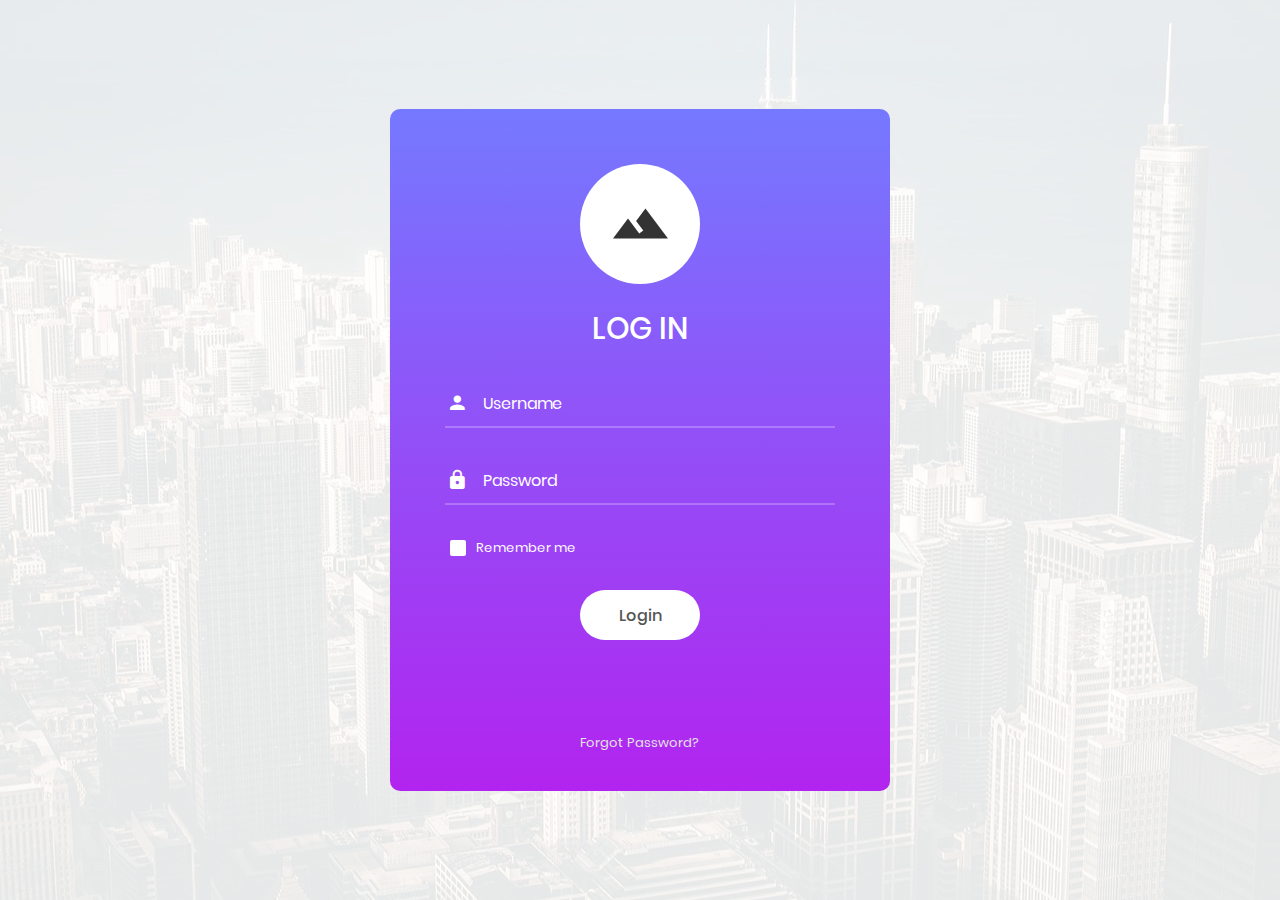
<file: MvcProje/AdminLTE-3.0.4/LoginRegister/index.html>
<!DOCTYPE html>
<html lang="en">
<head>
	<title>Login V3</title>
	<meta charset="UTF-8">
	<meta name="viewport" content="width=device-width, initial-scale=1">
<!--===============================================================================================-->	
	<link rel="icon" type="image/png" href="images/icons/favicon.ico"/>
<!--===============================================================================================-->
	<link rel="stylesheet" type="text/css" href="vendor/bootstrap/css/bootstrap.min.css">
<!--===============================================================================================-->
	<link rel="stylesheet" type="text/css" href="fonts/font-awesome-4.7.0/css/font-awesome.min.css">
<!--===============================================================================================-->
	<link rel="stylesheet" type="text/css" href="fonts/iconic/css/material-design-iconic-font.min.css">
<!--===============================================================================================-->
	<link rel="stylesheet" type="text/css" href="vendor/animate/animate.css">
<!--===============================================================================================-->	
	<link rel="stylesheet" type="text/css" href="vendor/css-hamburgers/hamburgers.min.css">
<!--===============================================================================================-->
	<link rel="stylesheet" type="text/css" href="vendor/animsition/css/animsition.min.css">
<!--===============================================================================================-->
	<link rel="stylesheet" type="text/css" href="vendor/select2/select2.min.css">
<!--===============================================================================================-->	
	<link rel="stylesheet" type="text/css" href="vendor/daterangepicker/daterangepicker.css">
<!--===============================================================================================-->
	<link rel="stylesheet" type="text/css" href="css/util.css">
	<link rel="stylesheet" type="text/css" href="css/main.css">
<!--===============================================================================================-->
</head>
<body>
	
	<div class="limiter">
		<div class="container-login100" style="background-image: url('images/bg-01.jpg');">
			<div class="wrap-login100">
				<form class="login100-form validate-form">
					<span class="login100-form-logo">
						<i class="zmdi zmdi-landscape"></i>
					</span>

					<span class="login100-form-title p-b-34 p-t-27">
						Log in
					</span>

					<div class="wrap-input100 validate-input" data-validate = "Enter username">
						<input class="input100" type="text" name="username" placeholder="Username">
						<span class="focus-input100" data-placeholder="&#xf207;"></span>
					</div>

					<div class="wrap-input100 validate-input" data-validate="Enter password">
						<input class="input100" type="password" name="pass" placeholder="Password">
						<span class="focus-input100" data-placeholder="&#xf191;"></span>
					</div>

					<div class="contact100-form-checkbox">
						<input class="input-checkbox100" id="ckb1" type="checkbox" name="remember-me">
						<label class="label-checkbox100" for="ckb1">
							Remember me
						</label>
					</div>

					<div class="container-login100-form-btn">
						<button class="login100-form-btn">
							Login
						</button>
					</div>

					<div class="text-center p-t-90">
						<a class="txt1" href="#">
							Forgot Password?
						</a>
					</div>
				</form>
			</div>
		</div>
	</div>
	

	<div id="dropDownSelect1"></div>
	
<!--===============================================================================================-->
	<script src="vendor/jquery/jquery-3.2.1.min.js"></script>
<!--===============================================================================================-->
	<script src="vendor/animsition/js/animsition.min.js"></script>
<!--===============================================================================================-->
	<script src="vendor/bootstrap/js/popper.js"></script>
	<script src="vendor/bootstrap/js/bootstrap.min.js"></script>
<!--===============================================================================================-->
	<script src="vendor/select2/select2.min.js"></script>
<!--===============================================================================================-->
	<script src="vendor/daterangepicker/moment.min.js"></script>
	<script src="vendor/daterangepicker/daterangepicker.js"></script>
<!--===============================================================================================-->
	<script src="vendor/countdowntime/countdowntime.js"></script>
<!--===============================================================================================-->
	<script src="js/main.js"></script>

</body>
</html>
</file>
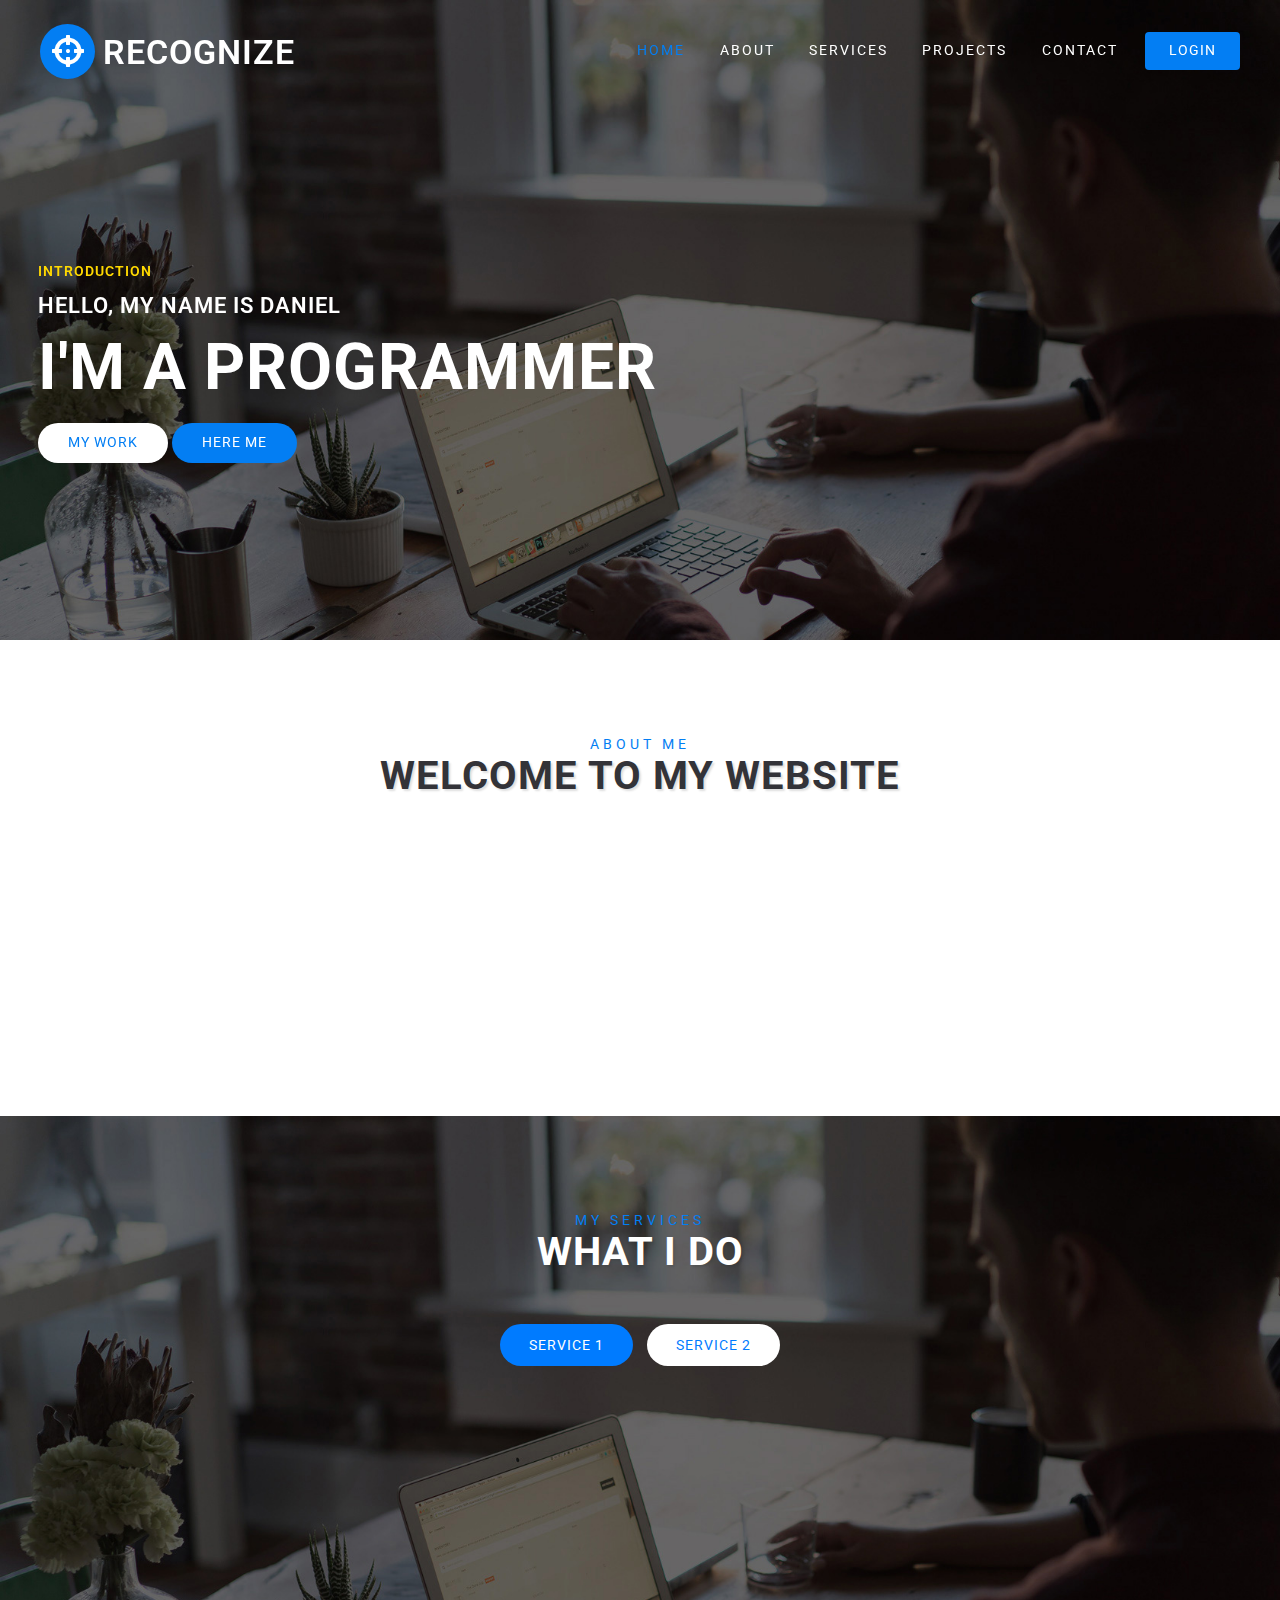
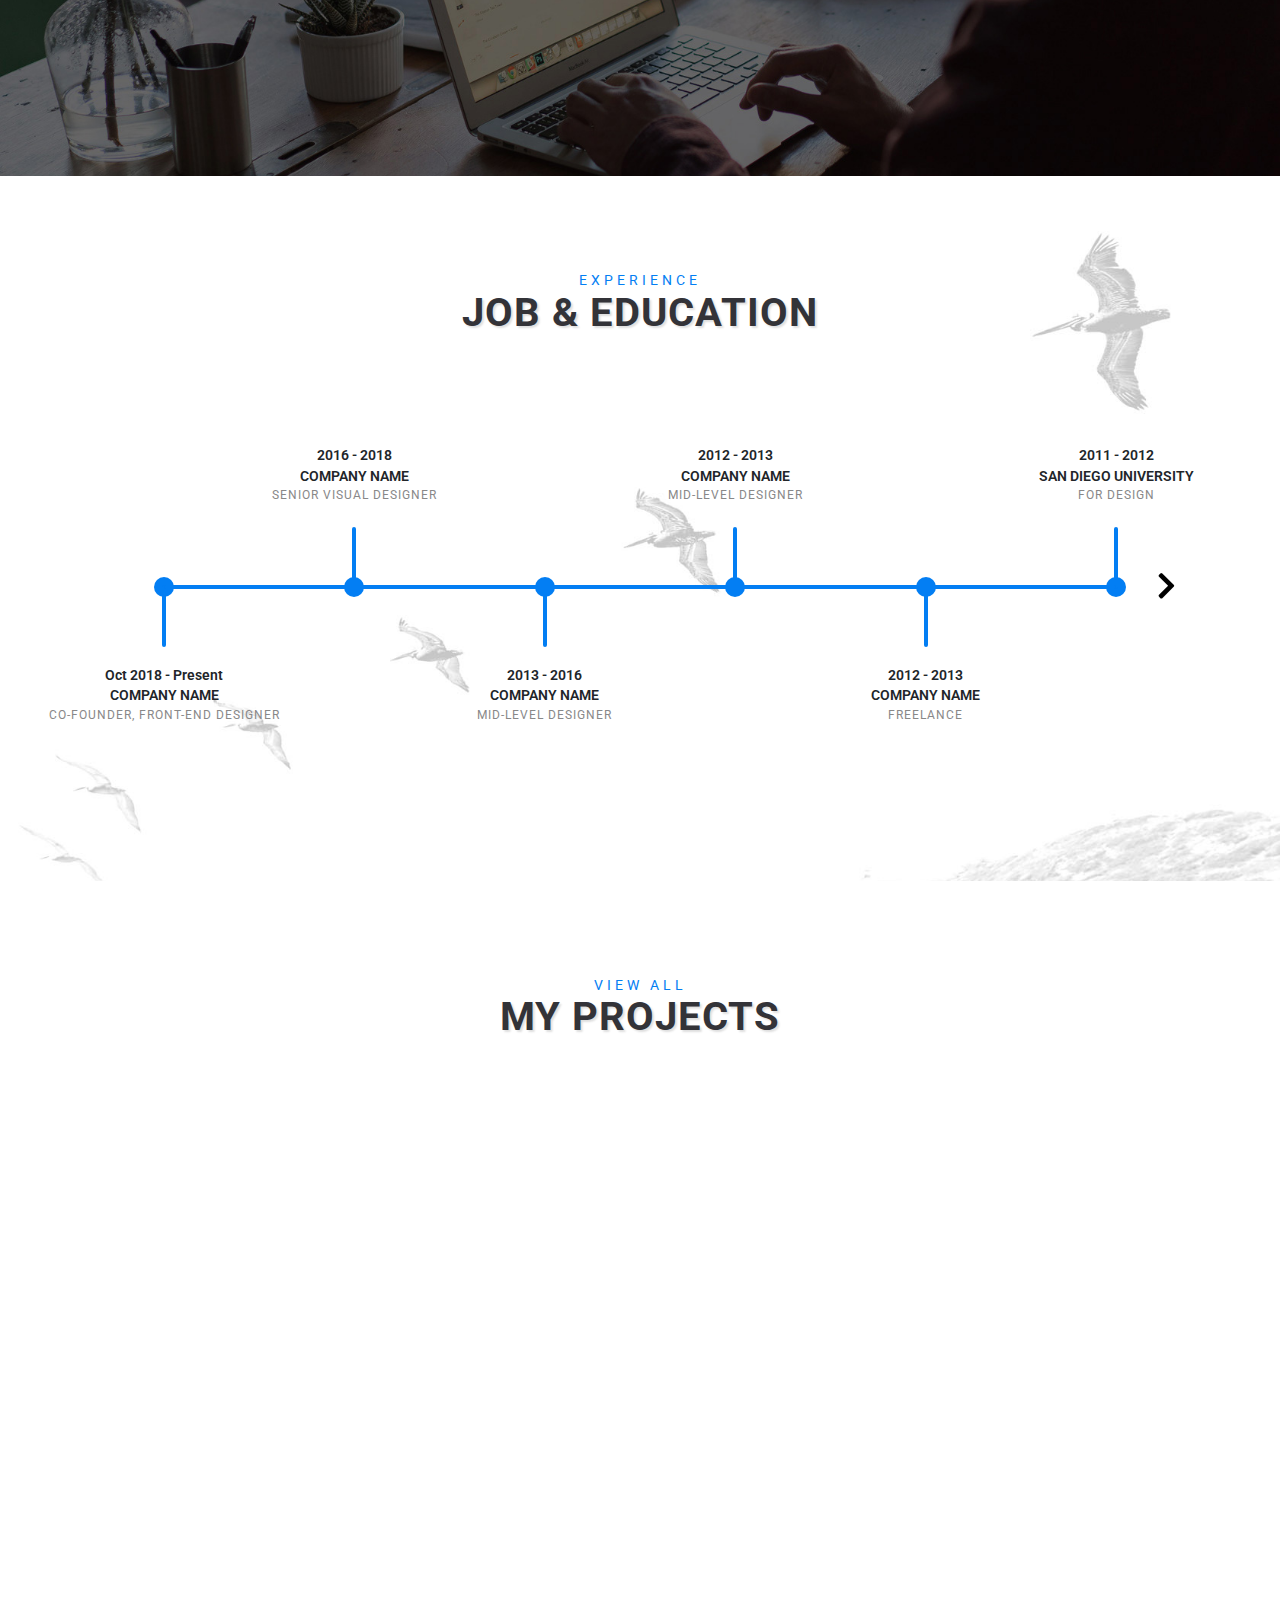
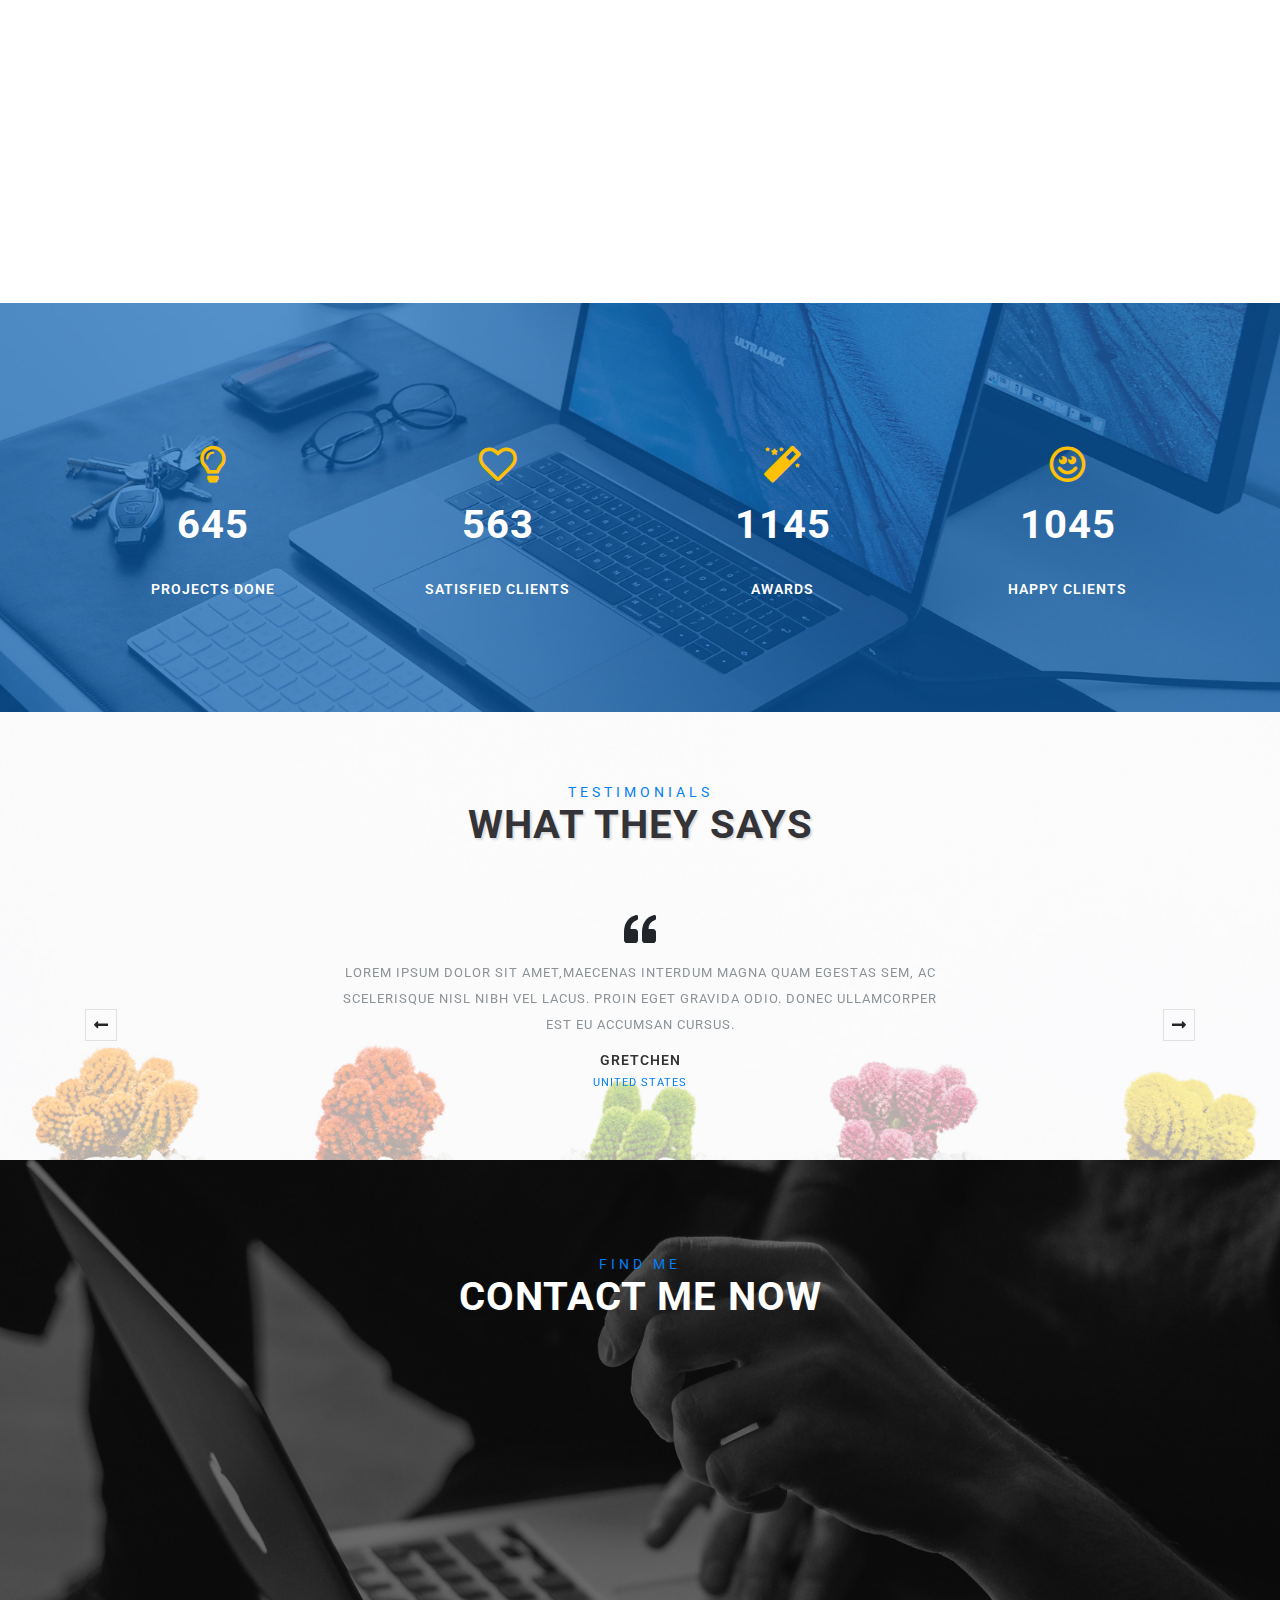
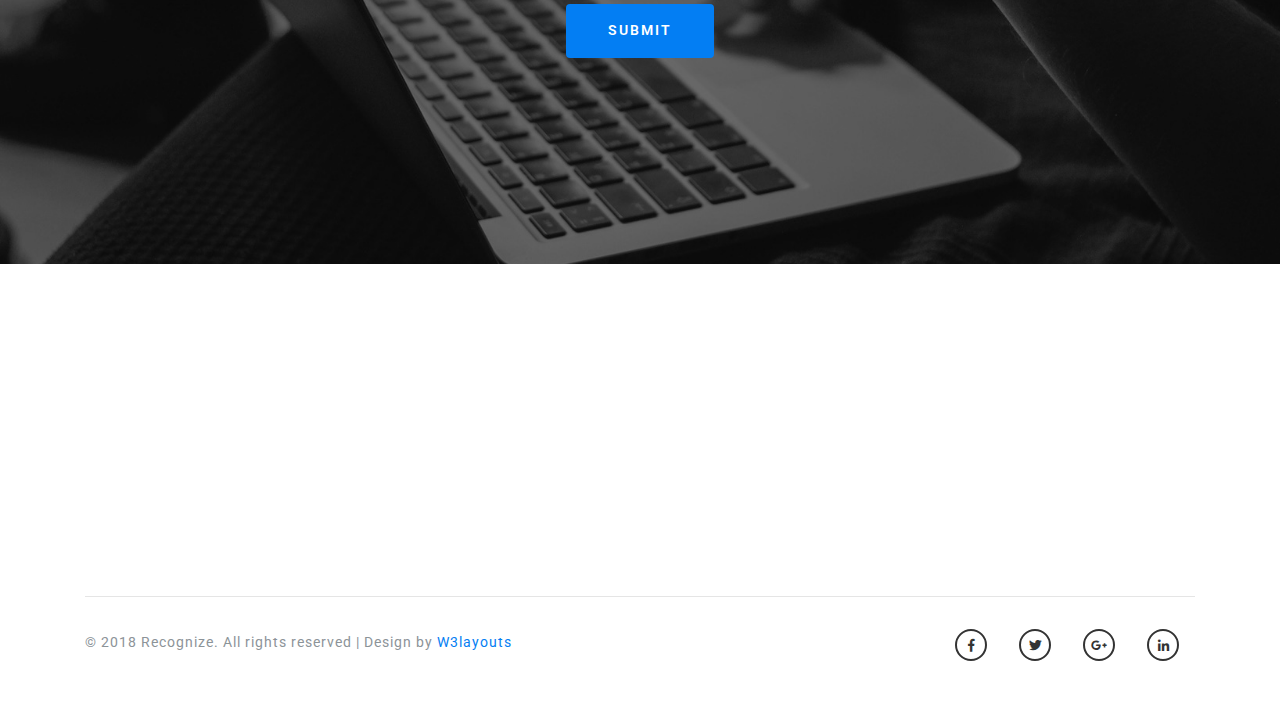
<file: MvcProje/AdminLTE-3.0.4/web1/index.html>
<!--
Author: W3layouts
Author URL: http://w3layouts.com
License: Creative Commons Attribution 3.0 Unported
License URL: http://creativecommons.org/licenses/by/3.0/
-->

<!DOCTYPE html>
<html lang="zxx">

<head>
    <title>Recognize Personal Category Bootstrap Responsive Template | Home :: W3layouts</title>
    <!-- Meta tag Keywords -->
    <meta name="viewport" content="width=device-width, initial-scale=1">
    <meta charset="UTF-8" />
    <meta name="keywords" content="Recognize Responsive web template, Bootstrap Web Templates, Flat Web Templates, Android Compatible web template, Smartphone Compatible web template, free webdesigns for Nokia, Samsung, LG, SonyEricsson, Motorola web design" />
    <script>
        addEventListener("load", function() {
            setTimeout(hideURLbar, 0);
        }, false);

        function hideURLbar() {
            window.scrollTo(0, 1);
        }

    </script>
    <!-- //Meta tag Keywords -->

    <!-- Custom-Files -->
    <link rel="stylesheet" href="css/bootstrap.css">
    <!-- Bootstrap-Core-CSS -->
    <link href="css/simpleLightbox.css" rel='stylesheet' type='text/css' />
    <link href="css/roadmap.css" rel="stylesheet" type="text/css" />
    <!-- Banner-Slider-CSS -->
    <link rel="stylesheet" href="css/snow.css">
    <link rel="stylesheet" href="css/aos.css">
    <link href='css/aos-animation.css' rel='stylesheet prefetch' type="text/css" media="all" />
    <link rel="stylesheet" href="css/style.css" type="text/css" media="all" />
    <!-- Style-CSS -->
    <link rel="stylesheet" href="css/fontawesome-all.css">
    <!-- Font-Awesome-Icons-CSS -->
    <!-- /Fonts -->
    <link href="//fonts.googleapis.com/css?family=Roboto:100,100i,300,400,400i,500,500i,700,700i,900" rel="stylesheet">
    <!-- //Fonts -->

</head>

<body>
    <!-- mian-content -->
    <header class="index-banner" id="home">
        <!-- nav -->
        <nav class="main-header d-flex">
            <div id="brand">
                <div id="logo">
                    <a href="index.html">
                      <i class="fas fa-crosshairs"></i>
                    </a>
                </div>
                <div id="word-mark">
                    <h1>
                        <a href="index.html">Recognize</a>
                    </h1>
                </div>
            </div>
            <div id="menu">
                <div id="menu-toggle">
                    <div id="menu-icon">
                        <div class="bar"></div>
                        <div class="bar"></div>
                        <div class="bar"></div>
                    </div>
                </div>
                <ul class="text-center nav-honey">
                    <li>
                        <a href="index.html" class="active ">Home</a>
                    </li>
                    <li>
                        <a class="scroll" href="#about">About</a>
                    </li>
                    <li>
                        <a class="scroll" href="#services">Services</a>
                    </li>
                    <li>
                        <a class="scroll" href="#projects">Projects</a>
                    </li>
                    <li>
                        <a class="scroll" href="#contact">Contact</a>
                    </li>
                    <li class="login">
                        <button type="button" class="btn login-btn text-uppercase " data-toggle="modal" data-target="#exampleModalCenter">
                          Login
                        </button>
                    </li>
                </ul>
            </div>
            <div class="clearfix"></div>
        </nav>
        <!-- //nav -->
        <!-- banner -->
        <div class="banner_section">
            <div class="snow-container">
                <div class="snow foreground"></div>
                <div class="snow foreground layered"></div>
                <div class="snow middleground"></div>
                <div class="snow middleground layered"></div>
                <div class="snow background"></div>
                <div class="snow background layered"></div>
            </div>
            <div class="banner-info text-uppercase">
                <h6 data-aos="fade-right">Introduction</h6>
                <h5 data-aos="fade-right">Hello, my name is Daniel</h5>
                <h3 data-text="I'm a Programmer">I'm a Programmer</h3>
                <div class="ban-buttons mt-3" data-aos="fade-right">
                    <a class="btn work scroll" href="#projects">My Work</a>
                    <a class="btn work scroll active" href="#contact">Here me</a>
                </div>

            </div>
        </div>
        <!-- //banner -->
    </header>
    <!-- //header -->
    <!--// banner-slider -->
    <!-- banner-bottom-wthree -->
    <section class="banner-bottom-wthree py-lg-5 py-md-5 py-4" id="about">
        <div class="container">
            <div class="inner-sec-w3ls py-lg-5 py-4">
                <div class="info-about text-center">
                    <h4 class="sub-tittle-w3">About Me</h4>
                    <h3 class="tittle-w3 text-uppercase mb-lg-5 mb-3">Welcome to My website</h3>
                    <div class="row mt-lg-5 mt-3">
                        <div class="col-lg-4 progress-info-content text-left">
                            <div class="progress-one my-lg-5" data-aos="fade-up">
                                <h4 class="progress-tittle-w3">Web Design</h4>
                                <div class="progress">
                                    <div class="progress-bar progress-bar-striped" role="progressbar" style="width: 10%" aria-valuenow="10" aria-valuemin="0" aria-valuemax="100"></div>
                                </div>
                            </div>
                            <div class="progress-one" data-aos="fade-up">
                                <h4 class="progress-tittle-w3">Branding</h4>
                                <div class="progress">
                                    <div class="progress-bar progress-bar-striped bg-success" role="progressbar" style="width: 25%" aria-valuenow="25" aria-valuemin="0" aria-valuemax="100"></div>
                                </div>
                            </div>

                        </div>
                        <div class="col-lg-4 progress-info-content text-left">
                            <div class="progress-one my-lg-5" data-aos="fade-up">
                                <h4 class="progress-tittle-w3">PHP Development</h4>
                                <div class="progress">
                                    <div class="progress-bar progress-bar-striped bg-info" role="progressbar" style="width: 50%" aria-valuenow="50" aria-valuemin="0" aria-valuemax="100"></div>
                                </div>
                            </div>
                            <div class="progress-one" data-aos="fade-up">
                                <h4 class="progress-tittle-w3">Marketing</h4>
                                <div class="progress">
                                    <div class="progress-bar progress-bar-striped bg-warning" role="progressbar" style="width: 70%" aria-valuenow="70" aria-valuemin="0" aria-valuemax="100"></div>
                                </div>
                            </div>
                        </div>
                        <div class="col-lg-4 progress-info-content text-left">
                            <div class="progress-one my-lg-5" data-aos="fade-up">
                                <h4 class="progress-tittle-w3">Photography</h4>
                                <div class="progress">
                                    <div class="progress-bar progress-bar-striped bg-secondary" role="progressbar" style="width: 90%" aria-valuenow="90" aria-valuemin="0" aria-valuemax="100"></div>
                                </div>
                            </div>
                            <div class="progress-one" data-aos="fade-up">
                                <h4 class="progress-tittle-w3">
                                    SEO</h4>
                                <div class="progress">

                                    <div class="progress-bar progress-bar-striped bg-danger" role="progressbar" style="width: 100%" aria-valuenow="100" aria-valuemin="0" aria-valuemax="100"></div>

                                </div>
                            </div>


                        </div>
                    </div>
                </div>
            </div>
        </div>
    </section>
    <!--// ab -->
    <!-- /services -->
    <section class="services py-md-5 py-4" id="services">
        <div class="container">
            <div class="inner-sec-w3ls py-md-5 py-4">
                <h4 class="sub-tittle-w3 text-uppercase text-center">My Services</h4>
                <h3 class="tittle-w3 text-uppercase mb-lg-5 mb-3 text-center text-white">What i do</h3>
                <div class="price-right">
                    <div class="tabs">
                        <ul class="nav nav-pills my-md-5 my-3 justify-content-center" id="pills-tab" role="tablist">
                            <li class="nav-item">
                                <a class="nav-link active" id="pills-home-tab" data-toggle="pill" href="#pills-home" role="tab" aria-controls="pills-home" aria-selected="true">Service 1</a>
                            </li>
                            <li class="nav-item">
                                <a class="nav-link" id="pills-profile-tab" data-toggle="pill" href="#pills-profile" role="tab" aria-controls="pills-profile" aria-selected="false">Service 2</a>
                            </li>

                        </ul>
                        <div class="tab-content" id="pills-tabContent">
                            <div class="tab-pane fade show active" id="pills-home" role="tabpanel" aria-labelledby="pills-home-tab">
                                <div class="menu-grids mt-4">
                                    <div class="row t-in">
                                        <div class="col-lg-4 service-in text-center" data-aos="flip-up">
                                            <div class="card">
                                                <div class="card-body">
                                                    <i class="fas fa-list-ul mb-4"></i>
                                                    <h5 class="card-title text-uppercase">Professional Code</h5>
                                                    <p class="card-text">Lorem ipsum dolor sit amet consectetur elit,Adipisicing elit tempor.</p>
                                                </div>
                                            </div>

                                        </div>
                                        <div class="col-lg-4 service-in text-center" data-aos="flip-up">
                                            <div class="card">
                                                <div class="card-body">
                                                    <i class="far fa-lightbulb mb-4"></i>
                                                    <h5 class="card-title text-uppercase">Creative Ideas</h5>
                                                    <p class="card-text">Lorem ipsum dolor sit amet consectetur elit,Adipisicing elit tempor.</p>
                                                </div>
                                            </div>

                                        </div>
                                        <div class="col-lg-4 service-in text-center" data-aos="flip-up">
                                            <div class="card">
                                                <div class="card-body">
                                                    <i class="far fa-clone mb-4"></i>
                                                    <h5 class="card-title text-uppercase">SEO & Marketing</h5>
                                                    <p class="card-text">Lorem ipsum dolor sit amet consectetur elit,Adipisicing elit tempor.</p>
                                                </div>
                                            </div>

                                        </div>
                                    </div>
                                </div>
                            </div>
                            <div class="tab-pane fade" id="pills-profile" role="tabpanel" aria-labelledby="pills-profile-tab">
                                <div class="menu-grids mt-4">
                                    <div class="row t-in">
                                        <div class="col-lg-4 service-in text-center">
                                            <div class="card">
                                                <div class="card-body">
                                                    <i class="far fa-heart mb-4"></i>
                                                    <h5 class="card-title">User Friendly</h5>
                                                    <p class="card-text">Lorem ipsum dolor sit amet consectetur elit,Adipisicing elit tempor.</p>
                                                </div>
                                            </div>

                                        </div>
                                        <div class="col-lg-4 service-in text-center">
                                            <div class="card">
                                                <div class="card-body">
                                                    <i class="fas fa-magic mb-4"></i>
                                                    <h5 class="card-title">Web Development</h5>
                                                    <p class="card-text">Lorem ipsum dolor sit amet consectetur elit,Adipisicing elit tempor.</p>
                                                </div>
                                            </div>

                                        </div>

                                        <div class="col-lg-4 service-in text-center">
                                            <div class="card">
                                                <div class="card-body">
                                                    <i class="fas fa-sliders-h mb-4"></i>
                                                    <h5 class="card-title">Portfolio Options</h5>
                                                    <p class="card-text">Lorem ipsum dolor sit amet consectetur elit,Adipisicing elit tempor.</p>
                                                </div>
                                            </div>
                                        </div>

                                    </div>
                                </div>
                            </div>
                        </div>
                    </div>
                </div>
            </div>
        </div>
    </section>
    <!-- //services -->
    <!-- /experience -->
    <section class="experience py-lg-5 py-4" id="experience">
        <div class="timeline py-lg-5 py-3">
            <h4 class="sub-tittle-w3 text-uppercase text-center">Experience</h4>
            <h3 class="tittle-w3 text-uppercase mb-lg-5 mb-3 text-center">Job & Education</h3>
            <div id="my-timeline"></div>
        </div>

    </section>
    <!-- //experience -->
    <!--gallery  -->
    <section class="gallery py-md-5 py-3" id="projects">
        <div class="gallery-inner container py-md-5 pb-3">
            <h4 class="sub-tittle-w3 text-uppercase text-center">View all</h4>
            <h3 class="tittle-w3 text-uppercase mb-lg-5 mb-3 text-center">My Projects</h3>
            <div class="row">

                <div class="col-md-4 proj_gallery_grid" data-aos="zoom-in">
                    <div class="section_1_gallery_grid">
                        <a title="Donec sapien massa, placerat ac sodales ac, feugiat quis est." href="images/g1.jpg">
                            <div class="section_1_gallery_grid1">
                                <img src="images/g1.jpg" alt=" " class="img-fluid" />
                                <div class="proj_gallery_grid1_pos">
                                    <h3>Recognize</h3>

                                </div>
                            </div>
                        </a>
                    </div>
                    <div class="section_1_gallery_grid" data-aos="zoom-in">
                        <a title="Donec sapien massa, placerat ac sodales ac, feugiat quis est." href="images/g2.jpg">
                            <div class="section_1_gallery_grid1">
                                <img src="images/g2.jpg" alt=" " class="img-fluid" />
                                <div class="proj_gallery_grid1_pos">
                                    <h3>Recognize</h3>

                                </div>
                            </div>
                        </a>
                    </div>
                    <div class="section_1_gallery_grid" data-aos="zoom-in">
                        <a title="Donec sapien massa, placerat ac sodales ac, feugiat quis est." href="images/g3.jpg">
                            <div class="section_1_gallery_grid1">
                                <img src="images/g3.jpg" alt=" " class="img-fluid" />
                                <div class="proj_gallery_grid1_pos">
                                    <h3>Recognize</h3>

                                </div>
                            </div>
                        </a>
                    </div>
                </div>
                <div class="col-md-4 proj_gallery_grid" data-aos="zoom-in">
                    <div class="section_1_gallery_grid">
                        <a title="Donec sapien massa, placerat ac sodales ac, feugiat quis est." href="images/g4.jpg">
                            <div class="section_1_gallery_grid1">
                                <img src="images/g4.jpg" alt=" " class="img-fluid" />
                                <div class="proj_gallery_grid1_pos">
                                    <h3>Recognize</h3>
                                </div>
                            </div>
                        </a>
                    </div>
                    <div class="section_1_gallery_grid" data-aos="zoom-in">
                        <a title="Donec sapien massa, placerat ac sodales ac, feugiat quis est." href="images/g5.jpg">
                            <div class="section_1_gallery_grid1">
                                <img src="images/g5.jpg" alt=" " class="img-fluid" />
                                <div class="proj_gallery_grid1_pos">
                                    <h3>Recognize</h3>

                                </div>
                            </div>
                        </a>
                    </div>
                    <div class="section_1_gallery_grid" data-aos="zoom-in">
                        <a title="Donec sapien massa, placerat ac sodales ac, feugiat quis est." href="images/g6.jpg">
                            <div class="section_1_gallery_grid1">
                                <img src="images/g6.jpg" alt=" " class="img-fluid" />
                                <div class="proj_gallery_grid1_pos">
                                    <h3>Recognize</h3>

                                </div>
                            </div>
                        </a>
                    </div>
                </div>
                <div class="col-md-4 proj_gallery_grid" data-aos="zoom-in">
                    <div class="section_1_gallery_grid">
                        <a title="Donec sapien massa, placerat ac sodales ac, feugiat quis est." href="images/g7.jpg">
                            <div class="section_1_gallery_grid1">
                                <img src="images/g7.jpg" alt=" " class="img-fluid" />
                                <div class="proj_gallery_grid1_pos">
                                    <h3>Recognize</h3>

                                </div>
                            </div>
                        </a>
                    </div>
                    <div class="section_1_gallery_grid" data-aos="zoom-in">
                        <a title="Donec sapien massa, placerat ac sodales ac, feugiat quis est." href="images/g8.jpg">
                            <div class="section_1_gallery_grid1">
                                <img src="images/g8.jpg" alt=" " class="img-fluid" />
                                <div class="proj_gallery_grid1_pos">
                                    <h3>Recognize</h3>
                                </div>
                            </div>
                        </a>
                    </div>
                    <div class="section_1_gallery_grid" data-aos="zoom-in">
                        <a title="Donec sapien massa, placerat ac sodales ac, feugiat quis est." href="images/g9.jpg">
                            <div class="section_1_gallery_grid1">
                                <img src="images/g9.jpg" alt=" " class="img-fluid" />
                                <div class="proj_gallery_grid1_pos">
                                    <h3>Recognize</h3>

                                </div>
                            </div>
                        </a>
                    </div>
                </div>

                <!--end portfolio-area -->
            </div>
            <!-- //gallery container -->
        </div>
    </section>
    <!-- //gallery -->
    <!--/stats-->
    <section class="stats py-lg-5 py-4" id="stats">
        <div class="gallery-inner container py-md-5 py-4">
            <div class="row mt-lg-5 stats-con text-white">
                <div class="col-sm-3 col-6 stats_info counter_grid">

                    <i class="far fa-lightbulb"></i>
                    <p class="counter">645</p>
                    <h4>Projects Done</h4>

                </div>
                <div class="col-sm-3 col-6 stats_info counter_grid1">

                    <i class="far fa-heart"></i>
                    <p class="counter">563</p>
                    <h4>Satisfied Clients</h4>

                </div>
                <div class="col-sm-3 col-6 stats_info counter_grid">

                    <i class="fas fa-magic"></i>
                    <p class="counter">1145</p>
                    <h4>Awards</h4>

                </div>
                <div class="col-sm-3 col-6 stats_info counter_grid2">

                    <i class="far fa-smile"></i>
                    <p class="counter">1045</p>
                    <h4>Happy Clients</h4>

                </div>
            </div>
        </div>
    </section>
    <!--//stats-->
    <!-- /testimonials -->
    <div class="testimonials py-lg-5 py-4" id="clients">
        <div class="testimonials-inner container py-lg-4 py-3">
            <h4 class="sub-tittle-w3 text-uppercase text-center">Testimonials</h4>
            <h3 class="tittle-w3 text-uppercase mb-lg-5 mb-3 text-center">What They Says</h3>
            <div id="carouselExampleControls" class="carousel slide" data-ride="carousel">
                <div class="carousel-inner" role="listbox">
                    <div class="carousel-item active">
                        <div class="testimonials_grid center">
                            <div class="testimonials_grid-inn text-uppercase">
                                <i class="fas fa-quote-left"></i>
                                <p>Lorem ipsum dolor sit amet,Maecenas interdum magna quam egestas sem, ac scelerisque nisl nibh vel lacus. Proin eget gravida odio. Donec ullamcorper est eu accumsan cursus.</p>
                            </div>
                            <h3>Gretchen </h3>

                            <label>United States</label>
                        </div>
                    </div>
                    <div class="carousel-item">
                        <div class="testimonials_grid text-center">
                            <div class="testimonials_grid-inn text-uppercase">
                                <i class="fas fa-quote-left"></i>
                                <p>Lorem ipsum dolor sit amet,Maecenas interdum magna quam egestas sem, ac scelerisque nisl nibh vel lacus. Proin eget gravida odio. Donec ullamcorper est eu accumsan cursus.</p>
                            </div>
                            <h3>Anne Marc

                            </h3>
                            <label>United States</label>

                        </div>
                    </div>
                    <div class="carousel-item">
                        <div class="testimonials_grid">
                            <div class="testimonials_grid-inn text-uppercase">
                                <i class="fas fa-quote-left"></i>
                                <p>Maecenas interdum, metus vitae tincidunt porttitor, magna quam egestas sem, ac scelerisque nisl nibh vel lacus. Proin eget gravida odio. Donec ullamcorper est eu accumsan cursus.</p>

                            </div>
                            <h3>Harry Baker

                            </h3>
                            <label>United States</label>

                        </div>
                    </div>
                    <a class="carousel-control-prev test" href="#carouselExampleControls" role="button" data-slide="prev">
									<span class="fas fa-long-arrow-alt-left"></span>
									<span class="sr-only">Previous</span>
								</a>
                    <a class="carousel-control-next test" href="#carouselExampleControls" role="button" data-slide="next">
									<span class="fas fa-long-arrow-alt-right" aria-hidden="true"></span>
									<span class="sr-only">Next</span>

								</a>
                </div>
            </div>
        </div>
    </div>
    <!-- //testimonials -->
    <!-- /Contact-->
    <section class="contact py-lg-5 py-md-5 py-3" id="contact">
        <div class="container">
            <div class="inner-sec-w3ls py-lg-5 py-3">
                <h4 class="sub-tittle-w3 text-uppercase text-center">Find Me</h4>
                <h3 class="tittle-w3 text-uppercase mb-lg-5 mb-3 text-center text-white">Contact Me Now</h3>

                <div class="contact_grid_right">
                    <form action="#" method="post">
                        <div class="row contact_left_grid">
                            <div class="col-md-6 con-left" data-aos="fade-up">
                                <div class="form-group">

                                    <input class="form-control" type="text" name="Name" placeholder="" required="">
                                </div>
                                <div class="form-group">

                                    <input class="form-control" type="email" name="Email" placeholder="" required="">
                                </div>
                                <div class="form-group">

                                    <input class="form-control" type="text" name="Subject" placeholder="" required="">
                                </div>
                            </div>
                            <div class="col-md-6 con-right" data-aos="fade-up">
                                <div class="form-group">
                                    <textarea id="textarea" placeholder="" required=""></textarea>
                                </div>
                            </div>
                            <div class="sub-honey mx-auto mt-3">
                                <input class="form-control" type="submit" value="Submit"> </div>
                        </div>
                    </form>
                </div>
                <div class="address row mt-lg-5">

                    <div class="col-md-4 address-grid" data-aos="flip-up">
                        <div class="address-info">
                            <div class="address-left text-center">
                                <i class="far fa-map"></i>
                            </div>
                            <div class="address-right text-center">
                                <h6 class="my-3">Address</h6>
                                <p> California, USA

                                </p>
                            </div>
                        </div>

                    </div>
                    <div class="col-md-4 address-grid" data-aos="flip-up">
                        <div class="address-info">
                            <div class="address-left text-center">
                                <i class="far fa-envelope"></i>
                            </div>
                            <div class="address-right text-center">
                                <h6 class="my-3">Email</h6>
                                <p>Email :
                                    <a href="mailto:example@email.com"> mail@example.com</a>

                                </p>
                            </div>

                        </div>
                    </div>
                    <div class="col-md-4 address-grid" data-aos="flip-up">
                        <div class="address-info">
                            <div class="address-left text-center">
                                <i class="fas fa-mobile-alt"></i>
                            </div>
                            <div class="address-right text-center">
                                <h6 class="my-3">Phone</h6>
                                <p>+1 234 567 8901</p>

                            </div>

                        </div>
                    </div>
                </div>
            </div>
        </div>
    </section>
    <!-- //Contact -->
    <!--/footer-->
    <footer class="footer text-left">
        <div class="container py-4 py-sm-5">

            <div class="row py-sm-4 py-3">
                <div class="col-lg-2 col-md-4">
                    <ul class="list-footer" data-aos="fade-up">
                        <li>
                            <a href="#home" class="nav-link scroll">
                                Home
                            </a>
                        </li>
                        <li class="my-2">
                            <a href="#about" class="nav-link scroll">
                               About
                            </a>
                        </li>
                        <li class="my-2">
                            <a href="#services" class="nav-link scroll">
                               Services
                            </a>
                        </li>
                        <li class="mb-2">
                            <a href="#projects" class="nav-link scroll">
                              Projects
                            </a>
                        </li>
                        <li>
                            <a href="#contact" class="nav-link scroll">
                                Contact Us
                            </a>
                        </li>
                    </ul>
                </div>
                <div class="col-lg-2 col-md-4 col-sm-6 mt-sm-5">
                    <ul class="list-footer" data-aos="fade-up">
                        <li>
                            <a href="#register" data-toggle="modal" data-target="#exampleModalCenter" class="nav-link scroll">
                                Login
                            </a>
                        </li>
                        <li class="my-2">
                            <a href="#" data-toggle="modal" data-target="#exampleModalCenter2" class="nav-link">
                               Register
                            </a>
                        </li>
                        <li class="my-2">
                            <a href="#" class="nav-link">
                                License
                            </a>
                        </li>
                    </ul>
                </div>
                <div class="offset-lg-4"></div>
                <div class="col-lg-4 footer-end-grid mt-md-0 mt-sm-5" data-aos="fade-up">
                    <h2>
                        <a href="index.html">
                   <i class="fas fa-crosshairs"></i> Recognize
                </a>
                    </h2>
                </div>
            </div>
            <hr>
            <div class="d-flex justify-content-between pt-lg-3  footer-bottom-cpy">
                <div class="copy-right-w3ls">
                    <p>© 2018 Recognize. All rights reserved | Design by
                        <a href="http://w3layouts.com/"> W3layouts </a>

                    </p>
                </div>
                <div class="social-content pb-md-0 pb-4">
                    <ul class="social-icons text-center d-flex">
                        <li class="ml-lg-5">
                            <a href="#">
                                <i class="fab fa-facebook-f"></i>
                            </a>
                        </li>
                        <li>
                            <a href="#">
                                <i class="fab fa-twitter"></i>
                            </a>
                        </li>
                        <li>
                            <a href="#">
                                <i class="fab fa-google-plus-g"></i>
                            </a>
                        </li>
                        <li>
                            <a href="#">
                                <i class="fab fa-linkedin-in"></i>
                            </a>
                        </li>
                    </ul>
                </div>
            </div>
        </div>
    </footer>
    <!--//footer-->

    <!--model-forms-->
    <!--/Login-->
    <div class="modal fade" id="exampleModalCenter" tabindex="-1" role="dialog" aria-hidden="true">
        <div class="modal-dialog modal-dialog-centered" role="document">
            <div class="modal-content">
                <div class="modal-header text-center">
                    <button type="button" class="close" data-dismiss="modal" aria-label="Close">
                        <span aria-hidden="true">&times;</span>
                    </button>
                </div>
                <div class="modal-body">

                    <div class="login px-4 mx-auto mw-100">
                        <h5 class="text-center mb-4">Login Now</h5>
                        <form action="#" method="post">
                            <div class="form-group">
                                <label class="mb-2">Email address</label>
                                <input type="email" class="form-control" id="exampleInputEmail1" aria-describedby="emailHelp" placeholder="" required="">
                                <small id="emailHelp" class="form-text text-muted">We'll never share your email with anyone else.</small>
                            </div>
                            <div class="form-group">
                                <label class="mb-2">Password</label>
                                <input type="password" class="form-control" id="exampleInputPassword1" placeholder="" required="">
                            </div>
                            <div class="form-check mb-2">
                                <input type="checkbox" class="form-check-input" id="exampleCheck1">
                                <label class="form-check-label" for="exampleCheck1">Check me out</label>
                            </div>
                            <button type="submit" class="btn btn-primary submit mb-4">Sign In</button>
                            <p class="text-center pb-4">
                                <a href="#" data-toggle="modal" data-target="#exampleModalCenter2"> Don't have an account?</a>
                            </p>
                        </form>
                    </div>
                </div>

            </div>
        </div>
    </div>
    <!--//Login-->
    <!--/Register-->
    <div class="modal fade" id="exampleModalCenter2" tabindex="-1" role="dialog" aria-hidden="true">
        <div class="modal-dialog modal-dialog-centered" role="document">
            <div class="modal-content">
                <div class="modal-header text-center">
                    <button type="button" class="close" data-dismiss="modal" aria-label="Close">
                        <span aria-hidden="true">&times;</span>
                    </button>
                </div>
                <div class="modal-body">
                    <div class="login px-4 mx-auto mw-100">
                        <h5 class="text-center mb-4">Register Now</h5>
                        <form action="#" method="post">
                            <div class="form-group">
                                <label>First name</label>

                                <input type="text" class="form-control" id="validationDefault01" placeholder="" required="">
                            </div>
                            <div class="form-group">
                                <label>Last name</label>
                                <input type="text" class="form-control" id="validationDefault02" placeholder="" required="">
                            </div>

                            <div class="form-group">
                                <label class="mb-2">Password</label>
                                <input type="password" class="form-control" id="password1" placeholder="" required="">
                            </div>
                            <div class="form-group">
                                <label>Confirm Password</label>
                                <input type="password" class="form-control" id="password2" placeholder="" required="">
                            </div>

                            <button type="submit" class="btn btn-primary submit mb-4">Register</button>
                            <p class="text-center pb-4">
                                <a href="#">By clicking Register, I agree to your terms</a>
                            </p>
                        </form>

                    </div>
                </div>

            </div>
        </div>
    </div>
    <!--//Register-->

    <script src="js/jquery-2.2.3.min.js"></script>
    <!-- banner-type-text -->
    <script src='js/aos.js'></script>
    <script>
        AOS.init({
            easing: 'ease-out-back',
            duration: 1000
        });

    </script>
    <!-- sticky nav bar-->
    <script>
        $(() => {

            //On Scroll Functionality
            $(window).scroll(() => {
                var windowTop = $(window).scrollTop();
                windowTop > 100 ? $('nav').addClass('navShadow') : $('nav').removeClass('navShadow');
                windowTop > 100 ? $('ul.nav-honey').css('top', '50px') : $('ul.nav-honey').css('top', '160px');
            });

            //Click Logo To Scroll To Top
            $('#logo').on('click', () => {
                $('html,body').animate({
                    scrollTop: 0
                }, 500);
            });

            //            //Smooth Scrolling Using Navigation Menu
            //            $('a[href*="#"]').on('click', function(e) {
            //                $('html,body').animate({
            //                    scrollTop: $($(this).attr('href')).offset().top - 100
            //                }, 500);
            //                e.preventDefault();
            //            });

            //Toggle Menu
            $('#menu-toggle').on('click', () => {
                $('#menu-toggle').toggleClass('closeMenu');
                $('ul').toggleClass('showMenu');

                $('li').on('click', () => {
                    $('ul').removeClass('showMenu');
                    $('#menu-toggle').removeClass('closeMenu');
                });
            });

        });

    </script>
    <!-- //sticky nav bar -->
    <!-- Include jQuery Timeline Plugin -->
    <script src="js/jquery.roadmap.js"></script>

    <script>
        $(document).ready(function() {

            var events = [{
                    date: 'Oct 2018 - Present',
                    content: 'Company Name <small>Co-founder, Front-end Designer</small>'
                },
                {
                    date: '2016 - 2018',
                    content: 'Company Name <small>Senior Visual Designer</small>'
                },
                {
                    date: '2013 - 2016',
                    content: 'Company Name <small>Mid-level Designer</small>'
                },
                {
                    date: '2012 - 2013',
                    content: 'Company Name <small>Mid-level Designer</small>'
                },
                {
                    date: '2012 - 2013',
                    content: 'Company Name <small>Freelance</small>'
                },
                {
                    date: '2011 - 2012',
                    content: 'San Diego university  <small>For Design</small>'
                },
                {
                    date: '2010 - 2011',
                    content: 'New York university  <small>For Graphic Design</small>'
                },

                {
                    date: '2009 - 2010',
                    content: 'New York university  <small>For Graphic Design</small>'
                },

                {
                    date: '2008 - 2009',
                    content: 'New York university  <small>For Graphic Design</small>'
                },
                {
                    date: '2005 - 2008',
                    content: 'Lorem Ipsum  <small>Add Description</small>'
                },
                {
                    date: '2003 - 2005',
                    content: 'Lorem IPsum  <small>Add Description</small>'
                },
                {
                    date: '2001 - 2003',
                    content: 'Lorem IPsum  <small>Add Description</small>'
                }
            ];

            $('#my-timeline').roadmap(events, {
                eventsPerSlide: 6,
                slide: 1,
                prevArrow: '<i class="fas fa-chevron-left"></i>',
                nextArrow: '<i class="fas fa-chevron-right"></i>'
            });
        });

    </script>
    <!-- simpleLightbox -->
    <script src="js/simpleLightbox.js"></script>
    <script>
        $('.proj_gallery_grid a').simpleLightbox();

    </script>
    <!-- //simpleLightbox -->
    <!-- stats -->
    <script src="js/jquery.waypoints.min.js"></script>
    <script src="js/jquery.countup.js"></script>
    <script>
        $('.counter').countUp();

    </script>
    <!-- //stats -->

    <!--/ start-smoth-scrolling -->
    <script src="js/move-top.js"></script>
    <script src="js/easing.js"></script>
    <script>
        jQuery(document).ready(function($) {
            $(".scroll").click(function(event) {
                event.preventDefault();
                $('html,body').animate({
                    scrollTop: $(this.hash).offset().top
                }, 900);
            });
        });

    </script>
    <script>
        $(document).ready(function() {
            /*
            						var defaults = {
            							  containerID: 'toTop', // fading element id
            							containerHoverID: 'toTopHover', // fading element hover id
            							scrollSpeed: 1200,
            							easingType: 'linear' 
            						 };
            						*/

            $().UItoTop({
                easingType: 'easeOutQuart'
            });

        });

    </script>
    <!--// end-smoth-scrolling -->

    <!-- //js -->

    <script src="js/bootstrap.js"></script>

</body>

</html>
</file>
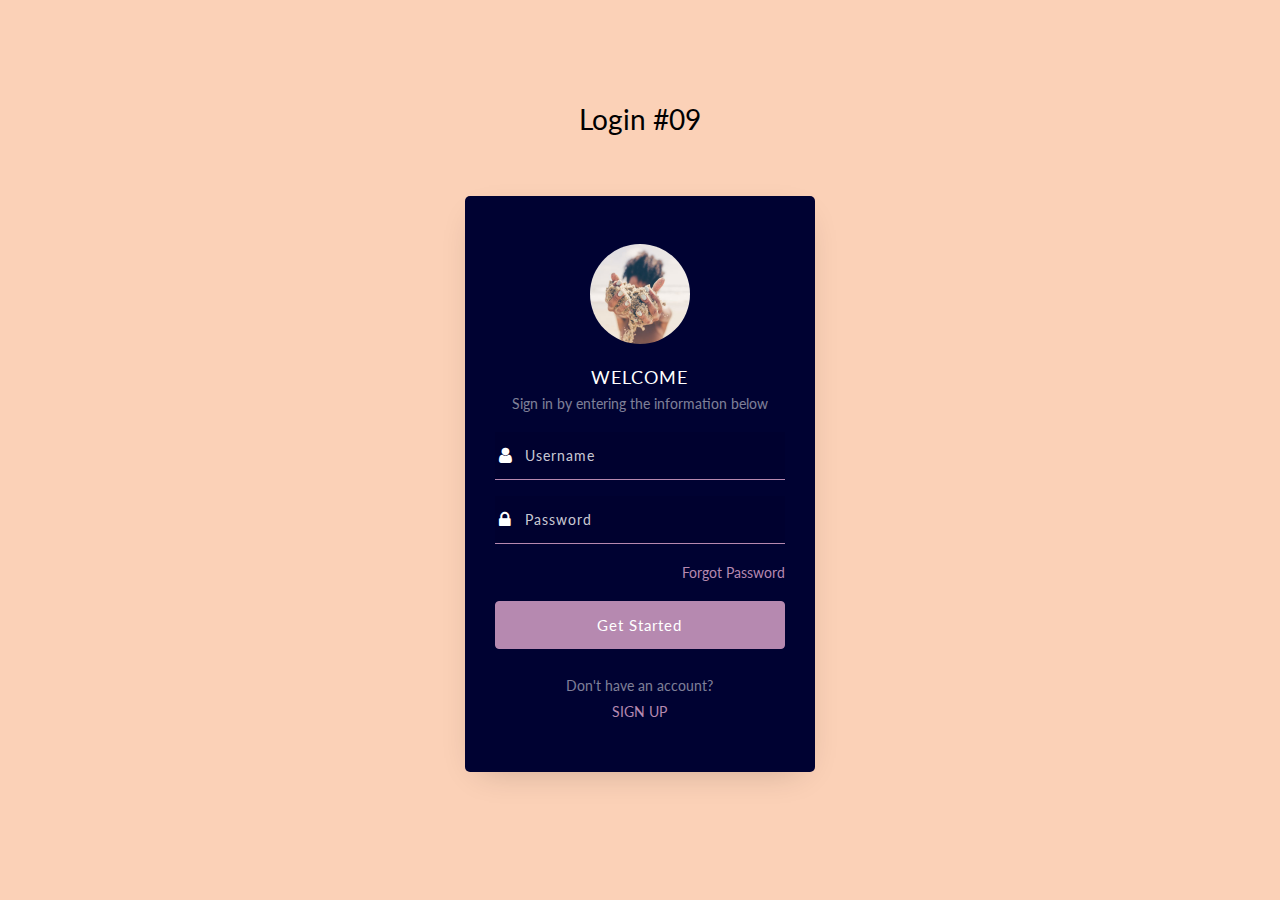
<file: MvcProje/AdminLTE-3.0.4/login-form-19/login-form-19/index.html>
<!doctype html>
<html lang="en">
  <head>
  	<title>Login 09</title>
    <meta charset="utf-8">
    <meta name="viewport" content="width=device-width, initial-scale=1, shrink-to-fit=no">

	<link href="https://fonts.googleapis.com/css?family=Lato:300,400,700&display=swap" rel="stylesheet">

	<link rel="stylesheet" href="https://stackpath.bootstrapcdn.com/font-awesome/4.7.0/css/font-awesome.min.css">
	
	<link rel="stylesheet" href="css/style.css">

	</head>
	<body>
	<section class="ftco-section">
		<div class="container">
			<div class="row justify-content-center">
				<div class="col-md-6 text-center mb-5">
					<h2 class="heading-section">Login #09</h2>
				</div>
			</div>
			<div class="row justify-content-center">
				<div class="col-md-6 col-lg-4">
					<div class="login-wrap py-5">
		      	<div class="img d-flex align-items-center justify-content-center" style="background-image: url(images/bg.jpg);"></div>
		      	<h3 class="text-center mb-0">Welcome</h3>
		      	<p class="text-center">Sign in by entering the information below</p>
						<form action="#" class="login-form">
		      		<div class="form-group">
		      			<div class="icon d-flex align-items-center justify-content-center"><span class="fa fa-user"></span></div>
		      			<input type="text" class="form-control" placeholder="Username" required>
		      		</div>
	            <div class="form-group">
	            	<div class="icon d-flex align-items-center justify-content-center"><span class="fa fa-lock"></span></div>
	              <input type="password" class="form-control" placeholder="Password" required>
	            </div>
	            <div class="form-group d-md-flex">
								<div class="w-100 text-md-right">
									<a href="#">Forgot Password</a>
								</div>
	            </div>
	            <div class="form-group">
	            	<button type="submit" class="btn form-control btn-primary rounded submit px-3">Get Started</button>
	            </div>
	          </form>
	          <div class="w-100 text-center mt-4 text">
	          	<p class="mb-0">Don't have an account?</p>
		          <a href="#">Sign Up</a>
	          </div>
	        </div>
				</div>
			</div>
		</div>
	</section>

	<script src="js/jquery.min.js"></script>
  <script src="js/popper.js"></script>
  <script src="js/bootstrap.min.js"></script>
  <script src="js/main.js"></script>

	</body>
</html>
</file>
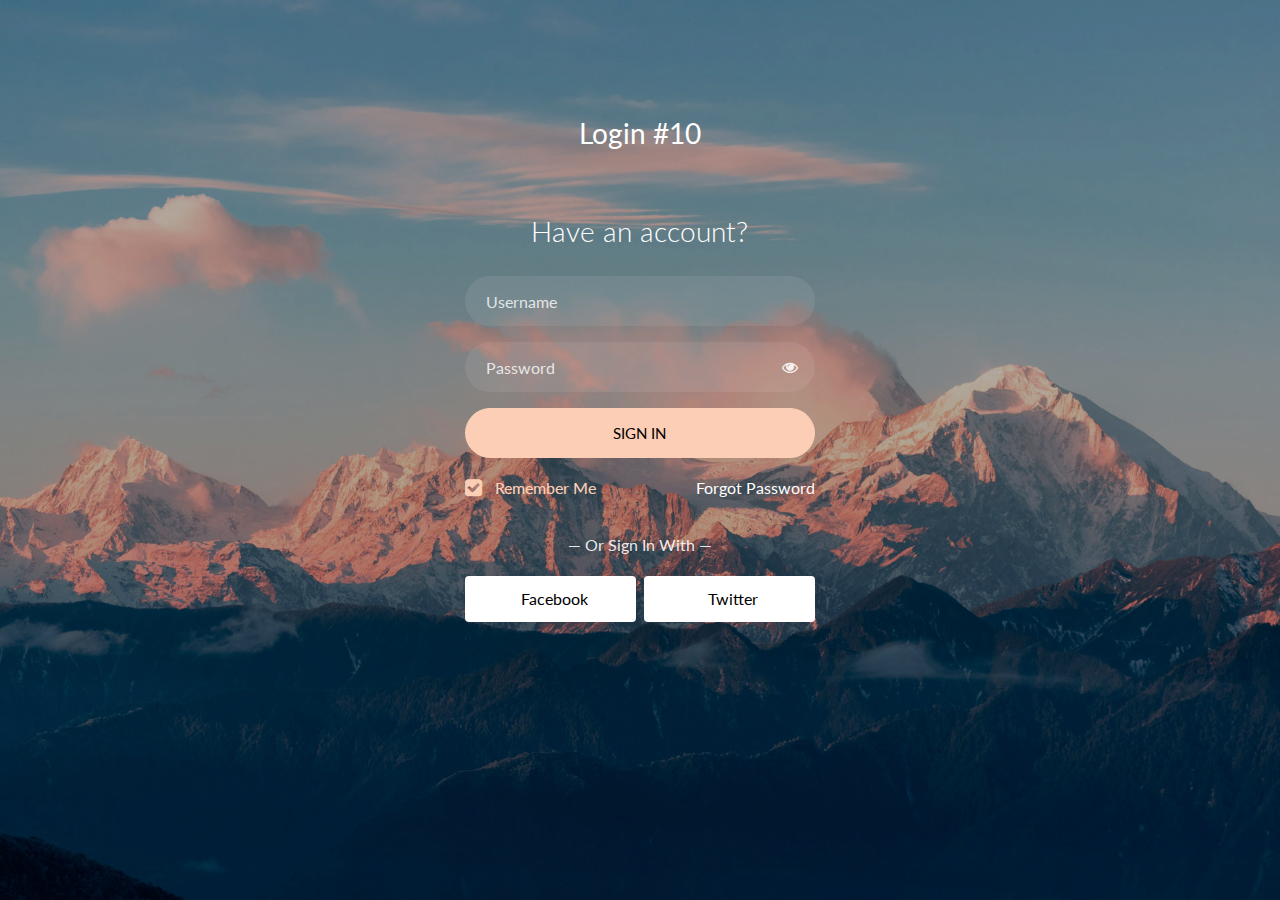
<file: MvcProje/AdminLTE-3.0.4/login-form-20/login-form-20/index.html>
<!doctype html>
<html lang="en">
  <head>
  	<title>Login 10</title>
    <meta charset="utf-8">
    <meta name="viewport" content="width=device-width, initial-scale=1, shrink-to-fit=no">

	<link href="https://fonts.googleapis.com/css?family=Lato:300,400,700&display=swap" rel="stylesheet">

	<link rel="stylesheet" href="https://stackpath.bootstrapcdn.com/font-awesome/4.7.0/css/font-awesome.min.css">
	
	<link rel="stylesheet" href="css/style.css">

	</head>
	<body class="img js-fullheight" style="background-image: url(images/bg.jpg);">
	<section class="ftco-section">
		<div class="container">
			<div class="row justify-content-center">
				<div class="col-md-6 text-center mb-5">
					<h2 class="heading-section">Login #10</h2>
				</div>
			</div>
			<div class="row justify-content-center">
				<div class="col-md-6 col-lg-4">
					<div class="login-wrap p-0">
		      	<h3 class="mb-4 text-center">Have an account?</h3>
		      	<form action="#" class="signin-form">
		      		<div class="form-group">
		      			<input type="text" class="form-control" placeholder="Username" required>
		      		</div>
	            <div class="form-group">
	              <input id="password-field" type="password" class="form-control" placeholder="Password" required>
	              <span toggle="#password-field" class="fa fa-fw fa-eye field-icon toggle-password"></span>
	            </div>
	            <div class="form-group">
	            	<button type="submit" class="form-control btn btn-primary submit px-3">Sign In</button>
	            </div>
	            <div class="form-group d-md-flex">
	            	<div class="w-50">
		            	<label class="checkbox-wrap checkbox-primary">Remember Me
									  <input type="checkbox" checked>
									  <span class="checkmark"></span>
									</label>
								</div>
								<div class="w-50 text-md-right">
									<a href="#" style="color: #fff">Forgot Password</a>
								</div>
	            </div>
	          </form>
	          <p class="w-100 text-center">&mdash; Or Sign In With &mdash;</p>
	          <div class="social d-flex text-center">
	          	<a href="#" class="px-2 py-2 mr-md-1 rounded"><span class="ion-logo-facebook mr-2"></span> Facebook</a>
	          	<a href="#" class="px-2 py-2 ml-md-1 rounded"><span class="ion-logo-twitter mr-2"></span> Twitter</a>
	          </div>
		      </div>
				</div>
			</div>
		</div>
	</section>

	<script src="js/jquery.min.js"></script>
  <script src="js/popper.js"></script>
  <script src="js/bootstrap.min.js"></script>
  <script src="js/main.js"></script>

	</body>
</html>
</file>
<file: MvcProje/AdminLTE-3.0.4/LoginRegister/vendor/daterangepicker/daterangepicker.css>
.daterangepicker {
  position: absolute;
  color: inherit;
  background-color: #fff;
  border-radius: 4px;
  width: 278px;
  padding: 4px;
  margin-top: 1px;
  top: 100px;
  left: 20px;
  /* Calendars */ }
  .daterangepicker:before, .daterangepicker:after {
    position: absolute;
    display: inline-block;
    border-bottom-color: rgba(0, 0, 0, 0.2);
    content: ''; }
  .daterangepicker:before {
    top: -7px;
    border-right: 7px solid transparent;
    border-left: 7px solid transparent;
    border-bottom: 7px solid #ccc; }
  .daterangepicker:after {
    top: -6px;
    border-right: 6px solid transparent;
    border-bottom: 6px solid #fff;
    border-left: 6px solid transparent; }
  .daterangepicker.opensleft:before {
    right: 9px; }
  .daterangepicker.opensleft:after {
    right: 10px; }
  .daterangepicker.openscenter:before {
    left: 0;
    right: 0;
    width: 0;
    margin-left: auto;
    margin-right: auto; }
  .daterangepicker.openscenter:after {
    left: 0;
    right: 0;
    width: 0;
    margin-left: auto;
    margin-right: auto; }
  .daterangepicker.opensright:before {
    left: 9px; }
  .daterangepicker.opensright:after {
    left: 10px; }
  .daterangepicker.dropup {
    margin-top: -5px; }
    .daterangepicker.dropup:before {
      top: initial;
      bottom: -7px;
      border-bottom: initial;
      border-top: 7px solid #ccc; }
    .daterangepicker.dropup:after {
      top: initial;
      bottom: -6px;
      border-bottom: initial;
      border-top: 6px solid #fff; }
  .daterangepicker.dropdown-menu {
    max-width: none;
    z-index: 3001; }
  .daterangepicker.single .ranges, .daterangepicker.single .calendar {
    float: none; }
  .daterangepicker.show-calendar .calendar {
    display: block; }
  .daterangepicker .calendar {
    display: none;
    max-width: 270px;
    margin: 4px; }
    .daterangepicker .calendar.single .calendar-table {
      border: none; }
    .daterangepicker .calendar th, .daterangepicker .calendar td {
      white-space: nowrap;
      text-align: center;
      min-width: 32px; }
  .daterangepicker .calendar-table {
    border: 1px solid #fff;
    padding: 4px;
    border-radius: 4px;
    background-color: #fff; }
  .daterangepicker table {
    width: 100%;
    margin: 0; }
  .daterangepicker td, .daterangepicker th {
    text-align: center;
    width: 20px;
    height: 20px;
    border-radius: 4px;
    border: 1px solid transparent;
    white-space: nowrap;
    cursor: pointer; }
    .daterangepicker td.available:hover, .daterangepicker th.available:hover {
      background-color: #eee;
      border-color: transparent;
      color: inherit; }
    .daterangepicker td.week, .daterangepicker th.week {
      font-size: 80%;
      color: #ccc; }
  .daterangepicker td.off, .daterangepicker td.off.in-range, .daterangepicker td.off.start-date, .daterangepicker td.off.end-date {
    background-color: #fff;
    border-color: transparent;
    color: #999; }
  .daterangepicker td.in-range {
    background-color: #ebf4f8;
    border-color: transparent;
    color: #000;
    border-radius: 0; }
  .daterangepicker td.start-date {
    border-radius: 4px 0 0 4px; }
  .daterangepicker td.end-date {
    border-radius: 0 4px 4px 0; }
  .daterangepicker td.start-date.end-date {
    border-radius: 4px; }
  .daterangepicker td.active, .daterangepicker td.active:hover {
    background-color: #357ebd;
    border-color: transparent;
    color: #fff; }
  .daterangepicker th.month {
    width: auto; }
  .daterangepicker td.disabled, .daterangepicker option.disabled {
    color: #999;
    cursor: not-allowed;
    text-decoration: line-through; }
  .daterangepicker select.monthselect, .daterangepicker select.yearselect {
    font-size: 12px;
    padding: 1px;
    height: auto;
    margin: 0;
    cursor: default; }
  .daterangepicker select.monthselect {
    margin-right: 2%;
    width: 56%; }
  .daterangepicker select.yearselect {
    width: 40%; }
  .daterangepicker select.hourselect, .daterangepicker select.minuteselect, .daterangepicker select.secondselect, .daterangepicker select.ampmselect {
    width: 50px;
    margin-bottom: 0; }
  .daterangepicker .input-mini {
    border: 1px solid #ccc;
    border-radius: 4px;
    color: #555;
    height: 30px;
    line-height: 30px;
    display: block;
    vertical-align: middle;
    margin: 0 0 5px 0;
    padding: 0 6px 0 28px;
    width: 100%; }
    .daterangepicker .input-mini.active {
      border: 1px solid #08c;
      border-radius: 4px; }
  .daterangepicker .daterangepicker_input {
    position: relative; }
    .daterangepicker .daterangepicker_input i {
      position: absolute;
      left: 8px;
      top: 8px; }
  .daterangepicker.rtl .input-mini {
    padding-right: 28px;
    padding-left: 6px; }
  .daterangepicker.rtl .daterangepicker_input i {
    left: auto;
    right: 8px; }
  .daterangepicker .calendar-time {
    text-align: center;
    margin: 5px auto;
    line-height: 30px;
    position: relative;
    padding-left: 28px; }
    .daterangepicker .calendar-time select.disabled {
      color: #ccc;
      cursor: not-allowed; }

.ranges {
  font-size: 11px;
  float: none;
  margin: 4px;
  text-align: left; }
  .ranges ul {
    list-style: none;
    margin: 0 auto;
    padding: 0;
    width: 100%; }
  .ranges li {
    font-size: 13px;
    background-color: #f5f5f5;
    border: 1px solid #f5f5f5;
    border-radius: 4px;
    color: #08c;
    padding: 3px 12px;
    margin-bottom: 8px;
    cursor: pointer; }
    .ranges li:hover {
      background-color: #08c;
      border: 1px solid #08c;
      color: #fff; }
    .ranges li.active {
      background-color: #08c;
      border: 1px solid #08c;
      color: #fff; }

/*  Larger Screen Styling */
@media (min-width: 564px) {
  .daterangepicker {
    width: auto; }
    .daterangepicker .ranges ul {
      width: 160px; }
    .daterangepicker.single .ranges ul {
      width: 100%; }
    .daterangepicker.single .calendar.left {
      clear: none; }
    .daterangepicker.single.ltr .ranges, .daterangepicker.single.ltr .calendar {
      float: left; }
    .daterangepicker.single.rtl .ranges, .daterangepicker.single.rtl .calendar {
      float: right; }
    .daterangepicker.ltr {
      direction: ltr;
      text-align: left; }
      .daterangepicker.ltr .calendar.left {
        clear: left;
        margin-right: 0; }
        .daterangepicker.ltr .calendar.left .calendar-table {
          border-right: none;
          border-top-right-radius: 0;
          border-bottom-right-radius: 0; }
      .daterangepicker.ltr .calendar.right {
        margin-left: 0; }
        .daterangepicker.ltr .calendar.right .calendar-table {
          border-left: none;
          border-top-left-radius: 0;
          border-bottom-left-radius: 0; }
      .daterangepicker.ltr .left .daterangepicker_input {
        padding-right: 12px; }
      .daterangepicker.ltr .calendar.left .calendar-table {
        padding-right: 12px; }
      .daterangepicker.ltr .ranges, .daterangepicker.ltr .calendar {
        float: left; }
    .daterangepicker.rtl {
      direction: rtl;
      text-align: right; }
      .daterangepicker.rtl .calendar.left {
        clear: right;
        margin-left: 0; }
        .daterangepicker.rtl .calendar.left .calendar-table {
          border-left: none;
          border-top-left-radius: 0;
          border-bottom-left-radius: 0; }
      .daterangepicker.rtl .calendar.right {
        margin-right: 0; }
        .daterangepicker.rtl .calendar.right .calendar-table {
          border-right: none;
          border-top-right-radius: 0;
          border-bottom-right-radius: 0; }
      .daterangepicker.rtl .left .daterangepicker_input {
        padding-left: 12px; }
      .daterangepicker.rtl .calendar.left .calendar-table {
        padding-left: 12px; }
      .daterangepicker.rtl .ranges, .daterangepicker.rtl .calendar {
        text-align: right;
        float: right; } }
@media (min-width: 730px) {
  .daterangepicker .ranges {
    width: auto; }
  .daterangepicker.ltr .ranges {
    float: left; }
  .daterangepicker.rtl .ranges {
    float: right; }
  .daterangepicker .calendar.left {
    clear: none !important; } }
</file>
<file: MvcProje/AdminLTE-3.0.4/LoginRegister/css/util.css>
/*[ FONT SIZE ]
///////////////////////////////////////////////////////////
*/
.fs-1 {font-size: 1px;}
.fs-2 {font-size: 2px;}
.fs-3 {font-size: 3px;}
.fs-4 {font-size: 4px;}
.fs-5 {font-size: 5px;}
.fs-6 {font-size: 6px;}
.fs-7 {font-size: 7px;}
.fs-8 {font-size: 8px;}
.fs-9 {font-size: 9px;}
.fs-10 {font-size: 10px;}
.fs-11 {font-size: 11px;}
.fs-12 {font-size: 12px;}
.fs-13 {font-size: 13px;}
.fs-14 {font-size: 14px;}
.fs-15 {font-size: 15px;}
.fs-16 {font-size: 16px;}
.fs-17 {font-size: 17px;}
.fs-18 {font-size: 18px;}
.fs-19 {font-size: 19px;}
.fs-20 {font-size: 20px;}
.fs-21 {font-size: 21px;}
.fs-22 {font-size: 22px;}
.fs-23 {font-size: 23px;}
.fs-24 {font-size: 24px;}
.fs-25 {font-size: 25px;}
.fs-26 {font-size: 26px;}
.fs-27 {font-size: 27px;}
.fs-28 {font-size: 28px;}
.fs-29 {font-size: 29px;}
.fs-30 {font-size: 30px;}
.fs-31 {font-size: 31px;}
.fs-32 {font-size: 32px;}
.fs-33 {font-size: 33px;}
.fs-34 {font-size: 34px;}
.fs-35 {font-size: 35px;}
.fs-36 {font-size: 36px;}
.fs-37 {font-size: 37px;}
.fs-38 {font-size: 38px;}
.fs-39 {font-size: 39px;}
.fs-40 {font-size: 40px;}
.fs-41 {font-size: 41px;}
.fs-42 {font-size: 42px;}
.fs-43 {font-size: 43px;}
.fs-44 {font-size: 44px;}
.fs-45 {font-size: 45px;}
.fs-46 {font-size: 46px;}
.fs-47 {font-size: 47px;}
.fs-48 {font-size: 48px;}
.fs-49 {font-size: 49px;}
.fs-50 {font-size: 50px;}
.fs-51 {font-size: 51px;}
.fs-52 {font-size: 52px;}
.fs-53 {font-size: 53px;}
.fs-54 {font-size: 54px;}
.fs-55 {font-size: 55px;}
.fs-56 {font-size: 56px;}
.fs-57 {font-size: 57px;}
.fs-58 {font-size: 58px;}
.fs-59 {font-size: 59px;}
.fs-60 {font-size: 60px;}
.fs-61 {font-size: 61px;}
.fs-62 {font-size: 62px;}
.fs-63 {font-size: 63px;}
.fs-64 {font-size: 64px;}
.fs-65 {font-size: 65px;}
.fs-66 {font-size: 66px;}
.fs-67 {font-size: 67px;}
.fs-68 {font-size: 68px;}
.fs-69 {font-size: 69px;}
.fs-70 {font-size: 70px;}
.fs-71 {font-size: 71px;}
.fs-72 {font-size: 72px;}
.fs-73 {font-size: 73px;}
.fs-74 {font-size: 74px;}
.fs-75 {font-size: 75px;}
.fs-76 {font-size: 76px;}
.fs-77 {font-size: 77px;}
.fs-78 {font-size: 78px;}
.fs-79 {font-size: 79px;}
.fs-80 {font-size: 80px;}
.fs-81 {font-size: 81px;}
.fs-82 {font-size: 82px;}
.fs-83 {font-size: 83px;}
.fs-84 {font-size: 84px;}
.fs-85 {font-size: 85px;}
.fs-86 {font-size: 86px;}
.fs-87 {font-size: 87px;}
.fs-88 {font-size: 88px;}
.fs-89 {font-size: 89px;}
.fs-90 {font-size: 90px;}
.fs-91 {font-size: 91px;}
.fs-92 {font-size: 92px;}
.fs-93 {font-size: 93px;}
.fs-94 {font-size: 94px;}
.fs-95 {font-size: 95px;}
.fs-96 {font-size: 96px;}
.fs-97 {font-size: 97px;}
.fs-98 {font-size: 98px;}
.fs-99 {font-size: 99px;}
.fs-100 {font-size: 100px;}
.fs-101 {font-size: 101px;}
.fs-102 {font-size: 102px;}
.fs-103 {font-size: 103px;}
.fs-104 {font-size: 104px;}
.fs-105 {font-size: 105px;}
.fs-106 {font-size: 106px;}
.fs-107 {font-size: 107px;}
.fs-108 {font-size: 108px;}
.fs-109 {font-size: 109px;}
.fs-110 {font-size: 110px;}
.fs-111 {font-size: 111px;}
.fs-112 {font-size: 112px;}
.fs-113 {font-size: 113px;}
.fs-114 {font-size: 114px;}
.fs-115 {font-size: 115px;}
.fs-116 {font-size: 116px;}
.fs-117 {font-size: 117px;}
.fs-118 {font-size: 118px;}
.fs-119 {font-size: 119px;}
.fs-120 {font-size: 120px;}
.fs-121 {font-size: 121px;}
.fs-122 {font-size: 122px;}
.fs-123 {font-size: 123px;}
.fs-124 {font-size: 124px;}
.fs-125 {font-size: 125px;}
.fs-126 {font-size: 126px;}
.fs-127 {font-size: 127px;}
.fs-128 {font-size: 128px;}
.fs-129 {font-size: 129px;}
.fs-130 {font-size: 130px;}
.fs-131 {font-size: 131px;}
.fs-132 {font-size: 132px;}
.fs-133 {font-size: 133px;}
.fs-134 {font-size: 134px;}
.fs-135 {font-size: 135px;}
.fs-136 {font-size: 136px;}
.fs-137 {font-size: 137px;}
.fs-138 {font-size: 138px;}
.fs-139 {font-size: 139px;}
.fs-140 {font-size: 140px;}
.fs-141 {font-size: 141px;}
.fs-142 {font-size: 142px;}
.fs-143 {font-size: 143px;}
.fs-144 {font-size: 144px;}
.fs-145 {font-size: 145px;}
.fs-146 {font-size: 146px;}
.fs-147 {font-size: 147px;}
.fs-148 {font-size: 148px;}
.fs-149 {font-size: 149px;}
.fs-150 {font-size: 150px;}
.fs-151 {font-size: 151px;}
.fs-152 {font-size: 152px;}
.fs-153 {font-size: 153px;}
.fs-154 {font-size: 154px;}
.fs-155 {font-size: 155px;}
.fs-156 {font-size: 156px;}
.fs-157 {font-size: 157px;}
.fs-158 {font-size: 158px;}
.fs-159 {font-size: 159px;}
.fs-160 {font-size: 160px;}
.fs-161 {font-size: 161px;}
.fs-162 {font-size: 162px;}
.fs-163 {font-size: 163px;}
.fs-164 {font-size: 164px;}
.fs-165 {font-size: 165px;}
.fs-166 {font-size: 166px;}
.fs-167 {font-size: 167px;}
.fs-168 {font-size: 168px;}
.fs-169 {font-size: 169px;}
.fs-170 {font-size: 170px;}
.fs-171 {font-size: 171px;}
.fs-172 {font-size: 172px;}
.fs-173 {font-size: 173px;}
.fs-174 {font-size: 174px;}
.fs-175 {font-size: 175px;}
.fs-176 {font-size: 176px;}
.fs-177 {font-size: 177px;}
.fs-178 {font-size: 178px;}
.fs-179 {font-size: 179px;}
.fs-180 {font-size: 180px;}
.fs-181 {font-size: 181px;}
.fs-182 {font-size: 182px;}
.fs-183 {font-size: 183px;}
.fs-184 {font-size: 184px;}
.fs-185 {font-size: 185px;}
.fs-186 {font-size: 186px;}
.fs-187 {font-size: 187px;}
.fs-188 {font-size: 188px;}
.fs-189 {font-size: 189px;}
.fs-190 {font-size: 190px;}
.fs-191 {font-size: 191px;}
.fs-192 {font-size: 192px;}
.fs-193 {font-size: 193px;}
.fs-194 {font-size: 194px;}
.fs-195 {font-size: 195px;}
.fs-196 {font-size: 196px;}
.fs-197 {font-size: 197px;}
.fs-198 {font-size: 198px;}
.fs-199 {font-size: 199px;}
.fs-200 {font-size: 200px;}

/*[ PADDING ]
///////////////////////////////////////////////////////////
*/
.p-t-0 {padding-top: 0px;}
.p-t-1 {padding-top: 1px;}
.p-t-2 {padding-top: 2px;}
.p-t-3 {padding-top: 3px;}
.p-t-4 {padding-top: 4px;}
.p-t-5 {padding-top: 5px;}
.p-t-6 {padding-top: 6px;}
.p-t-7 {padding-top: 7px;}
.p-t-8 {padding-top: 8px;}
.p-t-9 {padding-top: 9px;}
.p-t-10 {padding-top: 10px;}
.p-t-11 {padding-top: 11px;}
.p-t-12 {padding-top: 12px;}
.p-t-13 {padding-top: 13px;}
.p-t-14 {padding-top: 14px;}
.p-t-15 {padding-top: 15px;}
.p-t-16 {padding-top: 16px;}
.p-t-17 {padding-top: 17px;}
.p-t-18 {padding-top: 18px;}
.p-t-19 {padding-top: 19px;}
.p-t-20 {padding-top: 20px;}
.p-t-21 {padding-top: 21px;}
.p-t-22 {padding-top: 22px;}
.p-t-23 {padding-top: 23px;}
.p-t-24 {padding-top: 24px;}
.p-t-25 {padding-top: 25px;}
.p-t-26 {padding-top: 26px;}
.p-t-27 {padding-top: 27px;}
.p-t-28 {padding-top: 28px;}
.p-t-29 {padding-top: 29px;}
.p-t-30 {padding-top: 30px;}
.p-t-31 {padding-top: 31px;}
.p-t-32 {padding-top: 32px;}
.p-t-33 {padding-top: 33px;}
.p-t-34 {padding-top: 34px;}
.p-t-35 {padding-top: 35px;}
.p-t-36 {padding-top: 36px;}
.p-t-37 {padding-top: 37px;}
.p-t-38 {padding-top: 38px;}
.p-t-39 {padding-top: 39px;}
.p-t-40 {padding-top: 40px;}
.p-t-41 {padding-top: 41px;}
.p-t-42 {padding-top: 42px;}
.p-t-43 {padding-top: 43px;}
.p-t-44 {padding-top: 44px;}
.p-t-45 {padding-top: 45px;}
.p-t-46 {padding-top: 46px;}
.p-t-47 {padding-top: 47px;}
.p-t-48 {padding-top: 48px;}
.p-t-49 {padding-top: 49px;}
.p-t-50 {padding-top: 50px;}
.p-t-51 {padding-top: 51px;}
.p-t-52 {padding-top: 52px;}
.p-t-53 {padding-top: 53px;}
.p-t-54 {padding-top: 54px;}
.p-t-55 {padding-top: 55px;}
.p-t-56 {padding-top: 56px;}
.p-t-57 {padding-top: 57px;}
.p-t-58 {padding-top: 58px;}
.p-t-59 {padding-top: 59px;}
.p-t-60 {padding-top: 60px;}
.p-t-61 {padding-top: 61px;}
.p-t-62 {padding-top: 62px;}
.p-t-63 {padding-top: 63px;}
.p-t-64 {padding-top: 64px;}
.p-t-65 {padding-top: 65px;}
.p-t-66 {padding-top: 66px;}
.p-t-67 {padding-top: 67px;}
.p-t-68 {padding-top: 68px;}
.p-t-69 {padding-top: 69px;}
.p-t-70 {padding-top: 70px;}
.p-t-71 {padding-top: 71px;}
.p-t-72 {padding-top: 72px;}
.p-t-73 {padding-top: 73px;}
.p-t-74 {padding-top: 74px;}
.p-t-75 {padding-top: 75px;}
.p-t-76 {padding-top: 76px;}
.p-t-77 {padding-top: 77px;}
.p-t-78 {padding-top: 78px;}
.p-t-79 {padding-top: 79px;}
.p-t-80 {padding-top: 80px;}
.p-t-81 {padding-top: 81px;}
.p-t-82 {padding-top: 82px;}
.p-t-83 {padding-top: 83px;}
.p-t-84 {padding-top: 84px;}
.p-t-85 {padding-top: 85px;}
.p-t-86 {padding-top: 86px;}
.p-t-87 {padding-top: 87px;}
.p-t-88 {padding-top: 88px;}
.p-t-89 {padding-top: 89px;}
.p-t-90 {padding-top: 90px;}
.p-t-91 {padding-top: 91px;}
.p-t-92 {padding-top: 92px;}
.p-t-93 {padding-top: 93px;}
.p-t-94 {padding-top: 94px;}
.p-t-95 {padding-top: 95px;}
.p-t-96 {padding-top: 96px;}
.p-t-97 {padding-top: 97px;}
.p-t-98 {padding-top: 98px;}
.p-t-99 {padding-top: 99px;}
.p-t-100 {padding-top: 100px;}
.p-t-101 {padding-top: 101px;}
.p-t-102 {padding-top: 102px;}
.p-t-103 {padding-top: 103px;}
.p-t-104 {padding-top: 104px;}
.p-t-105 {padding-top: 105px;}
.p-t-106 {padding-top: 106px;}
.p-t-107 {padding-top: 107px;}
.p-t-108 {padding-top: 108px;}
.p-t-109 {padding-top: 109px;}
.p-t-110 {padding-top: 110px;}
.p-t-111 {padding-top: 111px;}
.p-t-112 {padding-top: 112px;}
.p-t-113 {padding-top: 113px;}
.p-t-114 {padding-top: 114px;}
.p-t-115 {padding-top: 115px;}
.p-t-116 {padding-top: 116px;}
.p-t-117 {padding-top: 117px;}
.p-t-118 {padding-top: 118px;}
.p-t-119 {padding-top: 119px;}
.p-t-120 {padding-top: 120px;}
.p-t-121 {padding-top: 121px;}
.p-t-122 {padding-top: 122px;}
.p-t-123 {padding-top: 123px;}
.p-t-124 {padding-top: 124px;}
.p-t-125 {padding-top: 125px;}
.p-t-126 {padding-top: 126px;}
.p-t-127 {padding-top: 127px;}
.p-t-128 {padding-top: 128px;}
.p-t-129 {padding-top: 129px;}
.p-t-130 {padding-top: 130px;}
.p-t-131 {padding-top: 131px;}
.p-t-132 {padding-top: 132px;}
.p-t-133 {padding-top: 133px;}
.p-t-134 {padding-top: 134px;}
.p-t-135 {padding-top: 135px;}
.p-t-136 {padding-top: 136px;}
.p-t-137 {padding-top: 137px;}
.p-t-138 {padding-top: 138px;}
.p-t-139 {padding-top: 139px;}
.p-t-140 {padding-top: 140px;}
.p-t-141 {padding-top: 141px;}
.p-t-142 {padding-top: 142px;}
.p-t-143 {padding-top: 143px;}
.p-t-144 {padding-top: 144px;}
.p-t-145 {padding-top: 145px;}
.p-t-146 {padding-top: 146px;}
.p-t-147 {padding-top: 147px;}
.p-t-148 {padding-top: 148px;}
.p-t-149 {padding-top: 149px;}
.p-t-150 {padding-top: 150px;}
.p-t-151 {padding-top: 151px;}
.p-t-152 {padding-top: 152px;}
.p-t-153 {padding-top: 153px;}
.p-t-154 {padding-top: 154px;}
.p-t-155 {padding-top: 155px;}
.p-t-156 {padding-top: 156px;}
.p-t-157 {padding-top: 157px;}
.p-t-158 {padding-top: 158px;}
.p-t-159 {padding-top: 159px;}
.p-t-160 {padding-top: 160px;}
.p-t-161 {padding-top: 161px;}
.p-t-162 {padding-top: 162px;}
.p-t-163 {padding-top: 163px;}
.p-t-164 {padding-top: 164px;}
.p-t-165 {padding-top: 165px;}
.p-t-166 {padding-top: 166px;}
.p-t-167 {padding-top: 167px;}
.p-t-168 {padding-top: 168px;}
.p-t-169 {padding-top: 169px;}
.p-t-170 {padding-top: 170px;}
.p-t-171 {padding-top: 171px;}
.p-t-172 {padding-top: 172px;}
.p-t-173 {padding-top: 173px;}
.p-t-174 {padding-top: 174px;}
.p-t-175 {padding-top: 175px;}
.p-t-176 {padding-top: 176px;}
.p-t-177 {padding-top: 177px;}
.p-t-178 {padding-top: 178px;}
.p-t-179 {padding-top: 179px;}
.p-t-180 {padding-top: 180px;}
.p-t-181 {padding-top: 181px;}
.p-t-182 {padding-top: 182px;}
.p-t-183 {padding-top: 183px;}
.p-t-184 {padding-top: 184px;}
.p-t-185 {padding-top: 185px;}
.p-t-186 {padding-top: 186px;}
.p-t-187 {padding-top: 187px;}
.p-t-188 {padding-top: 188px;}
.p-t-189 {padding-top: 189px;}
.p-t-190 {padding-top: 190px;}
.p-t-191 {padding-top: 191px;}
.p-t-192 {padding-top: 192px;}
.p-t-193 {padding-top: 193px;}
.p-t-194 {padding-top: 194px;}
.p-t-195 {padding-top: 195px;}
.p-t-196 {padding-top: 196px;}
.p-t-197 {padding-top: 197px;}
.p-t-198 {padding-top: 198px;}
.p-t-199 {padding-top: 199px;}
.p-t-200 {padding-top: 200px;}
.p-t-201 {padding-top: 201px;}
.p-t-202 {padding-top: 202px;}
.p-t-203 {padding-top: 203px;}
.p-t-204 {padding-top: 204px;}
.p-t-205 {padding-top: 205px;}
.p-t-206 {padding-top: 206px;}
.p-t-207 {padding-top: 207px;}
.p-t-208 {padding-top: 208px;}
.p-t-209 {padding-top: 209px;}
.p-t-210 {padding-top: 210px;}
.p-t-211 {padding-top: 211px;}
.p-t-212 {padding-top: 212px;}
.p-t-213 {padding-top: 213px;}
.p-t-214 {padding-top: 214px;}
.p-t-215 {padding-top: 215px;}
.p-t-216 {padding-top: 216px;}
.p-t-217 {padding-top: 217px;}
.p-t-218 {padding-top: 218px;}
.p-t-219 {padding-top: 219px;}
.p-t-220 {padding-top: 220px;}
.p-t-221 {padding-top: 221px;}
.p-t-222 {padding-top: 222px;}
.p-t-223 {padding-top: 223px;}
.p-t-224 {padding-top: 224px;}
.p-t-225 {padding-top: 225px;}
.p-t-226 {padding-top: 226px;}
.p-t-227 {padding-top: 227px;}
.p-t-228 {padding-top: 228px;}
.p-t-229 {padding-top: 229px;}
.p-t-230 {padding-top: 230px;}
.p-t-231 {padding-top: 231px;}
.p-t-232 {padding-top: 232px;}
.p-t-233 {padding-top: 233px;}
.p-t-234 {padding-top: 234px;}
.p-t-235 {padding-top: 235px;}
.p-t-236 {padding-top: 236px;}
.p-t-237 {padding-top: 237px;}
.p-t-238 {padding-top: 238px;}
.p-t-239 {padding-top: 239px;}
.p-t-240 {padding-top: 240px;}
.p-t-241 {padding-top: 241px;}
.p-t-242 {padding-top: 242px;}
.p-t-243 {padding-top: 243px;}
.p-t-244 {padding-top: 244px;}
.p-t-245 {padding-top: 245px;}
.p-t-246 {padding-top: 246px;}
.p-t-247 {padding-top: 247px;}
.p-t-248 {padding-top: 248px;}
.p-t-249 {padding-top: 249px;}
.p-t-250 {padding-top: 250px;}
.p-b-0 {padding-bottom: 0px;}
.p-b-1 {padding-bottom: 1px;}
.p-b-2 {padding-bottom: 2px;}
.p-b-3 {padding-bottom: 3px;}
.p-b-4 {padding-bottom: 4px;}
.p-b-5 {padding-bottom: 5px;}
.p-b-6 {padding-bottom: 6px;}
.p-b-7 {padding-bottom: 7px;}
.p-b-8 {padding-bottom: 8px;}
.p-b-9 {padding-bottom: 9px;}
.p-b-10 {padding-bottom: 10px;}
.p-b-11 {padding-bottom: 11px;}
.p-b-12 {padding-bottom: 12px;}
.p-b-13 {padding-bottom: 13px;}
.p-b-14 {padding-bottom: 14px;}
.p-b-15 {padding-bottom: 15px;}
.p-b-16 {padding-bottom: 16px;}
.p-b-17 {padding-bottom: 17px;}
.p-b-18 {padding-bottom: 18px;}
.p-b-19 {padding-bottom: 19px;}
.p-b-20 {padding-bottom: 20px;}
.p-b-21 {padding-bottom: 21px;}
.p-b-22 {padding-bottom: 22px;}
.p-b-23 {padding-bottom: 23px;}
.p-b-24 {padding-bottom: 24px;}
.p-b-25 {padding-bottom: 25px;}
.p-b-26 {padding-bottom: 26px;}
.p-b-27 {padding-bottom: 27px;}
.p-b-28 {padding-bottom: 28px;}
.p-b-29 {padding-bottom: 29px;}
.p-b-30 {padding-bottom: 30px;}
.p-b-31 {padding-bottom: 31px;}
.p-b-32 {padding-bottom: 32px;}
.p-b-33 {padding-bottom: 33px;}
.p-b-34 {padding-bottom: 34px;}
.p-b-35 {padding-bottom: 35px;}
.p-b-36 {padding-bottom: 36px;}
.p-b-37 {padding-bottom: 37px;}
.p-b-38 {padding-bottom: 38px;}
.p-b-39 {padding-bottom: 39px;}
.p-b-40 {padding-bottom: 40px;}
.p-b-41 {padding-bottom: 41px;}
.p-b-42 {padding-bottom: 42px;}
.p-b-43 {padding-bottom: 43px;}
.p-b-44 {padding-bottom: 44px;}
.p-b-45 {padding-bottom: 45px;}
.p-b-46 {padding-bottom: 46px;}
.p-b-47 {padding-bottom: 47px;}
.p-b-48 {padding-bottom: 48px;}
.p-b-49 {padding-bottom: 49px;}
.p-b-50 {padding-bottom: 50px;}
.p-b-51 {padding-bottom: 51px;}
.p-b-52 {padding-bottom: 52px;}
.p-b-53 {padding-bottom: 53px;}
.p-b-54 {padding-bottom: 54px;}
.p-b-55 {padding-bottom: 55px;}
.p-b-56 {padding-bottom: 56px;}
.p-b-57 {padding-bottom: 57px;}
.p-b-58 {padding-bottom: 58px;}
.p-b-59 {padding-bottom: 59px;}
.p-b-60 {padding-bottom: 60px;}
.p-b-61 {padding-bottom: 61px;}
.p-b-62 {padding-bottom: 62px;}
.p-b-63 {padding-bottom: 63px;}
.p-b-64 {padding-bottom: 64px;}
.p-b-65 {padding-bottom: 65px;}
.p-b-66 {padding-bottom: 66px;}
.p-b-67 {padding-bottom: 67px;}
.p-b-68 {padding-bottom: 68px;}
.p-b-69 {padding-bottom: 69px;}
.p-b-70 {padding-bottom: 70px;}
.p-b-71 {padding-bottom: 71px;}
.p-b-72 {padding-bottom: 72px;}
.p-b-73 {padding-bottom: 73px;}
.p-b-74 {padding-bottom: 74px;}
.p-b-75 {padding-bottom: 75px;}
.p-b-76 {padding-bottom: 76px;}
.p-b-77 {padding-bottom: 77px;}
.p-b-78 {padding-bottom: 78px;}
.p-b-79 {padding-bottom: 79px;}
.p-b-80 {padding-bottom: 80px;}
.p-b-81 {padding-bottom: 81px;}
.p-b-82 {padding-bottom: 82px;}
.p-b-83 {padding-bottom: 83px;}
.p-b-84 {padding-bottom: 84px;}
.p-b-85 {padding-bottom: 85px;}
.p-b-86 {padding-bottom: 86px;}
.p-b-87 {padding-bottom: 87px;}
.p-b-88 {padding-bottom: 88px;}
.p-b-89 {padding-bottom: 89px;}
.p-b-90 {padding-bottom: 90px;}
.p-b-91 {padding-bottom: 91px;}
.p-b-92 {padding-bottom: 92px;}
.p-b-93 {padding-bottom: 93px;}
.p-b-94 {padding-bottom: 94px;}
.p-b-95 {padding-bottom: 95px;}
.p-b-96 {padding-bottom: 96px;}
.p-b-97 {padding-bottom: 97px;}
.p-b-98 {padding-bottom: 98px;}
.p-b-99 {padding-bottom: 99px;}
.p-b-100 {padding-bottom: 100px;}
.p-b-101 {padding-bottom: 101px;}
.p-b-102 {padding-bottom: 102px;}
.p-b-103 {padding-bottom: 103px;}
.p-b-104 {padding-bottom: 104px;}
.p-b-105 {padding-bottom: 105px;}
.p-b-106 {padding-bottom: 106px;}
.p-b-107 {padding-bottom: 107px;}
.p-b-108 {padding-bottom: 108px;}
.p-b-109 {padding-bottom: 109px;}
.p-b-110 {padding-bottom: 110px;}
.p-b-111 {padding-bottom: 111px;}
.p-b-112 {padding-bottom: 112px;}
.p-b-113 {padding-bottom: 113px;}
.p-b-114 {padding-bottom: 114px;}
.p-b-115 {padding-bottom: 115px;}
.p-b-116 {padding-bottom: 116px;}
.p-b-117 {padding-bottom: 117px;}
.p-b-118 {padding-bottom: 118px;}
.p-b-119 {padding-bottom: 119px;}
.p-b-120 {padding-bottom: 120px;}
.p-b-121 {padding-bottom: 121px;}
.p-b-122 {padding-bottom: 122px;}
.p-b-123 {padding-bottom: 123px;}
.p-b-124 {padding-bottom: 124px;}
.p-b-125 {padding-bottom: 125px;}
.p-b-126 {padding-bottom: 126px;}
.p-b-127 {padding-bottom: 127px;}
.p-b-128 {padding-bottom: 128px;}
.p-b-129 {padding-bottom: 129px;}
.p-b-130 {padding-bottom: 130px;}
.p-b-131 {padding-bottom: 131px;}
.p-b-132 {padding-bottom: 132px;}
.p-b-133 {padding-bottom: 133px;}
.p-b-134 {padding-bottom: 134px;}
.p-b-135 {padding-bottom: 135px;}
.p-b-136 {padding-bottom: 136px;}
.p-b-137 {padding-bottom: 137px;}
.p-b-138 {padding-bottom: 138px;}
.p-b-139 {padding-bottom: 139px;}
.p-b-140 {padding-bottom: 140px;}
.p-b-141 {padding-bottom: 141px;}
.p-b-142 {padding-bottom: 142px;}
.p-b-143 {padding-bottom: 143px;}
.p-b-144 {padding-bottom: 144px;}
.p-b-145 {padding-bottom: 145px;}
.p-b-146 {padding-bottom: 146px;}
.p-b-147 {padding-bottom: 147px;}
.p-b-148 {padding-bottom: 148px;}
.p-b-149 {padding-bottom: 149px;}
.p-b-150 {padding-bottom: 150px;}
.p-b-151 {padding-bottom: 151px;}
.p-b-152 {padding-bottom: 152px;}
.p-b-153 {padding-bottom: 153px;}
.p-b-154 {padding-bottom: 154px;}
.p-b-155 {padding-bottom: 155px;}
.p-b-156 {padding-bottom: 156px;}
.p-b-157 {padding-bottom: 157px;}
.p-b-158 {padding-bottom: 158px;}
.p-b-159 {padding-bottom: 159px;}
.p-b-160 {padding-bottom: 160px;}
.p-b-161 {padding-bottom: 161px;}
.p-b-162 {padding-bottom: 162px;}
.p-b-163 {padding-bottom: 163px;}
.p-b-164 {padding-bottom: 164px;}
.p-b-165 {padding-bottom: 165px;}
.p-b-166 {padding-bottom: 166px;}
.p-b-167 {padding-bottom: 167px;}
.p-b-168 {padding-bottom: 168px;}
.p-b-169 {padding-bottom: 169px;}
.p-b-170 {padding-bottom: 170px;}
.p-b-171 {padding-bottom: 171px;}
.p-b-172 {padding-bottom: 172px;}
.p-b-173 {padding-bottom: 173px;}
.p-b-174 {padding-bottom: 174px;}
.p-b-175 {padding-bottom: 175px;}
.p-b-176 {padding-bottom: 176px;}
.p-b-177 {padding-bottom: 177px;}
.p-b-178 {padding-bottom: 178px;}
.p-b-179 {padding-bottom: 179px;}
.p-b-180 {padding-bottom: 180px;}
.p-b-181 {padding-bottom: 181px;}
.p-b-182 {padding-bottom: 182px;}
.p-b-183 {padding-bottom: 183px;}
.p-b-184 {padding-bottom: 184px;}
.p-b-185 {padding-bottom: 185px;}
.p-b-186 {padding-bottom: 186px;}
.p-b-187 {padding-bottom: 187px;}
.p-b-188 {padding-bottom: 188px;}
.p-b-189 {padding-bottom: 189px;}
.p-b-190 {padding-bottom: 190px;}
.p-b-191 {padding-bottom: 191px;}
.p-b-192 {padding-bottom: 192px;}
.p-b-193 {padding-bottom: 193px;}
.p-b-194 {padding-bottom: 194px;}
.p-b-195 {padding-bottom: 195px;}
.p-b-196 {padding-bottom: 196px;}
.p-b-197 {padding-bottom: 197px;}
.p-b-198 {padding-bottom: 198px;}
.p-b-199 {padding-bottom: 199px;}
.p-b-200 {padding-bottom: 200px;}
.p-b-201 {padding-bottom: 201px;}
.p-b-202 {padding-bottom: 202px;}
.p-b-203 {padding-bottom: 203px;}
.p-b-204 {padding-bottom: 204px;}
.p-b-205 {padding-bottom: 205px;}
.p-b-206 {padding-bottom: 206px;}
.p-b-207 {padding-bottom: 207px;}
.p-b-208 {padding-bottom: 208px;}
.p-b-209 {padding-bottom: 209px;}
.p-b-210 {padding-bottom: 210px;}
.p-b-211 {padding-bottom: 211px;}
.p-b-212 {padding-bottom: 212px;}
.p-b-213 {padding-bottom: 213px;}
.p-b-214 {padding-bottom: 214px;}
.p-b-215 {padding-bottom: 215px;}
.p-b-216 {padding-bottom: 216px;}
.p-b-217 {padding-bottom: 217px;}
.p-b-218 {padding-bottom: 218px;}
.p-b-219 {padding-bottom: 219px;}
.p-b-220 {padding-bottom: 220px;}
.p-b-221 {padding-bottom: 221px;}
.p-b-222 {padding-bottom: 222px;}
.p-b-223 {padding-bottom: 223px;}
.p-b-224 {padding-bottom: 224px;}
.p-b-225 {padding-bottom: 225px;}
.p-b-226 {padding-bottom: 226px;}
.p-b-227 {padding-bottom: 227px;}
.p-b-228 {padding-bottom: 228px;}
.p-b-229 {padding-bottom: 229px;}
.p-b-230 {padding-bottom: 230px;}
.p-b-231 {padding-bottom: 231px;}
.p-b-232 {padding-bottom: 232px;}
.p-b-233 {padding-bottom: 233px;}
.p-b-234 {padding-bottom: 234px;}
.p-b-235 {padding-bottom: 235px;}
.p-b-236 {padding-bottom: 236px;}
.p-b-237 {padding-bottom: 237px;}
.p-b-238 {padding-bottom: 238px;}
.p-b-239 {padding-bottom: 239px;}
.p-b-240 {padding-bottom: 240px;}
.p-b-241 {padding-bottom: 241px;}
.p-b-242 {padding-bottom: 242px;}
.p-b-243 {padding-bottom: 243px;}
.p-b-244 {padding-bottom: 244px;}
.p-b-245 {padding-bottom: 245px;}
.p-b-246 {padding-bottom: 246px;}
.p-b-247 {padding-bottom: 247px;}
.p-b-248 {padding-bottom: 248px;}
.p-b-249 {padding-bottom: 249px;}
.p-b-250 {padding-bottom: 250px;}
.p-l-0 {padding-left: 0px;}
.p-l-1 {padding-left: 1px;}
.p-l-2 {padding-left: 2px;}
.p-l-3 {padding-left: 3px;}
.p-l-4 {padding-left: 4px;}
.p-l-5 {padding-left: 5px;}
.p-l-6 {padding-left: 6px;}
.p-l-7 {padding-left: 7px;}
.p-l-8 {padding-left: 8px;}
.p-l-9 {padding-left: 9px;}
.p-l-10 {padding-left: 10px;}
.p-l-11 {padding-left: 11px;}
.p-l-12 {padding-left: 12px;}
.p-l-13 {padding-left: 13px;}
.p-l-14 {padding-left: 14px;}
.p-l-15 {padding-left: 15px;}
.p-l-16 {padding-left: 16px;}
.p-l-17 {padding-left: 17px;}
.p-l-18 {padding-left: 18px;}
.p-l-19 {padding-left: 19px;}
.p-l-20 {padding-left: 20px;}
.p-l-21 {padding-left: 21px;}
.p-l-22 {padding-left: 22px;}
.p-l-23 {padding-left: 23px;}
.p-l-24 {padding-left: 24px;}
.p-l-25 {padding-left: 25px;}
.p-l-26 {padding-left: 26px;}
.p-l-27 {padding-left: 27px;}
.p-l-28 {padding-left: 28px;}
.p-l-29 {padding-left: 29px;}
.p-l-30 {padding-left: 30px;}
.p-l-31 {padding-left: 31px;}
.p-l-32 {padding-left: 32px;}
.p-l-33 {padding-left: 33px;}
.p-l-34 {padding-left: 34px;}
.p-l-35 {padding-left: 35px;}
.p-l-36 {padding-left: 36px;}
.p-l-37 {padding-left: 37px;}
.p-l-38 {padding-left: 38px;}
.p-l-39 {padding-left: 39px;}
.p-l-40 {padding-left: 40px;}
.p-l-41 {padding-left: 41px;}
.p-l-42 {padding-left: 42px;}
.p-l-43 {padding-left: 43px;}
.p-l-44 {padding-left: 44px;}
.p-l-45 {padding-left: 45px;}
.p-l-46 {padding-left: 46px;}
.p-l-47 {padding-left: 47px;}
.p-l-48 {padding-left: 48px;}
.p-l-49 {padding-left: 49px;}
.p-l-50 {padding-left: 50px;}
.p-l-51 {padding-left: 51px;}
.p-l-52 {padding-left: 52px;}
.p-l-53 {padding-left: 53px;}
.p-l-54 {padding-left: 54px;}
.p-l-55 {padding-left: 55px;}
.p-l-56 {padding-left: 56px;}
.p-l-57 {padding-left: 57px;}
.p-l-58 {padding-left: 58px;}
.p-l-59 {padding-left: 59px;}
.p-l-60 {padding-left: 60px;}
.p-l-61 {padding-left: 61px;}
.p-l-62 {padding-left: 62px;}
.p-l-63 {padding-left: 63px;}
.p-l-64 {padding-left: 64px;}
.p-l-65 {padding-left: 65px;}
.p-l-66 {padding-left: 66px;}
.p-l-67 {padding-left: 67px;}
.p-l-68 {padding-left: 68px;}
.p-l-69 {padding-left: 69px;}
.p-l-70 {padding-left: 70px;}
.p-l-71 {padding-left: 71px;}
.p-l-72 {padding-left: 72px;}
.p-l-73 {padding-left: 73px;}
.p-l-74 {padding-left: 74px;}
.p-l-75 {padding-left: 75px;}
.p-l-76 {padding-left: 76px;}
.p-l-77 {padding-left: 77px;}
.p-l-78 {padding-left: 78px;}
.p-l-79 {padding-left: 79px;}
.p-l-80 {padding-left: 80px;}
.p-l-81 {padding-left: 81px;}
.p-l-82 {padding-left: 82px;}
.p-l-83 {padding-left: 83px;}
.p-l-84 {padding-left: 84px;}
.p-l-85 {padding-left: 85px;}
.p-l-86 {padding-left: 86px;}
.p-l-87 {padding-left: 87px;}
.p-l-88 {padding-left: 88px;}
.p-l-89 {padding-left: 89px;}
.p-l-90 {padding-left: 90px;}
.p-l-91 {padding-left: 91px;}
.p-l-92 {padding-left: 92px;}
.p-l-93 {padding-left: 93px;}
.p-l-94 {padding-left: 94px;}
.p-l-95 {padding-left: 95px;}
.p-l-96 {padding-left: 96px;}
.p-l-97 {padding-left: 97px;}
.p-l-98 {padding-left: 98px;}
.p-l-99 {padding-left: 99px;}
.p-l-100 {padding-left: 100px;}
.p-l-101 {padding-left: 101px;}
.p-l-102 {padding-left: 102px;}
.p-l-103 {padding-left: 103px;}
.p-l-104 {padding-left: 104px;}
.p-l-105 {padding-left: 105px;}
.p-l-106 {padding-left: 106px;}
.p-l-107 {padding-left: 107px;}
.p-l-108 {padding-left: 108px;}
.p-l-109 {padding-left: 109px;}
.p-l-110 {padding-left: 110px;}
.p-l-111 {padding-left: 111px;}
.p-l-112 {padding-left: 112px;}
.p-l-113 {padding-left: 113px;}
.p-l-114 {padding-left: 114px;}
.p-l-115 {padding-left: 115px;}
.p-l-116 {padding-left: 116px;}
.p-l-117 {padding-left: 117px;}
.p-l-118 {padding-left: 118px;}
.p-l-119 {padding-left: 119px;}
.p-l-120 {padding-left: 120px;}
.p-l-121 {padding-left: 121px;}
.p-l-122 {padding-left: 122px;}
.p-l-123 {padding-left: 123px;}
.p-l-124 {padding-left: 124px;}
.p-l-125 {padding-left: 125px;}
.p-l-126 {padding-left: 126px;}
.p-l-127 {padding-left: 127px;}
.p-l-128 {padding-left: 128px;}
.p-l-129 {padding-left: 129px;}
.p-l-130 {padding-left: 130px;}
.p-l-131 {padding-left: 131px;}
.p-l-132 {padding-left: 132px;}
.p-l-133 {padding-left: 133px;}
.p-l-134 {padding-left: 134px;}
.p-l-135 {padding-left: 135px;}
.p-l-136 {padding-left: 136px;}
.p-l-137 {padding-left: 137px;}
.p-l-138 {padding-left: 138px;}
.p-l-139 {padding-left: 139px;}
.p-l-140 {padding-left: 140px;}
.p-l-141 {padding-left: 141px;}
.p-l-142 {padding-left: 142px;}
.p-l-143 {padding-left: 143px;}
.p-l-144 {padding-left: 144px;}
.p-l-145 {padding-left: 145px;}
.p-l-146 {padding-left: 146px;}
.p-l-147 {padding-left: 147px;}
.p-l-148 {padding-left: 148px;}
.p-l-149 {padding-left: 149px;}
.p-l-150 {padding-left: 150px;}
.p-l-151 {padding-left: 151px;}
.p-l-152 {padding-left: 152px;}
.p-l-153 {padding-left: 153px;}
.p-l-154 {padding-left: 154px;}
.p-l-155 {padding-left: 155px;}
.p-l-156 {padding-left: 156px;}
.p-l-157 {padding-left: 157px;}
.p-l-158 {padding-left: 158px;}
.p-l-159 {padding-left: 159px;}
.p-l-160 {padding-left: 160px;}
.p-l-161 {padding-left: 161px;}
.p-l-162 {padding-left: 162px;}
.p-l-163 {padding-left: 163px;}
.p-l-164 {padding-left: 164px;}
.p-l-165 {padding-left: 165px;}
.p-l-166 {padding-left: 166px;}
.p-l-167 {padding-left: 167px;}
.p-l-168 {padding-left: 168px;}
.p-l-169 {padding-left: 169px;}
.p-l-170 {padding-left: 170px;}
.p-l-171 {padding-left: 171px;}
.p-l-172 {padding-left: 172px;}
.p-l-173 {padding-left: 173px;}
.p-l-174 {padding-left: 174px;}
.p-l-175 {padding-left: 175px;}
.p-l-176 {padding-left: 176px;}
.p-l-177 {padding-left: 177px;}
.p-l-178 {padding-left: 178px;}
.p-l-179 {padding-left: 179px;}
.p-l-180 {padding-left: 180px;}
.p-l-181 {padding-left: 181px;}
.p-l-182 {padding-left: 182px;}
.p-l-183 {padding-left: 183px;}
.p-l-184 {padding-left: 184px;}
.p-l-185 {padding-left: 185px;}
.p-l-186 {padding-left: 186px;}
.p-l-187 {padding-left: 187px;}
.p-l-188 {padding-left: 188px;}
.p-l-189 {padding-left: 189px;}
.p-l-190 {padding-left: 190px;}
.p-l-191 {padding-left: 191px;}
.p-l-192 {padding-left: 192px;}
.p-l-193 {padding-left: 193px;}
.p-l-194 {padding-left: 194px;}
.p-l-195 {padding-left: 195px;}
.p-l-196 {padding-left: 196px;}
.p-l-197 {padding-left: 197px;}
.p-l-198 {padding-left: 198px;}
.p-l-199 {padding-left: 199px;}
.p-l-200 {padding-left: 200px;}
.p-l-201 {padding-left: 201px;}
.p-l-202 {padding-left: 202px;}
.p-l-203 {padding-left: 203px;}
.p-l-204 {padding-left: 204px;}
.p-l-205 {padding-left: 205px;}
.p-l-206 {padding-left: 206px;}
.p-l-207 {padding-left: 207px;}
.p-l-208 {padding-left: 208px;}
.p-l-209 {padding-left: 209px;}
.p-l-210 {padding-left: 210px;}
.p-l-211 {padding-left: 211px;}
.p-l-212 {padding-left: 212px;}
.p-l-213 {padding-left: 213px;}
.p-l-214 {padding-left: 214px;}
.p-l-215 {padding-left: 215px;}
.p-l-216 {padding-left: 216px;}
.p-l-217 {padding-left: 217px;}
.p-l-218 {padding-left: 218px;}
.p-l-219 {padding-left: 219px;}
.p-l-220 {padding-left: 220px;}
.p-l-221 {padding-left: 221px;}
.p-l-222 {padding-left: 222px;}
.p-l-223 {padding-left: 223px;}
.p-l-224 {padding-left: 224px;}
.p-l-225 {padding-left: 225px;}
.p-l-226 {padding-left: 226px;}
.p-l-227 {padding-left: 227px;}
.p-l-228 {padding-left: 228px;}
.p-l-229 {padding-left: 229px;}
.p-l-230 {padding-left: 230px;}
.p-l-231 {padding-left: 231px;}
.p-l-232 {padding-left: 232px;}
.p-l-233 {padding-left: 233px;}
.p-l-234 {padding-left: 234px;}
.p-l-235 {padding-left: 235px;}
.p-l-236 {padding-left: 236px;}
.p-l-237 {padding-left: 237px;}
.p-l-238 {padding-left: 238px;}
.p-l-239 {padding-left: 239px;}
.p-l-240 {padding-left: 240px;}
.p-l-241 {padding-left: 241px;}
.p-l-242 {padding-left: 242px;}
.p-l-243 {padding-left: 243px;}
.p-l-244 {padding-left: 244px;}
.p-l-245 {padding-left: 245px;}
.p-l-246 {padding-left: 246px;}
.p-l-247 {padding-left: 247px;}
.p-l-248 {padding-left: 248px;}
.p-l-249 {padding-left: 249px;}
.p-l-250 {padding-left: 250px;}
.p-r-0 {padding-right: 0px;}
.p-r-1 {padding-right: 1px;}
.p-r-2 {padding-right: 2px;}
.p-r-3 {padding-right: 3px;}
.p-r-4 {padding-right: 4px;}
.p-r-5 {padding-right: 5px;}
.p-r-6 {padding-right: 6px;}
.p-r-7 {padding-right: 7px;}
.p-r-8 {padding-right: 8px;}
.p-r-9 {padding-right: 9px;}
.p-r-10 {padding-right: 10px;}
.p-r-11 {padding-right: 11px;}
.p-r-12 {padding-right: 12px;}
.p-r-13 {padding-right: 13px;}
.p-r-14 {padding-right: 14px;}
.p-r-15 {padding-right: 15px;}
.p-r-16 {padding-right: 16px;}
.p-r-17 {padding-right: 17px;}
.p-r-18 {padding-right: 18px;}
.p-r-19 {padding-right: 19px;}
.p-r-20 {padding-right: 20px;}
.p-r-21 {padding-right: 21px;}
.p-r-22 {padding-right: 22px;}
.p-r-23 {padding-right: 23px;}
.p-r-24 {padding-right: 24px;}
.p-r-25 {padding-right: 25px;}
.p-r-26 {padding-right: 26px;}
.p-r-27 {padding-right: 27px;}
.p-r-28 {padding-right: 28px;}
.p-r-29 {padding-right: 29px;}
.p-r-30 {padding-right: 30px;}
.p-r-31 {padding-right: 31px;}
.p-r-32 {padding-right: 32px;}
.p-r-33 {padding-right: 33px;}
.p-r-34 {padding-right: 34px;}
.p-r-35 {padding-right: 35px;}
.p-r-36 {padding-right: 36px;}
.p-r-37 {padding-right: 37px;}
.p-r-38 {padding-right: 38px;}
.p-r-39 {padding-right: 39px;}
.p-r-40 {padding-right: 40px;}
.p-r-41 {padding-right: 41px;}
.p-r-42 {padding-right: 42px;}
.p-r-43 {padding-right: 43px;}
.p-r-44 {padding-right: 44px;}
.p-r-45 {padding-right: 45px;}
.p-r-46 {padding-right: 46px;}
.p-r-47 {padding-right: 47px;}
.p-r-48 {padding-right: 48px;}
.p-r-49 {padding-right: 49px;}
.p-r-50 {padding-right: 50px;}
.p-r-51 {padding-right: 51px;}
.p-r-52 {padding-right: 52px;}
.p-r-53 {padding-right: 53px;}
.p-r-54 {padding-right: 54px;}
.p-r-55 {padding-right: 55px;}
.p-r-56 {padding-right: 56px;}
.p-r-57 {padding-right: 57px;}
.p-r-58 {padding-right: 58px;}
.p-r-59 {padding-right: 59px;}
.p-r-60 {padding-right: 60px;}
.p-r-61 {padding-right: 61px;}
.p-r-62 {padding-right: 62px;}
.p-r-63 {padding-right: 63px;}
.p-r-64 {padding-right: 64px;}
.p-r-65 {padding-right: 65px;}
.p-r-66 {padding-right: 66px;}
.p-r-67 {padding-right: 67px;}
.p-r-68 {padding-right: 68px;}
.p-r-69 {padding-right: 69px;}
.p-r-70 {padding-right: 70px;}
.p-r-71 {padding-right: 71px;}
.p-r-72 {padding-right: 72px;}
.p-r-73 {padding-right: 73px;}
.p-r-74 {padding-right: 74px;}
.p-r-75 {padding-right: 75px;}
.p-r-76 {padding-right: 76px;}
.p-r-77 {padding-right: 77px;}
.p-r-78 {padding-right: 78px;}
.p-r-79 {padding-right: 79px;}
.p-r-80 {padding-right: 80px;}
.p-r-81 {padding-right: 81px;}
.p-r-82 {padding-right: 82px;}
.p-r-83 {padding-right: 83px;}
.p-r-84 {padding-right: 84px;}
.p-r-85 {padding-right: 85px;}
.p-r-86 {padding-right: 86px;}
.p-r-87 {padding-right: 87px;}
.p-r-88 {padding-right: 88px;}
.p-r-89 {padding-right: 89px;}
.p-r-90 {padding-right: 90px;}
.p-r-91 {padding-right: 91px;}
.p-r-92 {padding-right: 92px;}
.p-r-93 {padding-right: 93px;}
.p-r-94 {padding-right: 94px;}
.p-r-95 {padding-right: 95px;}
.p-r-96 {padding-right: 96px;}
.p-r-97 {padding-right: 97px;}
.p-r-98 {padding-right: 98px;}
.p-r-99 {padding-right: 99px;}
.p-r-100 {padding-right: 100px;}
.p-r-101 {padding-right: 101px;}
.p-r-102 {padding-right: 102px;}
.p-r-103 {padding-right: 103px;}
.p-r-104 {padding-right: 104px;}
.p-r-105 {padding-right: 105px;}
.p-r-106 {padding-right: 106px;}
.p-r-107 {padding-right: 107px;}
.p-r-108 {padding-right: 108px;}
.p-r-109 {padding-right: 109px;}
.p-r-110 {padding-right: 110px;}
.p-r-111 {padding-right: 111px;}
.p-r-112 {padding-right: 112px;}
.p-r-113 {padding-right: 113px;}
.p-r-114 {padding-right: 114px;}
.p-r-115 {padding-right: 115px;}
.p-r-116 {padding-right: 116px;}
.p-r-117 {padding-right: 117px;}
.p-r-118 {padding-right: 118px;}
.p-r-119 {padding-right: 119px;}
.p-r-120 {padding-right: 120px;}
.p-r-121 {padding-right: 121px;}
.p-r-122 {padding-right: 122px;}
.p-r-123 {padding-right: 123px;}
.p-r-124 {padding-right: 124px;}
.p-r-125 {padding-right: 125px;}
.p-r-126 {padding-right: 126px;}
.p-r-127 {padding-right: 127px;}
.p-r-128 {padding-right: 128px;}
.p-r-129 {padding-right: 129px;}
.p-r-130 {padding-right: 130px;}
.p-r-131 {padding-right: 131px;}
.p-r-132 {padding-right: 132px;}
.p-r-133 {padding-right: 133px;}
.p-r-134 {padding-right: 134px;}
.p-r-135 {padding-right: 135px;}
.p-r-136 {padding-right: 136px;}
.p-r-137 {padding-right: 137px;}
.p-r-138 {padding-right: 138px;}
.p-r-139 {padding-right: 139px;}
.p-r-140 {padding-right: 140px;}
.p-r-141 {padding-right: 141px;}
.p-r-142 {padding-right: 142px;}
.p-r-143 {padding-right: 143px;}
.p-r-144 {padding-right: 144px;}
.p-r-145 {padding-right: 145px;}
.p-r-146 {padding-right: 146px;}
.p-r-147 {padding-right: 147px;}
.p-r-148 {padding-right: 148px;}
.p-r-149 {padding-right: 149px;}
.p-r-150 {padding-right: 150px;}
.p-r-151 {padding-right: 151px;}
.p-r-152 {padding-right: 152px;}
.p-r-153 {padding-right: 153px;}
.p-r-154 {padding-right: 154px;}
.p-r-155 {padding-right: 155px;}
.p-r-156 {padding-right: 156px;}
.p-r-157 {padding-right: 157px;}
.p-r-158 {padding-right: 158px;}
.p-r-159 {padding-right: 159px;}
.p-r-160 {padding-right: 160px;}
.p-r-161 {padding-right: 161px;}
.p-r-162 {padding-right: 162px;}
.p-r-163 {padding-right: 163px;}
.p-r-164 {padding-right: 164px;}
.p-r-165 {padding-right: 165px;}
.p-r-166 {padding-right: 166px;}
.p-r-167 {padding-right: 167px;}
.p-r-168 {padding-right: 168px;}
.p-r-169 {padding-right: 169px;}
.p-r-170 {padding-right: 170px;}
.p-r-171 {padding-right: 171px;}
.p-r-172 {padding-right: 172px;}
.p-r-173 {padding-right: 173px;}
.p-r-174 {padding-right: 174px;}
.p-r-175 {padding-right: 175px;}
.p-r-176 {padding-right: 176px;}
.p-r-177 {padding-right: 177px;}
.p-r-178 {padding-right: 178px;}
.p-r-179 {padding-right: 179px;}
.p-r-180 {padding-right: 180px;}
.p-r-181 {padding-right: 181px;}
.p-r-182 {padding-right: 182px;}
.p-r-183 {padding-right: 183px;}
.p-r-184 {padding-right: 184px;}
.p-r-185 {padding-right: 185px;}
.p-r-186 {padding-right: 186px;}
.p-r-187 {padding-right: 187px;}
.p-r-188 {padding-right: 188px;}
.p-r-189 {padding-right: 189px;}
.p-r-190 {padding-right: 190px;}
.p-r-191 {padding-right: 191px;}
.p-r-192 {padding-right: 192px;}
.p-r-193 {padding-right: 193px;}
.p-r-194 {padding-right: 194px;}
.p-r-195 {padding-right: 195px;}
.p-r-196 {padding-right: 196px;}
.p-r-197 {padding-right: 197px;}
.p-r-198 {padding-right: 198px;}
.p-r-199 {padding-right: 199px;}
.p-r-200 {padding-right: 200px;}
.p-r-201 {padding-right: 201px;}
.p-r-202 {padding-right: 202px;}
.p-r-203 {padding-right: 203px;}
.p-r-204 {padding-right: 204px;}
.p-r-205 {padding-right: 205px;}
.p-r-206 {padding-right: 206px;}
.p-r-207 {padding-right: 207px;}
.p-r-208 {padding-right: 208px;}
.p-r-209 {padding-right: 209px;}
.p-r-210 {padding-right: 210px;}
.p-r-211 {padding-right: 211px;}
.p-r-212 {padding-right: 212px;}
.p-r-213 {padding-right: 213px;}
.p-r-214 {padding-right: 214px;}
.p-r-215 {padding-right: 215px;}
.p-r-216 {padding-right: 216px;}
.p-r-217 {padding-right: 217px;}
.p-r-218 {padding-right: 218px;}
.p-r-219 {padding-right: 219px;}
.p-r-220 {padding-right: 220px;}
.p-r-221 {padding-right: 221px;}
.p-r-222 {padding-right: 222px;}
.p-r-223 {padding-right: 223px;}
.p-r-224 {padding-right: 224px;}
.p-r-225 {padding-right: 225px;}
.p-r-226 {padding-right: 226px;}
.p-r-227 {padding-right: 227px;}
.p-r-228 {padding-right: 228px;}
.p-r-229 {padding-right: 229px;}
.p-r-230 {padding-right: 230px;}
.p-r-231 {padding-right: 231px;}
.p-r-232 {padding-right: 232px;}
.p-r-233 {padding-right: 233px;}
.p-r-234 {padding-right: 234px;}
.p-r-235 {padding-right: 235px;}
.p-r-236 {padding-right: 236px;}
.p-r-237 {padding-right: 237px;}
.p-r-238 {padding-right: 238px;}
.p-r-239 {padding-right: 239px;}
.p-r-240 {padding-right: 240px;}
.p-r-241 {padding-right: 241px;}
.p-r-242 {padding-right: 242px;}
.p-r-243 {padding-right: 243px;}
.p-r-244 {padding-right: 244px;}
.p-r-245 {padding-right: 245px;}
.p-r-246 {padding-right: 246px;}
.p-r-247 {padding-right: 247px;}
.p-r-248 {padding-right: 248px;}
.p-r-249 {padding-right: 249px;}
.p-r-250 {padding-right: 250px;}

/*[ MARGIN ]
///////////////////////////////////////////////////////////
*/
.m-t-0 {margin-top: 0px;}
.m-t-1 {margin-top: 1px;}
.m-t-2 {margin-top: 2px;}
.m-t-3 {margin-top: 3px;}
.m-t-4 {margin-top: 4px;}
.m-t-5 {margin-top: 5px;}
.m-t-6 {margin-top: 6px;}
.m-t-7 {margin-top: 7px;}
.m-t-8 {margin-top: 8px;}
.m-t-9 {margin-top: 9px;}
.m-t-10 {margin-top: 10px;}
.m-t-11 {margin-top: 11px;}
.m-t-12 {margin-top: 12px;}
.m-t-13 {margin-top: 13px;}
.m-t-14 {margin-top: 14px;}
.m-t-15 {margin-top: 15px;}
.m-t-16 {margin-top: 16px;}
.m-t-17 {margin-top: 17px;}
.m-t-18 {margin-top: 18px;}
.m-t-19 {margin-top: 19px;}
.m-t-20 {margin-top: 20px;}
.m-t-21 {margin-top: 21px;}
.m-t-22 {margin-top: 22px;}
.m-t-23 {margin-top: 23px;}
.m-t-24 {margin-top: 24px;}
.m-t-25 {margin-top: 25px;}
.m-t-26 {margin-top: 26px;}
.m-t-27 {margin-top: 27px;}
.m-t-28 {margin-top: 28px;}
.m-t-29 {margin-top: 29px;}
.m-t-30 {margin-top: 30px;}
.m-t-31 {margin-top: 31px;}
.m-t-32 {margin-top: 32px;}
.m-t-33 {margin-top: 33px;}
.m-t-34 {margin-top: 34px;}
.m-t-35 {margin-top: 35px;}
.m-t-36 {margin-top: 36px;}
.m-t-37 {margin-top: 37px;}
.m-t-38 {margin-top: 38px;}
.m-t-39 {margin-top: 39px;}
.m-t-40 {margin-top: 40px;}
.m-t-41 {margin-top: 41px;}
.m-t-42 {margin-top: 42px;}
.m-t-43 {margin-top: 43px;}
.m-t-44 {margin-top: 44px;}
.m-t-45 {margin-top: 45px;}
.m-t-46 {margin-top: 46px;}
.m-t-47 {margin-top: 47px;}
.m-t-48 {margin-top: 48px;}
.m-t-49 {margin-top: 49px;}
.m-t-50 {margin-top: 50px;}
.m-t-51 {margin-top: 51px;}
.m-t-52 {margin-top: 52px;}
.m-t-53 {margin-top: 53px;}
.m-t-54 {margin-top: 54px;}
.m-t-55 {margin-top: 55px;}
.m-t-56 {margin-top: 56px;}
.m-t-57 {margin-top: 57px;}
.m-t-58 {margin-top: 58px;}
.m-t-59 {margin-top: 59px;}
.m-t-60 {margin-top: 60px;}
.m-t-61 {margin-top: 61px;}
.m-t-62 {margin-top: 62px;}
.m-t-63 {margin-top: 63px;}
.m-t-64 {margin-top: 64px;}
.m-t-65 {margin-top: 65px;}
.m-t-66 {margin-top: 66px;}
.m-t-67 {margin-top: 67px;}
.m-t-68 {margin-top: 68px;}
.m-t-69 {margin-top: 69px;}
.m-t-70 {margin-top: 70px;}
.m-t-71 {margin-top: 71px;}
.m-t-72 {margin-top: 72px;}
.m-t-73 {margin-top: 73px;}
.m-t-74 {margin-top: 74px;}
.m-t-75 {margin-top: 75px;}
.m-t-76 {margin-top: 76px;}
.m-t-77 {margin-top: 77px;}
.m-t-78 {margin-top: 78px;}
.m-t-79 {margin-top: 79px;}
.m-t-80 {margin-top: 80px;}
.m-t-81 {margin-top: 81px;}
.m-t-82 {margin-top: 82px;}
.m-t-83 {margin-top: 83px;}
.m-t-84 {margin-top: 84px;}
.m-t-85 {margin-top: 85px;}
.m-t-86 {margin-top: 86px;}
.m-t-87 {margin-top: 87px;}
.m-t-88 {margin-top: 88px;}
.m-t-89 {margin-top: 89px;}
.m-t-90 {margin-top: 90px;}
.m-t-91 {margin-top: 91px;}
.m-t-92 {margin-top: 92px;}
.m-t-93 {margin-top: 93px;}
.m-t-94 {margin-top: 94px;}
.m-t-95 {margin-top: 95px;}
.m-t-96 {margin-top: 96px;}
.m-t-97 {margin-top: 97px;}
.m-t-98 {margin-top: 98px;}
.m-t-99 {margin-top: 99px;}
.m-t-100 {margin-top: 100px;}
.m-t-101 {margin-top: 101px;}
.m-t-102 {margin-top: 102px;}
.m-t-103 {margin-top: 103px;}
.m-t-104 {margin-top: 104px;}
.m-t-105 {margin-top: 105px;}
.m-t-106 {margin-top: 106px;}
.m-t-107 {margin-top: 107px;}
.m-t-108 {margin-top: 108px;}
.m-t-109 {margin-top: 109px;}
.m-t-110 {margin-top: 110px;}
.m-t-111 {margin-top: 111px;}
.m-t-112 {margin-top: 112px;}
.m-t-113 {margin-top: 113px;}
.m-t-114 {margin-top: 114px;}
.m-t-115 {margin-top: 115px;}
.m-t-116 {margin-top: 116px;}
.m-t-117 {margin-top: 117px;}
.m-t-118 {margin-top: 118px;}
.m-t-119 {margin-top: 119px;}
.m-t-120 {margin-top: 120px;}
.m-t-121 {margin-top: 121px;}
.m-t-122 {margin-top: 122px;}
.m-t-123 {margin-top: 123px;}
.m-t-124 {margin-top: 124px;}
.m-t-125 {margin-top: 125px;}
.m-t-126 {margin-top: 126px;}
.m-t-127 {margin-top: 127px;}
.m-t-128 {margin-top: 128px;}
.m-t-129 {margin-top: 129px;}
.m-t-130 {margin-top: 130px;}
.m-t-131 {margin-top: 131px;}
.m-t-132 {margin-top: 132px;}
.m-t-133 {margin-top: 133px;}
.m-t-134 {margin-top: 134px;}
.m-t-135 {margin-top: 135px;}
.m-t-136 {margin-top: 136px;}
.m-t-137 {margin-top: 137px;}
.m-t-138 {margin-top: 138px;}
.m-t-139 {margin-top: 139px;}
.m-t-140 {margin-top: 140px;}
.m-t-141 {margin-top: 141px;}
.m-t-142 {margin-top: 142px;}
.m-t-143 {margin-top: 143px;}
.m-t-144 {margin-top: 144px;}
.m-t-145 {margin-top: 145px;}
.m-t-146 {margin-top: 146px;}
.m-t-147 {margin-top: 147px;}
.m-t-148 {margin-top: 148px;}
.m-t-149 {margin-top: 149px;}
.m-t-150 {margin-top: 150px;}
.m-t-151 {margin-top: 151px;}
.m-t-152 {margin-top: 152px;}
.m-t-153 {margin-top: 153px;}
.m-t-154 {margin-top: 154px;}
.m-t-155 {margin-top: 155px;}
.m-t-156 {margin-top: 156px;}
.m-t-157 {margin-top: 157px;}
.m-t-158 {margin-top: 158px;}
.m-t-159 {margin-top: 159px;}
.m-t-160 {margin-top: 160px;}
.m-t-161 {margin-top: 161px;}
.m-t-162 {margin-top: 162px;}
.m-t-163 {margin-top: 163px;}
.m-t-164 {margin-top: 164px;}
.m-t-165 {margin-top: 165px;}
.m-t-166 {margin-top: 166px;}
.m-t-167 {margin-top: 167px;}
.m-t-168 {margin-top: 168px;}
.m-t-169 {margin-top: 169px;}
.m-t-170 {margin-top: 170px;}
.m-t-171 {margin-top: 171px;}
.m-t-172 {margin-top: 172px;}
.m-t-173 {margin-top: 173px;}
.m-t-174 {margin-top: 174px;}
.m-t-175 {margin-top: 175px;}
.m-t-176 {margin-top: 176px;}
.m-t-177 {margin-top: 177px;}
.m-t-178 {margin-top: 178px;}
.m-t-179 {margin-top: 179px;}
.m-t-180 {margin-top: 180px;}
.m-t-181 {margin-top: 181px;}
.m-t-182 {margin-top: 182px;}
.m-t-183 {margin-top: 183px;}
.m-t-184 {margin-top: 184px;}
.m-t-185 {margin-top: 185px;}
.m-t-186 {margin-top: 186px;}
.m-t-187 {margin-top: 187px;}
.m-t-188 {margin-top: 188px;}
.m-t-189 {margin-top: 189px;}
.m-t-190 {margin-top: 190px;}
.m-t-191 {margin-top: 191px;}
.m-t-192 {margin-top: 192px;}
.m-t-193 {margin-top: 193px;}
.m-t-194 {margin-top: 194px;}
.m-t-195 {margin-top: 195px;}
.m-t-196 {margin-top: 196px;}
.m-t-197 {margin-top: 197px;}
.m-t-198 {margin-top: 198px;}
.m-t-199 {margin-top: 199px;}
.m-t-200 {margin-top: 200px;}
.m-t-201 {margin-top: 201px;}
.m-t-202 {margin-top: 202px;}
.m-t-203 {margin-top: 203px;}
.m-t-204 {margin-top: 204px;}
.m-t-205 {margin-top: 205px;}
.m-t-206 {margin-top: 206px;}
.m-t-207 {margin-top: 207px;}
.m-t-208 {margin-top: 208px;}
.m-t-209 {margin-top: 209px;}
.m-t-210 {margin-top: 210px;}
.m-t-211 {margin-top: 211px;}
.m-t-212 {margin-top: 212px;}
.m-t-213 {margin-top: 213px;}
.m-t-214 {margin-top: 214px;}
.m-t-215 {margin-top: 215px;}
.m-t-216 {margin-top: 216px;}
.m-t-217 {margin-top: 217px;}
.m-t-218 {margin-top: 218px;}
.m-t-219 {margin-top: 219px;}
.m-t-220 {margin-top: 220px;}
.m-t-221 {margin-top: 221px;}
.m-t-222 {margin-top: 222px;}
.m-t-223 {margin-top: 223px;}
.m-t-224 {margin-top: 224px;}
.m-t-225 {margin-top: 225px;}
.m-t-226 {margin-top: 226px;}
.m-t-227 {margin-top: 227px;}
.m-t-228 {margin-top: 228px;}
.m-t-229 {margin-top: 229px;}
.m-t-230 {margin-top: 230px;}
.m-t-231 {margin-top: 231px;}
.m-t-232 {margin-top: 232px;}
.m-t-233 {margin-top: 233px;}
.m-t-234 {margin-top: 234px;}
.m-t-235 {margin-top: 235px;}
.m-t-236 {margin-top: 236px;}
.m-t-237 {margin-top: 237px;}
.m-t-238 {margin-top: 238px;}
.m-t-239 {margin-top: 239px;}
.m-t-240 {margin-top: 240px;}
.m-t-241 {margin-top: 241px;}
.m-t-242 {margin-top: 242px;}
.m-t-243 {margin-top: 243px;}
.m-t-244 {margin-top: 244px;}
.m-t-245 {margin-top: 245px;}
.m-t-246 {margin-top: 246px;}
.m-t-247 {margin-top: 247px;}
.m-t-248 {margin-top: 248px;}
.m-t-249 {margin-top: 249px;}
.m-t-250 {margin-top: 250px;}
.m-b-0 {margin-bottom: 0px;}
.m-b-1 {margin-bottom: 1px;}
.m-b-2 {margin-bottom: 2px;}
.m-b-3 {margin-bottom: 3px;}
.m-b-4 {margin-bottom: 4px;}
.m-b-5 {margin-bottom: 5px;}
.m-b-6 {margin-bottom: 6px;}
.m-b-7 {margin-bottom: 7px;}
.m-b-8 {margin-bottom: 8px;}
.m-b-9 {margin-bottom: 9px;}
.m-b-10 {margin-bottom: 10px;}
.m-b-11 {margin-bottom: 11px;}
.m-b-12 {margin-bottom: 12px;}
.m-b-13 {margin-bottom: 13px;}
.m-b-14 {margin-bottom: 14px;}
.m-b-15 {margin-bottom: 15px;}
.m-b-16 {margin-bottom: 16px;}
.m-b-17 {margin-bottom: 17px;}
.m-b-18 {margin-bottom: 18px;}
.m-b-19 {margin-bottom: 19px;}
.m-b-20 {margin-bottom: 20px;}
.m-b-21 {margin-bottom: 21px;}
.m-b-22 {margin-bottom: 22px;}
.m-b-23 {margin-bottom: 23px;}
.m-b-24 {margin-bottom: 24px;}
.m-b-25 {margin-bottom: 25px;}
.m-b-26 {margin-bottom: 26px;}
.m-b-27 {margin-bottom: 27px;}
.m-b-28 {margin-bottom: 28px;}
.m-b-29 {margin-bottom: 29px;}
.m-b-30 {margin-bottom: 30px;}
.m-b-31 {margin-bottom: 31px;}
.m-b-32 {margin-bottom: 32px;}
.m-b-33 {margin-bottom: 33px;}
.m-b-34 {margin-bottom: 34px;}
.m-b-35 {margin-bottom: 35px;}
.m-b-36 {margin-bottom: 36px;}
.m-b-37 {margin-bottom: 37px;}
.m-b-38 {margin-bottom: 38px;}
.m-b-39 {margin-bottom: 39px;}
.m-b-40 {margin-bottom: 40px;}
.m-b-41 {margin-bottom: 41px;}
.m-b-42 {margin-bottom: 42px;}
.m-b-43 {margin-bottom: 43px;}
.m-b-44 {margin-bottom: 44px;}
.m-b-45 {margin-bottom: 45px;}
.m-b-46 {margin-bottom: 46px;}
.m-b-47 {margin-bottom: 47px;}
.m-b-48 {margin-bottom: 48px;}
.m-b-49 {margin-bottom: 49px;}
.m-b-50 {margin-bottom: 50px;}
.m-b-51 {margin-bottom: 51px;}
.m-b-52 {margin-bottom: 52px;}
.m-b-53 {margin-bottom: 53px;}
.m-b-54 {margin-bottom: 54px;}
.m-b-55 {margin-bottom: 55px;}
.m-b-56 {margin-bottom: 56px;}
.m-b-57 {margin-bottom: 57px;}
.m-b-58 {margin-bottom: 58px;}
.m-b-59 {margin-bottom: 59px;}
.m-b-60 {margin-bottom: 60px;}
.m-b-61 {margin-bottom: 61px;}
.m-b-62 {margin-bottom: 62px;}
.m-b-63 {margin-bottom: 63px;}
.m-b-64 {margin-bottom: 64px;}
.m-b-65 {margin-bottom: 65px;}
.m-b-66 {margin-bottom: 66px;}
.m-b-67 {margin-bottom: 67px;}
.m-b-68 {margin-bottom: 68px;}
.m-b-69 {margin-bottom: 69px;}
.m-b-70 {margin-bottom: 70px;}
.m-b-71 {margin-bottom: 71px;}
.m-b-72 {margin-bottom: 72px;}
.m-b-73 {margin-bottom: 73px;}
.m-b-74 {margin-bottom: 74px;}
.m-b-75 {margin-bottom: 75px;}
.m-b-76 {margin-bottom: 76px;}
.m-b-77 {margin-bottom: 77px;}
.m-b-78 {margin-bottom: 78px;}
.m-b-79 {margin-bottom: 79px;}
.m-b-80 {margin-bottom: 80px;}
.m-b-81 {margin-bottom: 81px;}
.m-b-82 {margin-bottom: 82px;}
.m-b-83 {margin-bottom: 83px;}
.m-b-84 {margin-bottom: 84px;}
.m-b-85 {margin-bottom: 85px;}
.m-b-86 {margin-bottom: 86px;}
.m-b-87 {margin-bottom: 87px;}
.m-b-88 {margin-bottom: 88px;}
.m-b-89 {margin-bottom: 89px;}
.m-b-90 {margin-bottom: 90px;}
.m-b-91 {margin-bottom: 91px;}
.m-b-92 {margin-bottom: 92px;}
.m-b-93 {margin-bottom: 93px;}
.m-b-94 {margin-bottom: 94px;}
.m-b-95 {margin-bottom: 95px;}
.m-b-96 {margin-bottom: 96px;}
.m-b-97 {margin-bottom: 97px;}
.m-b-98 {margin-bottom: 98px;}
.m-b-99 {margin-bottom: 99px;}
.m-b-100 {margin-bottom: 100px;}
.m-b-101 {margin-bottom: 101px;}
.m-b-102 {margin-bottom: 102px;}
.m-b-103 {margin-bottom: 103px;}
.m-b-104 {margin-bottom: 104px;}
.m-b-105 {margin-bottom: 105px;}
.m-b-106 {margin-bottom: 106px;}
.m-b-107 {margin-bottom: 107px;}
.m-b-108 {margin-bottom: 108px;}
.m-b-109 {margin-bottom: 109px;}
.m-b-110 {margin-bottom: 110px;}
.m-b-111 {margin-bottom: 111px;}
.m-b-112 {margin-bottom: 112px;}
.m-b-113 {margin-bottom: 113px;}
.m-b-114 {margin-bottom: 114px;}
.m-b-115 {margin-bottom: 115px;}
.m-b-116 {margin-bottom: 116px;}
.m-b-117 {margin-bottom: 117px;}
.m-b-118 {margin-bottom: 118px;}
.m-b-119 {margin-bottom: 119px;}
.m-b-120 {margin-bottom: 120px;}
.m-b-121 {margin-bottom: 121px;}
.m-b-122 {margin-bottom: 122px;}
.m-b-123 {margin-bottom: 123px;}
.m-b-124 {margin-bottom: 124px;}
.m-b-125 {margin-bottom: 125px;}
.m-b-126 {margin-bottom: 126px;}
.m-b-127 {margin-bottom: 127px;}
.m-b-128 {margin-bottom: 128px;}
.m-b-129 {margin-bottom: 129px;}
.m-b-130 {margin-bottom: 130px;}
.m-b-131 {margin-bottom: 131px;}
.m-b-132 {margin-bottom: 132px;}
.m-b-133 {margin-bottom: 133px;}
.m-b-134 {margin-bottom: 134px;}
.m-b-135 {margin-bottom: 135px;}
.m-b-136 {margin-bottom: 136px;}
.m-b-137 {margin-bottom: 137px;}
.m-b-138 {margin-bottom: 138px;}
.m-b-139 {margin-bottom: 139px;}
.m-b-140 {margin-bottom: 140px;}
.m-b-141 {margin-bottom: 141px;}
.m-b-142 {margin-bottom: 142px;}
.m-b-143 {margin-bottom: 143px;}
.m-b-144 {margin-bottom: 144px;}
.m-b-145 {margin-bottom: 145px;}
.m-b-146 {margin-bottom: 146px;}
.m-b-147 {margin-bottom: 147px;}
.m-b-148 {margin-bottom: 148px;}
.m-b-149 {margin-bottom: 149px;}
.m-b-150 {margin-bottom: 150px;}
.m-b-151 {margin-bottom: 151px;}
.m-b-152 {margin-bottom: 152px;}
.m-b-153 {margin-bottom: 153px;}
.m-b-154 {margin-bottom: 154px;}
.m-b-155 {margin-bottom: 155px;}
.m-b-156 {margin-bottom: 156px;}
.m-b-157 {margin-bottom: 157px;}
.m-b-158 {margin-bottom: 158px;}
.m-b-159 {margin-bottom: 159px;}
.m-b-160 {margin-bottom: 160px;}
.m-b-161 {margin-bottom: 161px;}
.m-b-162 {margin-bottom: 162px;}
.m-b-163 {margin-bottom: 163px;}
.m-b-164 {margin-bottom: 164px;}
.m-b-165 {margin-bottom: 165px;}
.m-b-166 {margin-bottom: 166px;}
.m-b-167 {margin-bottom: 167px;}
.m-b-168 {margin-bottom: 168px;}
.m-b-169 {margin-bottom: 169px;}
.m-b-170 {margin-bottom: 170px;}
.m-b-171 {margin-bottom: 171px;}
.m-b-172 {margin-bottom: 172px;}
.m-b-173 {margin-bottom: 173px;}
.m-b-174 {margin-bottom: 174px;}
.m-b-175 {margin-bottom: 175px;}
.m-b-176 {margin-bottom: 176px;}
.m-b-177 {margin-bottom: 177px;}
.m-b-178 {margin-bottom: 178px;}
.m-b-179 {margin-bottom: 179px;}
.m-b-180 {margin-bottom: 180px;}
.m-b-181 {margin-bottom: 181px;}
.m-b-182 {margin-bottom: 182px;}
.m-b-183 {margin-bottom: 183px;}
.m-b-184 {margin-bottom: 184px;}
.m-b-185 {margin-bottom: 185px;}
.m-b-186 {margin-bottom: 186px;}
.m-b-187 {margin-bottom: 187px;}
.m-b-188 {margin-bottom: 188px;}
.m-b-189 {margin-bottom: 189px;}
.m-b-190 {margin-bottom: 190px;}
.m-b-191 {margin-bottom: 191px;}
.m-b-192 {margin-bottom: 192px;}
.m-b-193 {margin-bottom: 193px;}
.m-b-194 {margin-bottom: 194px;}
.m-b-195 {margin-bottom: 195px;}
.m-b-196 {margin-bottom: 196px;}
.m-b-197 {margin-bottom: 197px;}
.m-b-198 {margin-bottom: 198px;}
.m-b-199 {margin-bottom: 199px;}
.m-b-200 {margin-bottom: 200px;}
.m-b-201 {margin-bottom: 201px;}
.m-b-202 {margin-bottom: 202px;}
.m-b-203 {margin-bottom: 203px;}
.m-b-204 {margin-bottom: 204px;}
.m-b-205 {margin-bottom: 205px;}
.m-b-206 {margin-bottom: 206px;}
.m-b-207 {margin-bottom: 207px;}
.m-b-208 {margin-bottom: 208px;}
.m-b-209 {margin-bottom: 209px;}
.m-b-210 {margin-bottom: 210px;}
.m-b-211 {margin-bottom: 211px;}
.m-b-212 {margin-bottom: 212px;}
.m-b-213 {margin-bottom: 213px;}
.m-b-214 {margin-bottom: 214px;}
.m-b-215 {margin-bottom: 215px;}
.m-b-216 {margin-bottom: 216px;}
.m-b-217 {margin-bottom: 217px;}
.m-b-218 {margin-bottom: 218px;}
.m-b-219 {margin-bottom: 219px;}
.m-b-220 {margin-bottom: 220px;}
.m-b-221 {margin-bottom: 221px;}
.m-b-222 {margin-bottom: 222px;}
.m-b-223 {margin-bottom: 223px;}
.m-b-224 {margin-bottom: 224px;}
.m-b-225 {margin-bottom: 225px;}
.m-b-226 {margin-bottom: 226px;}
.m-b-227 {margin-bottom: 227px;}
.m-b-228 {margin-bottom: 228px;}
.m-b-229 {margin-bottom: 229px;}
.m-b-230 {margin-bottom: 230px;}
.m-b-231 {margin-bottom: 231px;}
.m-b-232 {margin-bottom: 232px;}
.m-b-233 {margin-bottom: 233px;}
.m-b-234 {margin-bottom: 234px;}
.m-b-235 {margin-bottom: 235px;}
.m-b-236 {margin-bottom: 236px;}
.m-b-237 {margin-bottom: 237px;}
.m-b-238 {margin-bottom: 238px;}
.m-b-239 {margin-bottom: 239px;}
.m-b-240 {margin-bottom: 240px;}
.m-b-241 {margin-bottom: 241px;}
.m-b-242 {margin-bottom: 242px;}
.m-b-243 {margin-bottom: 243px;}
.m-b-244 {margin-bottom: 244px;}
.m-b-245 {margin-bottom: 245px;}
.m-b-246 {margin-bottom: 246px;}
.m-b-247 {margin-bottom: 247px;}
.m-b-248 {margin-bottom: 248px;}
.m-b-249 {margin-bottom: 249px;}
.m-b-250 {margin-bottom: 250px;}
.m-l-0 {margin-left: 0px;}
.m-l-1 {margin-left: 1px;}
.m-l-2 {margin-left: 2px;}
.m-l-3 {margin-left: 3px;}
.m-l-4 {margin-left: 4px;}
.m-l-5 {margin-left: 5px;}
.m-l-6 {margin-left: 6px;}
.m-l-7 {margin-left: 7px;}
.m-l-8 {margin-left: 8px;}
.m-l-9 {margin-left: 9px;}
.m-l-10 {margin-left: 10px;}
.m-l-11 {margin-left: 11px;}
.m-l-12 {margin-left: 12px;}
.m-l-13 {margin-left: 13px;}
.m-l-14 {margin-left: 14px;}
.m-l-15 {margin-left: 15px;}
.m-l-16 {margin-left: 16px;}
.m-l-17 {margin-left: 17px;}
.m-l-18 {margin-left: 18px;}
.m-l-19 {margin-left: 19px;}
.m-l-20 {margin-left: 20px;}
.m-l-21 {margin-left: 21px;}
.m-l-22 {margin-left: 22px;}
.m-l-23 {margin-left: 23px;}
.m-l-24 {margin-left: 24px;}
.m-l-25 {margin-left: 25px;}
.m-l-26 {margin-left: 26px;}
.m-l-27 {margin-left: 27px;}
.m-l-28 {margin-left: 28px;}
.m-l-29 {margin-left: 29px;}
.m-l-30 {margin-left: 30px;}
.m-l-31 {margin-left: 31px;}
.m-l-32 {margin-left: 32px;}
.m-l-33 {margin-left: 33px;}
.m-l-34 {margin-left: 34px;}
.m-l-35 {margin-left: 35px;}
.m-l-36 {margin-left: 36px;}
.m-l-37 {margin-left: 37px;}
.m-l-38 {margin-left: 38px;}
.m-l-39 {margin-left: 39px;}
.m-l-40 {margin-left: 40px;}
.m-l-41 {margin-left: 41px;}
.m-l-42 {margin-left: 42px;}
.m-l-43 {margin-left: 43px;}
.m-l-44 {margin-left: 44px;}
.m-l-45 {margin-left: 45px;}
.m-l-46 {margin-left: 46px;}
.m-l-47 {margin-left: 47px;}
.m-l-48 {margin-left: 48px;}
.m-l-49 {margin-left: 49px;}
.m-l-50 {margin-left: 50px;}
.m-l-51 {margin-left: 51px;}
.m-l-52 {margin-left: 52px;}
.m-l-53 {margin-left: 53px;}
.m-l-54 {margin-left: 54px;}
.m-l-55 {margin-left: 55px;}
.m-l-56 {margin-left: 56px;}
.m-l-57 {margin-left: 57px;}
.m-l-58 {margin-left: 58px;}
.m-l-59 {margin-left: 59px;}
.m-l-60 {margin-left: 60px;}
.m-l-61 {margin-left: 61px;}
.m-l-62 {margin-left: 62px;}
.m-l-63 {margin-left: 63px;}
.m-l-64 {margin-left: 64px;}
.m-l-65 {margin-left: 65px;}
.m-l-66 {margin-left: 66px;}
.m-l-67 {margin-left: 67px;}
.m-l-68 {margin-left: 68px;}
.m-l-69 {margin-left: 69px;}
.m-l-70 {margin-left: 70px;}
.m-l-71 {margin-left: 71px;}
.m-l-72 {margin-left: 72px;}
.m-l-73 {margin-left: 73px;}
.m-l-74 {margin-left: 74px;}
.m-l-75 {margin-left: 75px;}
.m-l-76 {margin-left: 76px;}
.m-l-77 {margin-left: 77px;}
.m-l-78 {margin-left: 78px;}
.m-l-79 {margin-left: 79px;}
.m-l-80 {margin-left: 80px;}
.m-l-81 {margin-left: 81px;}
.m-l-82 {margin-left: 82px;}
.m-l-83 {margin-left: 83px;}
.m-l-84 {margin-left: 84px;}
.m-l-85 {margin-left: 85px;}
.m-l-86 {margin-left: 86px;}
.m-l-87 {margin-left: 87px;}
.m-l-88 {margin-left: 88px;}
.m-l-89 {margin-left: 89px;}
.m-l-90 {margin-left: 90px;}
.m-l-91 {margin-left: 91px;}
.m-l-92 {margin-left: 92px;}
.m-l-93 {margin-left: 93px;}
.m-l-94 {margin-left: 94px;}
.m-l-95 {margin-left: 95px;}
.m-l-96 {margin-left: 96px;}
.m-l-97 {margin-left: 97px;}
.m-l-98 {margin-left: 98px;}
.m-l-99 {margin-left: 99px;}
.m-l-100 {margin-left: 100px;}
.m-l-101 {margin-left: 101px;}
.m-l-102 {margin-left: 102px;}
.m-l-103 {margin-left: 103px;}
.m-l-104 {margin-left: 104px;}
.m-l-105 {margin-left: 105px;}
.m-l-106 {margin-left: 106px;}
.m-l-107 {margin-left: 107px;}
.m-l-108 {margin-left: 108px;}
.m-l-109 {margin-left: 109px;}
.m-l-110 {margin-left: 110px;}
.m-l-111 {margin-left: 111px;}
.m-l-112 {margin-left: 112px;}
.m-l-113 {margin-left: 113px;}
.m-l-114 {margin-left: 114px;}
.m-l-115 {margin-left: 115px;}
.m-l-116 {margin-left: 116px;}
.m-l-117 {margin-left: 117px;}
.m-l-118 {margin-left: 118px;}
.m-l-119 {margin-left: 119px;}
.m-l-120 {margin-left: 120px;}
.m-l-121 {margin-left: 121px;}
.m-l-122 {margin-left: 122px;}
.m-l-123 {margin-left: 123px;}
.m-l-124 {margin-left: 124px;}
.m-l-125 {margin-left: 125px;}
.m-l-126 {margin-left: 126px;}
.m-l-127 {margin-left: 127px;}
.m-l-128 {margin-left: 128px;}
.m-l-129 {margin-left: 129px;}
.m-l-130 {margin-left: 130px;}
.m-l-131 {margin-left: 131px;}
.m-l-132 {margin-left: 132px;}
.m-l-133 {margin-left: 133px;}
.m-l-134 {margin-left: 134px;}
.m-l-135 {margin-left: 135px;}
.m-l-136 {margin-left: 136px;}
.m-l-137 {margin-left: 137px;}
.m-l-138 {margin-left: 138px;}
.m-l-139 {margin-left: 139px;}
.m-l-140 {margin-left: 140px;}
.m-l-141 {margin-left: 141px;}
.m-l-142 {margin-left: 142px;}
.m-l-143 {margin-left: 143px;}
.m-l-144 {margin-left: 144px;}
.m-l-145 {margin-left: 145px;}
.m-l-146 {margin-left: 146px;}
.m-l-147 {margin-left: 147px;}
.m-l-148 {margin-left: 148px;}
.m-l-149 {margin-left: 149px;}
.m-l-150 {margin-left: 150px;}
.m-l-151 {margin-left: 151px;}
.m-l-152 {margin-left: 152px;}
.m-l-153 {margin-left: 153px;}
.m-l-154 {margin-left: 154px;}
.m-l-155 {margin-left: 155px;}
.m-l-156 {margin-left: 156px;}
.m-l-157 {margin-left: 157px;}
.m-l-158 {margin-left: 158px;}
.m-l-159 {margin-left: 159px;}
.m-l-160 {margin-left: 160px;}
.m-l-161 {margin-left: 161px;}
.m-l-162 {margin-left: 162px;}
.m-l-163 {margin-left: 163px;}
.m-l-164 {margin-left: 164px;}
.m-l-165 {margin-left: 165px;}
.m-l-166 {margin-left: 166px;}
.m-l-167 {margin-left: 167px;}
.m-l-168 {margin-left: 168px;}
.m-l-169 {margin-left: 169px;}
.m-l-170 {margin-left: 170px;}
.m-l-171 {margin-left: 171px;}
.m-l-172 {margin-left: 172px;}
.m-l-173 {margin-left: 173px;}
.m-l-174 {margin-left: 174px;}
.m-l-175 {margin-left: 175px;}
.m-l-176 {margin-left: 176px;}
.m-l-177 {margin-left: 177px;}
.m-l-178 {margin-left: 178px;}
.m-l-179 {margin-left: 179px;}
.m-l-180 {margin-left: 180px;}
.m-l-181 {margin-left: 181px;}
.m-l-182 {margin-left: 182px;}
.m-l-183 {margin-left: 183px;}
.m-l-184 {margin-left: 184px;}
.m-l-185 {margin-left: 185px;}
.m-l-186 {margin-left: 186px;}
.m-l-187 {margin-left: 187px;}
.m-l-188 {margin-left: 188px;}
.m-l-189 {margin-left: 189px;}
.m-l-190 {margin-left: 190px;}
.m-l-191 {margin-left: 191px;}
.m-l-192 {margin-left: 192px;}
.m-l-193 {margin-left: 193px;}
.m-l-194 {margin-left: 194px;}
.m-l-195 {margin-left: 195px;}
.m-l-196 {margin-left: 196px;}
.m-l-197 {margin-left: 197px;}
.m-l-198 {margin-left: 198px;}
.m-l-199 {margin-left: 199px;}
.m-l-200 {margin-left: 200px;}
.m-l-201 {margin-left: 201px;}
.m-l-202 {margin-left: 202px;}
.m-l-203 {margin-left: 203px;}
.m-l-204 {margin-left: 204px;}
.m-l-205 {margin-left: 205px;}
.m-l-206 {margin-left: 206px;}
.m-l-207 {margin-left: 207px;}
.m-l-208 {margin-left: 208px;}
.m-l-209 {margin-left: 209px;}
.m-l-210 {margin-left: 210px;}
.m-l-211 {margin-left: 211px;}
.m-l-212 {margin-left: 212px;}
.m-l-213 {margin-left: 213px;}
.m-l-214 {margin-left: 214px;}
.m-l-215 {margin-left: 215px;}
.m-l-216 {margin-left: 216px;}
.m-l-217 {margin-left: 217px;}
.m-l-218 {margin-left: 218px;}
.m-l-219 {margin-left: 219px;}
.m-l-220 {margin-left: 220px;}
.m-l-221 {margin-left: 221px;}
.m-l-222 {margin-left: 222px;}
.m-l-223 {margin-left: 223px;}
.m-l-224 {margin-left: 224px;}
.m-l-225 {margin-left: 225px;}
.m-l-226 {margin-left: 226px;}
.m-l-227 {margin-left: 227px;}
.m-l-228 {margin-left: 228px;}
.m-l-229 {margin-left: 229px;}
.m-l-230 {margin-left: 230px;}
.m-l-231 {margin-left: 231px;}
.m-l-232 {margin-left: 232px;}
.m-l-233 {margin-left: 233px;}
.m-l-234 {margin-left: 234px;}
.m-l-235 {margin-left: 235px;}
.m-l-236 {margin-left: 236px;}
.m-l-237 {margin-left: 237px;}
.m-l-238 {margin-left: 238px;}
.m-l-239 {margin-left: 239px;}
.m-l-240 {margin-left: 240px;}
.m-l-241 {margin-left: 241px;}
.m-l-242 {margin-left: 242px;}
.m-l-243 {margin-left: 243px;}
.m-l-244 {margin-left: 244px;}
.m-l-245 {margin-left: 245px;}
.m-l-246 {margin-left: 246px;}
.m-l-247 {margin-left: 247px;}
.m-l-248 {margin-left: 248px;}
.m-l-249 {margin-left: 249px;}
.m-l-250 {margin-left: 250px;}
.m-r-0 {margin-right: 0px;}
.m-r-1 {margin-right: 1px;}
.m-r-2 {margin-right: 2px;}
.m-r-3 {margin-right: 3px;}
.m-r-4 {margin-right: 4px;}
.m-r-5 {margin-right: 5px;}
.m-r-6 {margin-right: 6px;}
.m-r-7 {margin-right: 7px;}
.m-r-8 {margin-right: 8px;}
.m-r-9 {margin-right: 9px;}
.m-r-10 {margin-right: 10px;}
.m-r-11 {margin-right: 11px;}
.m-r-12 {margin-right: 12px;}
.m-r-13 {margin-right: 13px;}
.m-r-14 {margin-right: 14px;}
.m-r-15 {margin-right: 15px;}
.m-r-16 {margin-right: 16px;}
.m-r-17 {margin-right: 17px;}
.m-r-18 {margin-right: 18px;}
.m-r-19 {margin-right: 19px;}
.m-r-20 {margin-right: 20px;}
.m-r-21 {margin-right: 21px;}
.m-r-22 {margin-right: 22px;}
.m-r-23 {margin-right: 23px;}
.m-r-24 {margin-right: 24px;}
.m-r-25 {margin-right: 25px;}
.m-r-26 {margin-right: 26px;}
.m-r-27 {margin-right: 27px;}
.m-r-28 {margin-right: 28px;}
.m-r-29 {margin-right: 29px;}
.m-r-30 {margin-right: 30px;}
.m-r-31 {margin-right: 31px;}
.m-r-32 {margin-right: 32px;}
.m-r-33 {margin-right: 33px;}
.m-r-34 {margin-right: 34px;}
.m-r-35 {margin-right: 35px;}
.m-r-36 {margin-right: 36px;}
.m-r-37 {margin-right: 37px;}
.m-r-38 {margin-right: 38px;}
.m-r-39 {margin-right: 39px;}
.m-r-40 {margin-right: 40px;}
.m-r-41 {margin-right: 41px;}
.m-r-42 {margin-right: 42px;}
.m-r-43 {margin-right: 43px;}
.m-r-44 {margin-right: 44px;}
.m-r-45 {margin-right: 45px;}
.m-r-46 {margin-right: 46px;}
.m-r-47 {margin-right: 47px;}
.m-r-48 {margin-right: 48px;}
.m-r-49 {margin-right: 49px;}
.m-r-50 {margin-right: 50px;}
.m-r-51 {margin-right: 51px;}
.m-r-52 {margin-right: 52px;}
.m-r-53 {margin-right: 53px;}
.m-r-54 {margin-right: 54px;}
.m-r-55 {margin-right: 55px;}
.m-r-56 {margin-right: 56px;}
.m-r-57 {margin-right: 57px;}
.m-r-58 {margin-right: 58px;}
.m-r-59 {margin-right: 59px;}
.m-r-60 {margin-right: 60px;}
.m-r-61 {margin-right: 61px;}
.m-r-62 {margin-right: 62px;}
.m-r-63 {margin-right: 63px;}
.m-r-64 {margin-right: 64px;}
.m-r-65 {margin-right: 65px;}
.m-r-66 {margin-right: 66px;}
.m-r-67 {margin-right: 67px;}
.m-r-68 {margin-right: 68px;}
.m-r-69 {margin-right: 69px;}
.m-r-70 {margin-right: 70px;}
.m-r-71 {margin-right: 71px;}
.m-r-72 {margin-right: 72px;}
.m-r-73 {margin-right: 73px;}
.m-r-74 {margin-right: 74px;}
.m-r-75 {margin-right: 75px;}
.m-r-76 {margin-right: 76px;}
.m-r-77 {margin-right: 77px;}
.m-r-78 {margin-right: 78px;}
.m-r-79 {margin-right: 79px;}
.m-r-80 {margin-right: 80px;}
.m-r-81 {margin-right: 81px;}
.m-r-82 {margin-right: 82px;}
.m-r-83 {margin-right: 83px;}
.m-r-84 {margin-right: 84px;}
.m-r-85 {margin-right: 85px;}
.m-r-86 {margin-right: 86px;}
.m-r-87 {margin-right: 87px;}
.m-r-88 {margin-right: 88px;}
.m-r-89 {margin-right: 89px;}
.m-r-90 {margin-right: 90px;}
.m-r-91 {margin-right: 91px;}
.m-r-92 {margin-right: 92px;}
.m-r-93 {margin-right: 93px;}
.m-r-94 {margin-right: 94px;}
.m-r-95 {margin-right: 95px;}
.m-r-96 {margin-right: 96px;}
.m-r-97 {margin-right: 97px;}
.m-r-98 {margin-right: 98px;}
.m-r-99 {margin-right: 99px;}
.m-r-100 {margin-right: 100px;}
.m-r-101 {margin-right: 101px;}
.m-r-102 {margin-right: 102px;}
.m-r-103 {margin-right: 103px;}
.m-r-104 {margin-right: 104px;}
.m-r-105 {margin-right: 105px;}
.m-r-106 {margin-right: 106px;}
.m-r-107 {margin-right: 107px;}
.m-r-108 {margin-right: 108px;}
.m-r-109 {margin-right: 109px;}
.m-r-110 {margin-right: 110px;}
.m-r-111 {margin-right: 111px;}
.m-r-112 {margin-right: 112px;}
.m-r-113 {margin-right: 113px;}
.m-r-114 {margin-right: 114px;}
.m-r-115 {margin-right: 115px;}
.m-r-116 {margin-right: 116px;}
.m-r-117 {margin-right: 117px;}
.m-r-118 {margin-right: 118px;}
.m-r-119 {margin-right: 119px;}
.m-r-120 {margin-right: 120px;}
.m-r-121 {margin-right: 121px;}
.m-r-122 {margin-right: 122px;}
.m-r-123 {margin-right: 123px;}
.m-r-124 {margin-right: 124px;}
.m-r-125 {margin-right: 125px;}
.m-r-126 {margin-right: 126px;}
.m-r-127 {margin-right: 127px;}
.m-r-128 {margin-right: 128px;}
.m-r-129 {margin-right: 129px;}
.m-r-130 {margin-right: 130px;}
.m-r-131 {margin-right: 131px;}
.m-r-132 {margin-right: 132px;}
.m-r-133 {margin-right: 133px;}
.m-r-134 {margin-right: 134px;}
.m-r-135 {margin-right: 135px;}
.m-r-136 {margin-right: 136px;}
.m-r-137 {margin-right: 137px;}
.m-r-138 {margin-right: 138px;}
.m-r-139 {margin-right: 139px;}
.m-r-140 {margin-right: 140px;}
.m-r-141 {margin-right: 141px;}
.m-r-142 {margin-right: 142px;}
.m-r-143 {margin-right: 143px;}
.m-r-144 {margin-right: 144px;}
.m-r-145 {margin-right: 145px;}
.m-r-146 {margin-right: 146px;}
.m-r-147 {margin-right: 147px;}
.m-r-148 {margin-right: 148px;}
.m-r-149 {margin-right: 149px;}
.m-r-150 {margin-right: 150px;}
.m-r-151 {margin-right: 151px;}
.m-r-152 {margin-right: 152px;}
.m-r-153 {margin-right: 153px;}
.m-r-154 {margin-right: 154px;}
.m-r-155 {margin-right: 155px;}
.m-r-156 {margin-right: 156px;}
.m-r-157 {margin-right: 157px;}
.m-r-158 {margin-right: 158px;}
.m-r-159 {margin-right: 159px;}
.m-r-160 {margin-right: 160px;}
.m-r-161 {margin-right: 161px;}
.m-r-162 {margin-right: 162px;}
.m-r-163 {margin-right: 163px;}
.m-r-164 {margin-right: 164px;}
.m-r-165 {margin-right: 165px;}
.m-r-166 {margin-right: 166px;}
.m-r-167 {margin-right: 167px;}
.m-r-168 {margin-right: 168px;}
.m-r-169 {margin-right: 169px;}
.m-r-170 {margin-right: 170px;}
.m-r-171 {margin-right: 171px;}
.m-r-172 {margin-right: 172px;}
.m-r-173 {margin-right: 173px;}
.m-r-174 {margin-right: 174px;}
.m-r-175 {margin-right: 175px;}
.m-r-176 {margin-right: 176px;}
.m-r-177 {margin-right: 177px;}
.m-r-178 {margin-right: 178px;}
.m-r-179 {margin-right: 179px;}
.m-r-180 {margin-right: 180px;}
.m-r-181 {margin-right: 181px;}
.m-r-182 {margin-right: 182px;}
.m-r-183 {margin-right: 183px;}
.m-r-184 {margin-right: 184px;}
.m-r-185 {margin-right: 185px;}
.m-r-186 {margin-right: 186px;}
.m-r-187 {margin-right: 187px;}
.m-r-188 {margin-right: 188px;}
.m-r-189 {margin-right: 189px;}
.m-r-190 {margin-right: 190px;}
.m-r-191 {margin-right: 191px;}
.m-r-192 {margin-right: 192px;}
.m-r-193 {margin-right: 193px;}
.m-r-194 {margin-right: 194px;}
.m-r-195 {margin-right: 195px;}
.m-r-196 {margin-right: 196px;}
.m-r-197 {margin-right: 197px;}
.m-r-198 {margin-right: 198px;}
.m-r-199 {margin-right: 199px;}
.m-r-200 {margin-right: 200px;}
.m-r-201 {margin-right: 201px;}
.m-r-202 {margin-right: 202px;}
.m-r-203 {margin-right: 203px;}
.m-r-204 {margin-right: 204px;}
.m-r-205 {margin-right: 205px;}
.m-r-206 {margin-right: 206px;}
.m-r-207 {margin-right: 207px;}
.m-r-208 {margin-right: 208px;}
.m-r-209 {margin-right: 209px;}
.m-r-210 {margin-right: 210px;}
.m-r-211 {margin-right: 211px;}
.m-r-212 {margin-right: 212px;}
.m-r-213 {margin-right: 213px;}
.m-r-214 {margin-right: 214px;}
.m-r-215 {margin-right: 215px;}
.m-r-216 {margin-right: 216px;}
.m-r-217 {margin-right: 217px;}
.m-r-218 {margin-right: 218px;}
.m-r-219 {margin-right: 219px;}
.m-r-220 {margin-right: 220px;}
.m-r-221 {margin-right: 221px;}
.m-r-222 {margin-right: 222px;}
.m-r-223 {margin-right: 223px;}
.m-r-224 {margin-right: 224px;}
.m-r-225 {margin-right: 225px;}
.m-r-226 {margin-right: 226px;}
.m-r-227 {margin-right: 227px;}
.m-r-228 {margin-right: 228px;}
.m-r-229 {margin-right: 229px;}
.m-r-230 {margin-right: 230px;}
.m-r-231 {margin-right: 231px;}
.m-r-232 {margin-right: 232px;}
.m-r-233 {margin-right: 233px;}
.m-r-234 {margin-right: 234px;}
.m-r-235 {margin-right: 235px;}
.m-r-236 {margin-right: 236px;}
.m-r-237 {margin-right: 237px;}
.m-r-238 {margin-right: 238px;}
.m-r-239 {margin-right: 239px;}
.m-r-240 {margin-right: 240px;}
.m-r-241 {margin-right: 241px;}
.m-r-242 {margin-right: 242px;}
.m-r-243 {margin-right: 243px;}
.m-r-244 {margin-right: 244px;}
.m-r-245 {margin-right: 245px;}
.m-r-246 {margin-right: 246px;}
.m-r-247 {margin-right: 247px;}
.m-r-248 {margin-right: 248px;}
.m-r-249 {margin-right: 249px;}
.m-r-250 {margin-right: 250px;}
.m-l-r-auto {margin-left: auto;	margin-right: auto;}
.m-l-auto {margin-left: auto;}
.m-r-auto {margin-right: auto;}



/*[ TEXT ]
///////////////////////////////////////////////////////////
*/
/* ------------------------------------ */
.text-white {color: white;}
.text-black {color: black;}

.text-hov-white:hover {color: white;}

/* ------------------------------------ */
.text-up {text-transform: uppercase;}

/* ------------------------------------ */
.text-center {text-align: center;}
.text-left {text-align: left;}
.text-right {text-align: right;}
.text-middle {vertical-align: middle;}

/* ------------------------------------ */
.lh-1-0 {line-height: 1.0;}
.lh-1-1 {line-height: 1.1;}
.lh-1-2 {line-height: 1.2;}
.lh-1-3 {line-height: 1.3;}
.lh-1-4 {line-height: 1.4;}
.lh-1-5 {line-height: 1.5;}
.lh-1-6 {line-height: 1.6;}
.lh-1-7 {line-height: 1.7;}
.lh-1-8 {line-height: 1.8;}
.lh-1-9 {line-height: 1.9;}
.lh-2-0 {line-height: 2.0;}
.lh-2-1 {line-height: 2.1;}
.lh-2-2 {line-height: 2.2;}
.lh-2-3 {line-height: 2.3;}
.lh-2-4 {line-height: 2.4;}
.lh-2-5 {line-height: 2.5;}
.lh-2-6 {line-height: 2.6;}
.lh-2-7 {line-height: 2.7;}
.lh-2-8 {line-height: 2.8;}
.lh-2-9 {line-height: 2.9;}





/*[ SHAPE ]
///////////////////////////////////////////////////////////
*/

/*[ Display ]
-----------------------------------------------------------
*/
.dis-none {display: none;}
.dis-block {display: block;}
.dis-inline {display: inline;}
.dis-inline-block {display: inline-block;}
.dis-flex {
	display: -webkit-box;
	display: -webkit-flex;
	display: -moz-box;
	display: -ms-flexbox;
	display: flex;
}

/*[ Position ]
-----------------------------------------------------------
*/
.pos-relative {position: relative;}
.pos-absolute {position: absolute;}
.pos-fixed {position: fixed;}

/*[ float ]
-----------------------------------------------------------
*/
.float-l {float: left;}
.float-r {float: right;}


/*[ Width & Height ]
-----------------------------------------------------------
*/
.sizefull {
	width: 100%;
	height: 100%;
}
.w-full {width: 100%;}
.h-full {height: 100%;}
.max-w-full {max-width: 100%;}
.max-h-full {max-height: 100%;}
.min-w-full {min-width: 100%;}
.min-h-full {min-height: 100%;}

/*[ Top Bottom Left Right ]
-----------------------------------------------------------
*/
.top-0 {top: 0;}
.bottom-0 {bottom: 0;}
.left-0 {left: 0;}
.right-0 {right: 0;}

.top-auto {top: auto;}
.bottom-auto {bottom: auto;}
.left-auto {left: auto;}
.right-auto {right: auto;}


/*[ Opacity ]
-----------------------------------------------------------
*/
.op-0-0 {opacity: 0;}
.op-0-1 {opacity: 0.1;}
.op-0-2 {opacity: 0.2;}
.op-0-3 {opacity: 0.3;}
.op-0-4 {opacity: 0.4;}
.op-0-5 {opacity: 0.5;}
.op-0-6 {opacity: 0.6;}
.op-0-7 {opacity: 0.7;}
.op-0-8 {opacity: 0.8;}
.op-0-9 {opacity: 0.9;}
.op-1-0 {opacity: 1;}

/*[ Background ]
-----------------------------------------------------------
*/
.bgwhite {background-color: white;}
.bgblack {background-color: black;}



/*[ Wrap Picture ]
-----------------------------------------------------------
*/
.wrap-pic-w img {width: 100%;}
.wrap-pic-max-w img {max-width: 100%;}

/* ------------------------------------ */
.wrap-pic-h img {height: 100%;}
.wrap-pic-max-h img {max-height: 100%;}

/* ------------------------------------ */
.wrap-pic-cir {
	border-radius: 50%;
	overflow: hidden;
}
.wrap-pic-cir img {
	width: 100%;
}



/*[ Hover ]
-----------------------------------------------------------
*/
.hov-pointer:hover {cursor: pointer;}

/* ------------------------------------ */
.hov-img-zoom {
	display: block;
	overflow: hidden;
}
.hov-img-zoom img{
	width: 100%;
	-webkit-transition: all 0.6s;
    -o-transition: all 0.6s;
    -moz-transition: all 0.6s;
    transition: all 0.6s;
}
.hov-img-zoom:hover img {
	-webkit-transform: scale(1.1);
  	-moz-transform: scale(1.1);
  	-ms-transform: scale(1.1);
  	-o-transform: scale(1.1);
	transform: scale(1.1);
}



/*[  ]
-----------------------------------------------------------
*/
.bo-cir {border-radius: 50%;}

.of-hidden {overflow: hidden;}

.visible-false {visibility: hidden;}
.visible-true {visibility: visible;}




/*[ Transition ]
-----------------------------------------------------------
*/
.trans-0-1 {
	-webkit-transition: all 0.1s;
    -o-transition: all 0.1s;
    -moz-transition: all 0.1s;
    transition: all 0.1s;
}
.trans-0-2 {
	-webkit-transition: all 0.2s;
    -o-transition: all 0.2s;
    -moz-transition: all 0.2s;
    transition: all 0.2s;
}
.trans-0-3 {
	-webkit-transition: all 0.3s;
    -o-transition: all 0.3s;
    -moz-transition: all 0.3s;
    transition: all 0.3s;
}
.trans-0-4 {
	-webkit-transition: all 0.4s;
    -o-transition: all 0.4s;
    -moz-transition: all 0.4s;
    transition: all 0.4s;
}
.trans-0-5 {
	-webkit-transition: all 0.5s;
    -o-transition: all 0.5s;
    -moz-transition: all 0.5s;
    transition: all 0.5s;
}
.trans-0-6 {
	-webkit-transition: all 0.6s;
    -o-transition: all 0.6s;
    -moz-transition: all 0.6s;
    transition: all 0.6s;
}
.trans-0-9 {
	-webkit-transition: all 0.9s;
    -o-transition: all 0.9s;
    -moz-transition: all 0.9s;
    transition: all 0.9s;
}
.trans-1-0 {
	-webkit-transition: all 1s;
    -o-transition: all 1s;
    -moz-transition: all 1s;
    transition: all 1s;
}



/*[ Layout ]
///////////////////////////////////////////////////////////
*/

/*[ Flex ]
-----------------------------------------------------------
*/
/* ------------------------------------ */
.flex-w {
	display: -webkit-box;
	display: -webkit-flex;
	display: -moz-box;
	display: -ms-flexbox;
	display: flex;
	-webkit-flex-wrap: wrap;
	-moz-flex-wrap: wrap;
	-ms-flex-wrap: wrap;
	-o-flex-wrap: wrap;
	flex-wrap: wrap;
}

/* ------------------------------------ */
.flex-l {
	display: -webkit-box;
	display: -webkit-flex;
	display: -moz-box;
	display: -ms-flexbox;
	display: flex;
	justify-content: flex-start;
}

.flex-r {
	display: -webkit-box;
	display: -webkit-flex;
	display: -moz-box;
	display: -ms-flexbox;
	display: flex;
	justify-content: flex-end;
}

.flex-c {
	display: -webkit-box;
	display: -webkit-flex;
	display: -moz-box;
	display: -ms-flexbox;
	display: flex;
	justify-content: center;
}

.flex-sa {
	display: -webkit-box;
	display: -webkit-flex;
	display: -moz-box;
	display: -ms-flexbox;
	display: flex;
	justify-content: space-around;
}

.flex-sb {
	display: -webkit-box;
	display: -webkit-flex;
	display: -moz-box;
	display: -ms-flexbox;
	display: flex;
	justify-content: space-between;
}

/* ------------------------------------ */
.flex-t {
	display: -webkit-box;
	display: -webkit-flex;
	display: -moz-box;
	display: -ms-flexbox;
	display: flex;
	-ms-align-items: flex-start;
	align-items: flex-start;
}

.flex-b {
	display: -webkit-box;
	display: -webkit-flex;
	display: -moz-box;
	display: -ms-flexbox;
	display: flex;
	-ms-align-items: flex-end;
	align-items: flex-end;
}

.flex-m {
	display: -webkit-box;
	display: -webkit-flex;
	display: -moz-box;
	display: -ms-flexbox;
	display: flex;
	-ms-align-items: center;
	align-items: center;
}

.flex-str {
	display: -webkit-box;
	display: -webkit-flex;
	display: -moz-box;
	display: -ms-flexbox;
	display: flex;
	-ms-align-items: stretch;
	align-items: stretch;
}

/* ------------------------------------ */
.flex-row {
	display: -webkit-box;
	display: -webkit-flex;
	display: -moz-box;
	display: -ms-flexbox;
	display: flex;
	-webkit-flex-direction: row;
	-moz-flex-direction: row;
	-ms-flex-direction: row;
	-o-flex-direction: row;
	flex-direction: row;
}

.flex-row-rev {
	display: -webkit-box;
	display: -webkit-flex;
	display: -moz-box;
	display: -ms-flexbox;
	display: flex;
	-webkit-flex-direction: row-reverse;
	-moz-flex-direction: row-reverse;
	-ms-flex-direction: row-reverse;
	-o-flex-direction: row-reverse;
	flex-direction: row-reverse;
}

.flex-col {
	display: -webkit-box;
	display: -webkit-flex;
	display: -moz-box;
	display: -ms-flexbox;
	display: flex;
	-webkit-flex-direction: column;
	-moz-flex-direction: column;
	-ms-flex-direction: column;
	-o-flex-direction: column;
	flex-direction: column;
}

.flex-col-rev {
	display: -webkit-box;
	display: -webkit-flex;
	display: -moz-box;
	display: -ms-flexbox;
	display: flex;
	-webkit-flex-direction: column-reverse;
	-moz-flex-direction: column-reverse;
	-ms-flex-direction: column-reverse;
	-o-flex-direction: column-reverse;
	flex-direction: column-reverse;
}

/* ------------------------------------ */
.flex-c-m {
	display: -webkit-box;
	display: -webkit-flex;
	display: -moz-box;
	display: -ms-flexbox;
	display: flex;
	justify-content: center;
	-ms-align-items: center;
	align-items: center;
}

.flex-c-t {
	display: -webkit-box;
	display: -webkit-flex;
	display: -moz-box;
	display: -ms-flexbox;
	display: flex;
	justify-content: center;
	-ms-align-items: flex-start;
	align-items: flex-start;
}

.flex-c-b {
	display: -webkit-box;
	display: -webkit-flex;
	display: -moz-box;
	display: -ms-flexbox;
	display: flex;
	justify-content: center;
	-ms-align-items: flex-end;
	align-items: flex-end;
}

.flex-c-str {
	display: -webkit-box;
	display: -webkit-flex;
	display: -moz-box;
	display: -ms-flexbox;
	display: flex;
	justify-content: center;
	-ms-align-items: stretch;
	align-items: stretch;
}

.flex-l-m {
	display: -webkit-box;
	display: -webkit-flex;
	display: -moz-box;
	display: -ms-flexbox;
	display: flex;
	justify-content: flex-start;
	-ms-align-items: center;
	align-items: center;
}

.flex-r-m {
	display: -webkit-box;
	display: -webkit-flex;
	display: -moz-box;
	display: -ms-flexbox;
	display: flex;
	justify-content: flex-end;
	-ms-align-items: center;
	align-items: center;
}

.flex-sa-m {
	display: -webkit-box;
	display: -webkit-flex;
	display: -moz-box;
	display: -ms-flexbox;
	display: flex;
	justify-content: space-around;
	-ms-align-items: center;
	align-items: center;
}

.flex-sb-m {
	display: -webkit-box;
	display: -webkit-flex;
	display: -moz-box;
	display: -ms-flexbox;
	display: flex;
	justify-content: space-between;
	-ms-align-items: center;
	align-items: center;
}

/* ------------------------------------ */
.flex-col-l {
	display: -webkit-box;
	display: -webkit-flex;
	display: -moz-box;
	display: -ms-flexbox;
	display: flex;
	-webkit-flex-direction: column;
	-moz-flex-direction: column;
	-ms-flex-direction: column;
	-o-flex-direction: column;
	flex-direction: column;
	-ms-align-items: flex-start;
	align-items: flex-start;
}

.flex-col-r {
	display: -webkit-box;
	display: -webkit-flex;
	display: -moz-box;
	display: -ms-flexbox;
	display: flex;
	-webkit-flex-direction: column;
	-moz-flex-direction: column;
	-ms-flex-direction: column;
	-o-flex-direction: column;
	flex-direction: column;
	-ms-align-items: flex-end;
	align-items: flex-end;
}

.flex-col-c {
	display: -webkit-box;
	display: -webkit-flex;
	display: -moz-box;
	display: -ms-flexbox;
	display: flex;
	-webkit-flex-direction: column;
	-moz-flex-direction: column;
	-ms-flex-direction: column;
	-o-flex-direction: column;
	flex-direction: column;
	-ms-align-items: center;
	align-items: center;
}

.flex-col-l-m {
	display: -webkit-box;
	display: -webkit-flex;
	display: -moz-box;
	display: -ms-flexbox;
	display: flex;
	-webkit-flex-direction: column;
	-moz-flex-direction: column;
	-ms-flex-direction: column;
	-o-flex-direction: column;
	flex-direction: column;
	-ms-align-items: flex-start;
	align-items: flex-start;
	justify-content: center;
}

.flex-col-r-m {
	display: -webkit-box;
	display: -webkit-flex;
	display: -moz-box;
	display: -ms-flexbox;
	display: flex;
	-webkit-flex-direction: column;
	-moz-flex-direction: column;
	-ms-flex-direction: column;
	-o-flex-direction: column;
	flex-direction: column;
	-ms-align-items: flex-end;
	align-items: flex-end;
	justify-content: center;
}

.flex-col-c-m {
	display: -webkit-box;
	display: -webkit-flex;
	display: -moz-box;
	display: -ms-flexbox;
	display: flex;
	-webkit-flex-direction: column;
	-moz-flex-direction: column;
	-ms-flex-direction: column;
	-o-flex-direction: column;
	flex-direction: column;
	-ms-align-items: center;
	align-items: center;
	justify-content: center;
}

.flex-col-str {
	display: -webkit-box;
	display: -webkit-flex;
	display: -moz-box;
	display: -ms-flexbox;
	display: flex;
	-webkit-flex-direction: column;
	-moz-flex-direction: column;
	-ms-flex-direction: column;
	-o-flex-direction: column;
	flex-direction: column;
	-ms-align-items: stretch;
	align-items: stretch;
}

.flex-col-sb {
	display: -webkit-box;
	display: -webkit-flex;
	display: -moz-box;
	display: -ms-flexbox;
	display: flex;
	-webkit-flex-direction: column;
	-moz-flex-direction: column;
	-ms-flex-direction: column;
	-o-flex-direction: column;
	flex-direction: column;
	justify-content: space-between;
}

/* ------------------------------------ */
.flex-col-rev-l {
	display: -webkit-box;
	display: -webkit-flex;
	display: -moz-box;
	display: -ms-flexbox;
	display: flex;
	-webkit-flex-direction: column-reverse;
	-moz-flex-direction: column-reverse;
	-ms-flex-direction: column-reverse;
	-o-flex-direction: column-reverse;
	flex-direction: column-reverse;
	-ms-align-items: flex-start;
	align-items: flex-start;
}

.flex-col-rev-r {
	display: -webkit-box;
	display: -webkit-flex;
	display: -moz-box;
	display: -ms-flexbox;
	display: flex;
	-webkit-flex-direction: column-reverse;
	-moz-flex-direction: column-reverse;
	-ms-flex-direction: column-reverse;
	-o-flex-direction: column-reverse;
	flex-direction: column-reverse;
	-ms-align-items: flex-end;
	align-items: flex-end;
}

.flex-col-rev-c {
	display: -webkit-box;
	display: -webkit-flex;
	display: -moz-box;
	display: -ms-flexbox;
	display: flex;
	-webkit-flex-direction: column-reverse;
	-moz-flex-direction: column-reverse;
	-ms-flex-direction: column-reverse;
	-o-flex-direction: column-reverse;
	flex-direction: column-reverse;
	-ms-align-items: center;
	align-items: center;
}

.flex-col-rev-str {
	display: -webkit-box;
	display: -webkit-flex;
	display: -moz-box;
	display: -ms-flexbox;
	display: flex;
	-webkit-flex-direction: column-reverse;
	-moz-flex-direction: column-reverse;
	-ms-flex-direction: column-reverse;
	-o-flex-direction: column-reverse;
	flex-direction: column-reverse;
	-ms-align-items: stretch;
	align-items: stretch;
}


/*[ Absolute ]
-----------------------------------------------------------
*/
.ab-c-m {
	position: absolute;
	top: 50%;
	left: 50%;
	-webkit-transform: translate(-50%, -50%);
  	-moz-transform: translate(-50%, -50%);
  	-ms-transform: translate(-50%, -50%);
  	-o-transform: translate(-50%, -50%);
	transform: translate(-50%, -50%);
}

.ab-c-t {
	position: absolute;
	top: 0px;
	left: 50%;
	-webkit-transform: translateX(-50%);
  	-moz-transform: translateX(-50%);
  	-ms-transform: translateX(-50%);
  	-o-transform: translateX(-50%);
	transform: translateX(-50%);
}

.ab-c-b {
	position: absolute;
	bottom: 0px;
	left: 50%;
	-webkit-transform: translateX(-50%);
  	-moz-transform: translateX(-50%);
  	-ms-transform: translateX(-50%);
  	-o-transform: translateX(-50%);
	transform: translateX(-50%);
}

.ab-l-m {
	position: absolute;
	left: 0px;
	top: 50%;
	-webkit-transform: translateY(-50%);
  	-moz-transform: translateY(-50%);
  	-ms-transform: translateY(-50%);
  	-o-transform: translateY(-50%);
	transform: translateY(-50%);
}

.ab-r-m {
	position: absolute;
	right: 0px;
	top: 50%;
	-webkit-transform: translateY(-50%);
  	-moz-transform: translateY(-50%);
  	-ms-transform: translateY(-50%);
  	-o-transform: translateY(-50%);
	transform: translateY(-50%);
}

.ab-t-l {
	position: absolute;
	left: 0px;
	top: 0px;
}

.ab-t-r {
	position: absolute;
	right: 0px;
	top: 0px;
}

.ab-b-l {
	position: absolute;
	left: 0px;
	bottom: 0px;
}

.ab-b-r {
	position: absolute;
	right: 0px;
	bottom: 0px;
}
</file>
<file: MvcProje/AdminLTE-3.0.4/LoginRegister/css/main.css>
/*//////////////////////////////////////////////////////////////////
[ FONT ]*/

@font-face {
  font-family: Poppins-Regular;
  src: url('../fonts/poppins/Poppins-Regular.ttf'); 
}

@font-face {
  font-family: Poppins-Medium;
  src: url('../fonts/poppins/Poppins-Medium.ttf'); 
}

@font-face {
  font-family: Poppins-Bold;
  src: url('../fonts/poppins/Poppins-Bold.ttf'); 
}

@font-face {
  font-family: Poppins-SemiBold;
  src: url('../fonts/poppins/Poppins-SemiBold.ttf'); 
}




/*//////////////////////////////////////////////////////////////////
[ RESTYLE TAG ]*/

* {
	margin: 0px; 
	padding: 0px; 
	box-sizing: border-box;
}

body, html {
	height: 100%;
	font-family: Poppins-Regular, sans-serif;
}

/*---------------------------------------------*/
a {
	font-family: Poppins-Regular;
	font-size: 14px;
	line-height: 1.7;
	color: #666666;
	margin: 0px;
	transition: all 0.4s;
	-webkit-transition: all 0.4s;
  -o-transition: all 0.4s;
  -moz-transition: all 0.4s;
}

a:focus {
	outline: none !important;
}

a:hover {
	text-decoration: none;
  color: #fff;
}

/*---------------------------------------------*/
h1,h2,h3,h4,h5,h6 {
	margin: 0px;
}

p {
	font-family: Poppins-Regular;
	font-size: 14px;
	line-height: 1.7;
	color: #666666;
	margin: 0px;
}

ul, li {
	margin: 0px;
	list-style-type: none;
}


/*---------------------------------------------*/
input {
	outline: none;
	border: none;
}

textarea {
  outline: none;
  border: none;
}

textarea:focus, input:focus {
  border-color: transparent !important;
}

input:focus::-webkit-input-placeholder { color:transparent; }
input:focus:-moz-placeholder { color:transparent; }
input:focus::-moz-placeholder { color:transparent; }
input:focus:-ms-input-placeholder { color:transparent; }

textarea:focus::-webkit-input-placeholder { color:transparent; }
textarea:focus:-moz-placeholder { color:transparent; }
textarea:focus::-moz-placeholder { color:transparent; }
textarea:focus:-ms-input-placeholder { color:transparent; }

input::-webkit-input-placeholder { color: #fff;}
input:-moz-placeholder { color: #fff;}
input::-moz-placeholder { color: #fff;}
input:-ms-input-placeholder { color: #fff;}

textarea::-webkit-input-placeholder { color: #fff;}
textarea:-moz-placeholder { color: #fff;}
textarea::-moz-placeholder { color: #fff;}
textarea:-ms-input-placeholder { color: #fff;}

label {
  margin: 0;
  display: block;
}

/*---------------------------------------------*/
button {
	outline: none !important;
	border: none;
	background: transparent;
}

button:hover {
	cursor: pointer;
}

iframe {
	border: none !important;
}


/*//////////////////////////////////////////////////////////////////
[ Utility ]*/
.txt1 {
  font-family: Poppins-Regular;
  font-size: 13px;
  color: #e5e5e5;
  line-height: 1.5;
}


/*//////////////////////////////////////////////////////////////////
[ login ]*/

.limiter {
  width: 100%;
  margin: 0 auto;
}

.container-login100 {
  width: 100%;  
  min-height: 100vh;
  display: -webkit-box;
  display: -webkit-flex;
  display: -moz-box;
  display: -ms-flexbox;
  display: flex;
  flex-wrap: wrap;
  justify-content: center;
  align-items: center;
  padding: 15px;

  background-repeat: no-repeat;
  background-position: center;
  background-size: cover;
  position: relative;
  z-index: 1;  
}

.container-login100::before {
  content: "";
  display: block;
  position: absolute;
  z-index: -1;
  width: 100%;
  height: 100%;
  top: 0;
  left: 0;
  background-color: rgba(255,255,255,0.9);
}

.wrap-login100 {
  width: 500px;
  border-radius: 10px;
  overflow: hidden;
  padding: 55px 55px 37px 55px;

  background: #9152f8;
  background: -webkit-linear-gradient(top, #7579ff, #b224ef);
  background: -o-linear-gradient(top, #7579ff, #b224ef);
  background: -moz-linear-gradient(top, #7579ff, #b224ef);
  background: linear-gradient(top, #7579ff, #b224ef);
}


/*------------------------------------------------------------------
[ Form ]*/

.login100-form {
  width: 100%;
}

.login100-form-logo {
  font-size: 60px; 
  color: #333333;

  display: -webkit-box;
  display: -webkit-flex;
  display: -moz-box;
  display: -ms-flexbox;
  display: flex;
  justify-content: center;
  align-items: center;
  width: 120px;
  height: 120px;
  border-radius: 50%;
  background-color: #fff;
  margin: 0 auto;
}

.login100-form-title {
  font-family: Poppins-Medium;
  font-size: 30px;
  color: #fff;
  line-height: 1.2;
  text-align: center;
  text-transform: uppercase;

  display: block;
}


/*------------------------------------------------------------------
[ Input ]*/

.wrap-input100 {
  width: 100%;
  position: relative;
  border-bottom: 2px solid rgba(255,255,255,0.24);
  margin-bottom: 30px;
}

.input100 {
  font-family: Poppins-Regular;
  font-size: 16px;
  color: #fff;
  line-height: 1.2;

  display: block;
  width: 100%;
  height: 45px;
  background: transparent;
  padding: 0 5px 0 38px;
}

/*---------------------------------------------*/ 
.focus-input100 {
  position: absolute;
  display: block;
  width: 100%;
  height: 100%;
  top: 0;
  left: 0;
  pointer-events: none;
}

.focus-input100::before {
  content: "";
  display: block;
  position: absolute;
  bottom: -2px;
  left: 0;
  width: 0;
  height: 2px;

  -webkit-transition: all 0.4s;
  -o-transition: all 0.4s;
  -moz-transition: all 0.4s;
  transition: all 0.4s;

  background: #fff;
}

.focus-input100::after {
  font-family: Material-Design-Iconic-Font;
  font-size: 22px;
  color: #fff;

  content: attr(data-placeholder);
  display: block;
  width: 100%;
  position: absolute;
  top: 6px;
  left: 0px;
  padding-left: 5px;

  -webkit-transition: all 0.4s;
  -o-transition: all 0.4s;
  -moz-transition: all 0.4s;
  transition: all 0.4s;
}

.input100:focus {
  padding-left: 5px;
}

.input100:focus + .focus-input100::after {
  top: -22px;
  font-size: 18px;
}

.input100:focus + .focus-input100::before {
  width: 100%;
}

.has-val.input100 + .focus-input100::after {
  top: -22px;
  font-size: 18px;
}

.has-val.input100 + .focus-input100::before {
  width: 100%;
}

.has-val.input100 {
  padding-left: 5px;
}


/*==================================================================
[ Restyle Checkbox ]*/

.contact100-form-checkbox {
  padding-left: 5px;
  padding-top: 5px;
  padding-bottom: 35px;
}

.input-checkbox100 {
  display: none;
}

.label-checkbox100 {
  font-family: Poppins-Regular;
  font-size: 13px;
  color: #fff;
  line-height: 1.2;

  display: block;
  position: relative;
  padding-left: 26px;
  cursor: pointer;
}

.label-checkbox100::before {
  content: "\f26b";
  font-family: Material-Design-Iconic-Font;
  font-size: 13px;
  color: transparent;

  display: -webkit-box;
  display: -webkit-flex;
  display: -moz-box;
  display: -ms-flexbox;
  display: flex;
  justify-content: center;
  align-items: center;
  position: absolute;
  width: 16px;
  height: 16px;
  border-radius: 2px;
  background: #fff;
  left: 0;
  top: 50%;
  -webkit-transform: translateY(-50%);
  -moz-transform: translateY(-50%);
  -ms-transform: translateY(-50%);
  -o-transform: translateY(-50%);
  transform: translateY(-50%);
}

.input-checkbox100:checked + .label-checkbox100::before {
  color: #555555;
}


/*------------------------------------------------------------------
[ Button ]*/
.container-login100-form-btn {
  width: 100%;
  display: -webkit-box;
  display: -webkit-flex;
  display: -moz-box;
  display: -ms-flexbox;
  display: flex;
  flex-wrap: wrap;
  justify-content: center;
}

.login100-form-btn {
  font-family: Poppins-Medium;
  font-size: 16px;
  color: #555555;
  line-height: 1.2;

  display: -webkit-box;
  display: -webkit-flex;
  display: -moz-box;
  display: -ms-flexbox;
  display: flex;
  justify-content: center;
  align-items: center;
  padding: 0 20px;
  min-width: 120px;
  height: 50px;
  border-radius: 25px;

  background: #9152f8;
  background: -webkit-linear-gradient(bottom, #7579ff, #b224ef);
  background: -o-linear-gradient(bottom, #7579ff, #b224ef);
  background: -moz-linear-gradient(bottom, #7579ff, #b224ef);
  background: linear-gradient(bottom, #7579ff, #b224ef);
  position: relative;
  z-index: 1;

  -webkit-transition: all 0.4s;
  -o-transition: all 0.4s;
  -moz-transition: all 0.4s;
  transition: all 0.4s;
}

.login100-form-btn::before {
  content: "";
  display: block;
  position: absolute;
  z-index: -1;
  width: 100%;
  height: 100%;
  border-radius: 25px;
  background-color: #fff;
  top: 0;
  left: 0;
  opacity: 1;

  -webkit-transition: all 0.4s;
  -o-transition: all 0.4s;
  -moz-transition: all 0.4s;
  transition: all 0.4s;
}

.login100-form-btn:hover {
  color: #fff;
}

.login100-form-btn:hover:before {
  opacity: 0;
}


/*------------------------------------------------------------------
[ Responsive ]*/

@media (max-width: 576px) {
  .wrap-login100 {
    padding: 55px 15px 37px 15px;
  }
}



/*------------------------------------------------------------------
[ Alert validate ]*/

.validate-input {
  position: relative;
}

.alert-validate::before {
  content: attr(data-validate);
  position: absolute;
  max-width: 70%;
  background-color: #fff;
  border: 1px solid #c80000;
  border-radius: 2px;
  padding: 4px 25px 4px 10px;
  top: 50%;
  -webkit-transform: translateY(-50%);
  -moz-transform: translateY(-50%);
  -ms-transform: translateY(-50%);
  -o-transform: translateY(-50%);
  transform: translateY(-50%);
  right: 0px;
  pointer-events: none;

  font-family: Poppins-Regular;
  color: #c80000;
  font-size: 13px;
  line-height: 1.4;
  text-align: left;

  visibility: hidden;
  opacity: 0;

  -webkit-transition: opacity 0.4s;
  -o-transition: opacity 0.4s;
  -moz-transition: opacity 0.4s;
  transition: opacity 0.4s;
}

.alert-validate::after {
  content: "\f12a";
  font-family: FontAwesome;
  font-size: 16px;
  color: #c80000;

  display: block;
  position: absolute;
  top: 50%;
  -webkit-transform: translateY(-50%);
  -moz-transform: translateY(-50%);
  -ms-transform: translateY(-50%);
  -o-transform: translateY(-50%);
  transform: translateY(-50%);
  right: 5px;
}

.alert-validate:hover:before {
  visibility: visible;
  opacity: 1;
}

@media (max-width: 992px) {
  .alert-validate::before {
    visibility: visible;
    opacity: 1;
  }
}
</file>
<file: MvcProje/AdminLTE-3.0.4/web1/css/roadmap.css>
.roadmap,
.roadmap__events {
    position: relative;
    margin: 0 auto;
}

.roadmap {
    width:90%;
}

.roadmap__events {
    width: -webkit-calc(100% - 200px);
    width: calc(100% - 200px);
    padding: 200px 0;
}

.roadmap__events:after {
    position: absolute;
    top: 50%;
    left: 0;
    display: block;
    content: "";
    width: 0%;
    height: 4px;
    background-color: #037ef3;
    border-radius: 2px;
    -webkit-transition: all .5s linear;
    -o-transition: all .5s linear;
    transition: all .5s linear;
}

.roadmap__events__event {
    position: absolute;
    width: 280px;
    height: 200px;
    margin-left: -140px;
    list-style: none;
    font-size: 16px;
}

.roadmap__events__event:after,
.roadmap__events__event:before {
    position: absolute;
    content: "";
    display: block;
    background-color: #037ef3;
    -webkit-transition: all .3s cubic-bezier(.25, .1, .25, 1.3);
    -o-transition: all .3s cubic-bezier(.25, .1, .25, 1.3);
    transition: all .3s cubic-bezier(.25, .1, .25, 1.3);
}

.roadmap__events__event:before {
    width: 20px;
    height: 20px;
    border-radius: 20px;
    left: 50%;
    -webkit-transform: translateX(-50%);
    -ms-transform: translateX(-50%);
    transform: translateX(-50%);
    -webkit-transform: scale(0);
    -ms-transform: scale(0);
    -o-transform: scale(0);
    transform: scale(0);
}

.roadmap__events__event:after {
    width: 4px;
    height: 0;
    border-radius: 2px;
    left: 50%;
    -webkit-transform: translateX(-50%);
    -ms-transform: translateX(-50%);
    -o-transform: translateX(-50%);
    transform: translateX(-50%);
}

.roadmap__events__event .event {
    position: absolute;
    display: block;
    text-align: center;
    width: 100%;
    -webkit-transition: all .3s cubic-bezier(.25, .1, .25, 1.3);
    -o-transition: all .3s cubic-bezier(.25, .1, .25, 1.3);
    transition: all .3s cubic-bezier(.25, .1, .25, 1.3);
    -webkit-transform: scale(0);
    -ms-transform: scale(0);
    -o-transform: scale(0);
    transform: scale(0);
}

.roadmap__events__event .event .event__date {
    font-weight: 600
}

.roadmap__events__event .event .event__content small {
    display: block;
}

.roadmap__events__event:nth-child(odd) {
    bottom: 0;
}

.roadmap__events__event:nth-child(odd):before {
    top: -8px;
}

.roadmap__events__event:nth-child(odd):after {
    top: 0;
}

.roadmap__events__event:nth-child(odd) .event {
    top: 80px;
}

.roadmap__events__event:nth-child(even) {
    top: 0;
}

.roadmap__events__event:nth-child(even):before {
    bottom: -12px;
}

.roadmap__events__event:nth-child(even):after {
    bottom: -4px;
}

.roadmap__events__event:nth-child(even) .event {
    bottom: 80px;
}

.roadmap__events__event:nth-child(1n) .event,
.roadmap__events__event:nth-child(1n):after,
.roadmap__events__event:nth-child(1n):before {
    -webkit-transition-delay: .13s;
    -o-transition-delay: .13s;
    transition-delay: .13s
}

.roadmap__events__event:nth-child(2n) .event,
.roadmap__events__event:nth-child(2n):after,
.roadmap__events__event:nth-child(2n):before {
    -webkit-transition-delay: .26s;
    -o-transition-delay: .26s;
    transition-delay: .26s;
}

.roadmap__events__event:nth-child(3n) .event,
.roadmap__events__event:nth-child(3n):after,
.roadmap__events__event:nth-child(3n):before {
    -webkit-transition-delay: .39s;
    -o-transition-delay: .39s;
    transition-delay: .39s;
}

.roadmap__events__event:nth-child(4n) .event,
.roadmap__events__event:nth-child(4n):after,
.roadmap__events__event:nth-child(4n):before {
    -webkit-transition-delay: .52s;
    -o-transition-delay: .52s;
    transition-delay: .52s;
}

.roadmap__events__event:nth-child(5n) .event,
.roadmap__events__event:nth-child(5n):after,
.roadmap__events__event:nth-child(5n):before {
    -webkit-transition-delay: .65s;
    -o-transition-delay: .65s;
    transition-delay: .65s;
}

.roadmap__events__event:nth-child(6n) .event,
.roadmap__events__event:nth-child(6n):after,
.roadmap__events__event:nth-child(6n):before {
    -webkit-transition-delay: .78s;
    -o-transition-delay: .78s;
    transition-delay: .78s;
}

.roadmap__events__event:nth-child(7n) .event,
.roadmap__events__event:nth-child(7n):after,
.roadmap__events__event:nth-child(7n):before {
    -webkit-transition-delay: .91s;
    -o-transition-delay: .91s;
    transition-delay: .91s;
}

.roadmap__events__event:nth-child(8n) .event,
.roadmap__events__event:nth-child(8n):after,
.roadmap__events__event:nth-child(8n):before {
    -webkit-transition-delay: 1.04s;
    -o-transition-delay: 1.04s;
    transition-delay: 1.04s;
}

.roadmap__events__event:nth-child(9n) .event,
.roadmap__events__event:nth-child(9n):after,
.roadmap__events__event:nth-child(9n):before {
    -webkit-transition-delay: 1.17s;
    -o-transition-delay: 1.17s;
    transition-delay: 1.17s;
}

.roadmap__events__event:nth-child(10n) .event,
.roadmap__events__event:nth-child(10n):after,
.roadmap__events__event:nth-child(10n):before {
    -webkit-transition-delay: 1.3s;
    -o-transition-delay: 1.3s;
    transition-delay: 1.3s;
}

.roadmap__events__event:nth-child(11n) .event,
.roadmap__events__event:nth-child(11n):after,
.roadmap__events__event:nth-child(11n):before {
    -webkit-transition-delay: 1.43s;
    -o-transition-delay: 1.43s;
    transition-delay: 1.43s;
}

.roadmap__events__event:nth-child(12n) .event,
.roadmap__events__event:nth-child(12n):after,
.roadmap__events__event:nth-child(12n):before {
    -webkit-transition-delay: 1.56s;
    -o-transition-delay: 1.56s;
    transition-delay: 1.56s;
}

.roadmap__events__event:nth-child(13n) .event,
.roadmap__events__event:nth-child(13n):after,
.roadmap__events__event:nth-child(13n):before {
    -webkit-transition-delay: 1.69s;
    -o-transition-delay: 1.69s;
    transition-delay: 1.69s;
}

.roadmap__events__event:nth-child(14n) .event,
.roadmap__events__event:nth-child(14n):after,
.roadmap__events__event:nth-child(14n):before {
    -webkit-transition-delay: 1.82s;
    -o-transition-delay: 1.82s;
    transition-delay: 1.82s;
}

.roadmap__events__event:nth-child(15n) .event,
.roadmap__events__event:nth-child(15n):after,
.roadmap__events__event:nth-child(15n):before {
    -webkit-transition-delay: 1.95s;
    -o-transition-delay: 1.95s;
    transition-delay: 1.95s;
}

.roadmap__navigation {
    margin: 0;
}

.roadmap__navigation > * {
    position: absolute;
    top: 50%;
    -webkit-transform: translateY(-46%);
    -ms-transform: translateY(-46%);
    -o-transform: translateY(-46%);
    transform: translateY(-46%);
    z-index: 100;
    list-style: none;
}

.roadmap__navigation > * a {
    display: block;
    color: #000;
    line-height: 0;
}

.roadmap__navigation > * a i {
    font-size:30px;
}

.roadmap__navigation > * a:hover {
    text-decoration: none;
    -webkit-box-shadow: none;
    box-shadow: none;
}

.roadmap__navigation > :first-child {
    left: 40px;
}

.roadmap__navigation > :last-child {
    right: 40px;
}

.roadmap.roadmap--initialized .roadmap__events:after {
    width: 100%;
}

.roadmap.roadmap--initialized .roadmap__events .roadmap__events__event:before {
    -webkit-transform: scale(1) translateX(-50%);
    -ms-transform: scale(1) translateX(-50%);
    -o-transform: scale(1) translateX(-50%);
    transform: scale(1) translateX(-50%);
}

.roadmap.roadmap--initialized .roadmap__events .roadmap__events__event:after {
    height: 62px;
}

.roadmap.roadmap--initialized .roadmap__events .roadmap__events__event .event {
    -webkit-transform: scale(1);
    -ms-transform: scale(1);
    -o-transform: scale(1);
    transform: scale(1);
}
.event__content {
    text-transform: uppercase;
    font-size: 0.9em;
    font-weight: 600;
}
.event__date {
     font-size: 0.85em;
}
.roadmap__events__event .event .event__content small {
    display: block;
    color: #888;
    letter-spacing: 1px;
}
@media only screen and (max-width:992px) {
    .roadmap {
        margin: 50px auto 0;
    }
    .roadmap .roadmap__events {
        padding: 0;
        width: 80%;
        min-height: 400px;
    }
    .roadmap .roadmap__events:after {
        left: 50%;
        top: 0;
        width: 4px;
        height: -webkit-calc(0% - 0px);
        height: calc(0% - 0px);
        -webkit-transform: translateX(-50%);
        -ms-transform: translateX(-50%);
        -o-transform: translateX(-50%);
        transform: translateX(-50%)
    }
    .roadmap .roadmap__events__event {
        position: relative;
        left: auto !important;
        top: auto;
        bottom: auto;
        margin-left: 0;
        width: auto;
        height: auto;
        min-height: 120px;
    }
    .roadmap .roadmap__events__event:before {
        top: -8px;
        bottom: auto;
    }
    .roadmap .roadmap__events__event:after {
        top: 0;
        bottom: auto;
        width: 0;
        height: 4px !important;
    }
    .roadmap .roadmap__events__event .event {
        top: -15px;
        bottom: auto;
        width: 40%;
    }
    .roadmap .roadmap__events__event:nth-child(odd):after {
        -webkit-transform: translateX(-100%);
        -ms-transform: translateX(-100%);
        -o-transform: translateX(-100%);
        transform: translateX(-100%);
    }
}

@media only screen and (max-width:992px) and (max-width:600px) {
    .roadmap .roadmap__events__event .event {
        width: 50%;
    }
    .roadmap .roadmap__events__event:nth-child(odd) .event {
        margin-left: -10%;
    }
    .roadmap .roadmap__events__event:nth-child(even) .event {
        margin-right: -10%;
    }
}

@media only screen and (max-width:992px) {
    .roadmap .roadmap__events__event:nth-child(even):after {
        -webkit-transform: translateX(0);
        -ms-transform: translateX(0);
        -o-transform: translateX(0);
        transform: translateX(0);
    }
    .roadmap .roadmap__events__event:nth-child(even) .event {
        right: 0;
    }
    .roadmap.roadmap--initialized .roadmap__events:after {
        width: 4px;
        height: -webkit-calc(100% - 120px);
        height: calc(100% - 120px);
    }
    .roadmap.roadmap--initialized .roadmap__events .roadmap__events__event:after {
        width: 48px;
    }
    .roadmap.roadmap--initialized .roadmap__events .roadmap__events__event:nth-child(odd):after {
        -webkit-transform: translateX(-100%);
        -ms-transform: translateX(-100%);
        -o-transform: translateX(-100%);
        transform: translateX(-100%);
    }
    .roadmap.roadmap--initialized .roadmap__events .roadmap__events__event:nth-child(even):after {
        -webkit-transform: translateX(0);
        -ms-transform: translateX(0);
        -o-transform: translateX(0);
        transform: translateX(0);
    }
}

@media only screen and (max-width:992px) and (max-width:600px) {
    .roadmap.roadmap--initialized .roadmap__events .roadmap__events__event:after {
        width: 32px;
    }
}
</file>
<file: MvcProje/AdminLTE-3.0.4/web1/css/snow.css>
.snow-container {
  position: absolute;
  height:790px;
  width: 100%;
  max-width: 100%;
  top: 0;
  overflow: hidden;
  z-index:9;
  pointer-events: none;

}
.snow-container.two {
    height: 440px;
}
.snow {
  display: block;
  position: absolute;
  z-index:99;
  top: 0;
  right: 0;
  bottom: 0;
  left: 0;
  pointer-events: none;
  -webkit-transform: translate3d(0, -100%, 0);
          transform: translate3d(0, -100%, 0);
  -webkit-animation: snow linear infinite;
          animation: snow linear infinite;
}
.snow.foreground {
  background-image: url("https://dl6rt3mwcjzxg.cloudfront.net/assets/snow/snow-large-075d267ecbc42e3564c8ed43516dd557.png");
  -webkit-animation-duration: 15s;
          animation-duration: 15s;
}
.snow.foreground.layered {
  -webkit-animation-delay: 7.5s;
          animation-delay: 7.5s;
}
.snow.middleground {
  background-image: url(https://dl6rt3mwcjzxg.cloudfront.net/assets/snow/snow-medium-0b8a5e0732315b68e1f54185be7a1ad9.png);
  -webkit-animation-duration: 20s;
          animation-duration: 20s;
}
.snow.middleground.layered {
  -webkit-animation-delay: 10s;
          animation-delay: 10s;
}
.snow.background {
  background-image: url(https://dl6rt3mwcjzxg.cloudfront.net/assets/snow/snow-small-1ecd03b1fce08c24e064ff8c0a72c519.png);
  -webkit-animation-duration: 30s;
          animation-duration: 30s;
}
.snow.background.layered {
  -webkit-animation-delay: 15s;
          animation-delay: 15s;
}

@-webkit-keyframes snow {
  0% {
    -webkit-transform: translate3d(0, -100%, 0);
            transform: translate3d(0, -100%, 0);
  }
  100% {
    -webkit-transform: translate3d(15%, 100%, 0);
            transform: translate3d(15%, 100%, 0);
  }
}

@keyframes snow {
  0% {
    -webkit-transform: translate3d(0, -100%, 0);
            transform: translate3d(0, -100%, 0);
  }
  100% {
    -webkit-transform: translate3d(15%, 100%, 0);
            transform: translate3d(15%, 100%, 0);
  }
}

@media (max-width:1440px){
    .snow-container {
        position: absolute;
        height: 715px;
    }
}
@media (max-width: 1366px){
    .snow-container {
        position: absolute;
        height: 668px;
    }
	
}
@media (max-width:1280px){
    .snow-container {
        position: absolute;
        height: 640px;
    }
}
@media (max-width:1080px){
	.snow-container {
		position: absolute;
		height: 498px;
	}
}
@media (max-width:1024px){
    .snow-container {
            position: absolute;
            height: 510px;
        }
}
@media (max-width:991px){
	.snow-container.two {
		height: 365px;
	}

}
@media (max-width:800px){

	.snow-container {
		position: absolute;
		height: 375px;
	}
}
@media (max-width:768px){
	.snow-container {
		position: absolute;
		height: 373px;
	}
}
@media (max-width:568px){
	.snow-container {
        position: absolute;
        height: 254px;
    }
}
@media (max-width: 480px){
	
}
@media (max-width: 414px){
    .snow-container {
        position: absolute;
        height: 254px;
    }
}
@media (max-width: 384px){
    .snow-container {
        position: absolute;
        height: 254px;
    }
}
@media (max-width:375px){
    .snow-container {
        position: absolute;
        height: 256px;
    }
}
@media (max-width:320px){
    .snow-container {
        position: absolute;
        height: 276px;
    }
}
</file>
<file: MvcProje/AdminLTE-3.0.4/web1/css/style.css>
/*--
	Author: W3Layouts
	Author URL: http://w3layouts.com
	License: Creative Commons Attribution 3.0 Unported
	License URL: http://creativecommons.org/licenses/by/3.0/
--*/

html,
body {
    margin: 0;
    font-size: 100%;
    font-family: 'Roboto', sans-serif;
    background: #fff;
}

body a {
    text-decoration: none;
    transition: 0.5s all;
    -webkit-transition: 0.5s all;
    -moz-transition: 0.5s all;
    -o-transition: 0.5s all;
    -ms-transition: 0.5s all;
    font-family: 'Roboto', sans-serif;
}

a:hover {
    text-decoration: none;
}

input[type="button"],
input[type="submit"],
input[type="text"],
input[type="email"],
input[type="search"] {
    transition: 0.5s all;
    -webkit-transition: 0.5s all;
    -moz-transition: 0.5s all;
    -o-transition: 0.5s all;
    -ms-transition: 0.5s all;
    font-family: 'Roboto', sans-serif;
}

h1,
h2,
h3,
h4,
h5,
h6 {
    margin: 0;
    font-family: 'Roboto', sans-serif;
    letter-spacing: 1px;
    font-weight: 600;
}

p {
    font-size: 0.9em;
    color: #8c9398;
    line-height: 2em;
    letter-spacing: 1px;
}

ul {
    margin: 0;
    padding: 0;
}


/*--/header --*/

header.banner_section {
    width: 100vw;
    height: 100vh;
    display: -webkit-box;
    display: -ms-flexbox;
    display: flex;
}

button.btn.login-btn {
    padding: 8px 24px;
    background: #037ef3;
    color: #fff;
    border: none;
    font-size: 0.9em;
    letter-spacing: 1px;
}

button.btn.login-btn:hover {
    background: #ffc107;
    color: #0e0d0d;
}

/*** Navigation Styles ***/

nav.main-header {
    width: 100%;
    height: 100px;
    background: none display: grid;
    grid-template-columns: 1fr 1fr;
    position: fixed;
    top: 0;
    z-index: 10;
    -webkit-transition: all 0.3s;
    transition: all 0.3s;
}

nav.main-header.navShadow {
    -webkit-box-shadow: 0 4px 30px -5px rgba(0, 0, 0, 0.2);
    box-shadow: 0 4px 30px -5px rgba(0, 0, 0, 0.2);
    height: 80px;
    background: #000;
}

nav.navShadow #word-mark {
    opacity: 0;
}

#brand,
#menu,
ul.nav-honey {
    display: -webkit-box;
    display: -ms-flexbox;
    display: flex;
    -webkit-box-align: center;
    -ms-flex-align: center;
    align-items: center;
}

#brand {
    padding-left: 40px;
    float: left;
    width: 20%;
}

#logo {
    width: 55px;
    height: 55px;
    background: #037ef3;
    border-radius: 50%;
    cursor: pointer;
}

#word-mark {
    width: 120px;
    border-radius: 90px;
    margin-left: 8px;
    opacity: 1;
    -webkit-transition: all 0.3s;
    transition: all 0.3s;
}

#logo a i {
    font-size: 2em;
    text-align: center;
    display: block;
    line-height: 1.7;
    color: #fff;
}

div#word-mark h1 a {
    color: #fff;
    font-size: 1em;
    text-transform: uppercase;
    font-weight: 600;
    line-height: 0;
    letter-spacing: 1px;
    font-family: 'Roboto', sans-serif;
}

/*** Menu Styles ***/

#menu {
    -webkit-box-pack: end;
    -ms-flex-pack: end;
    justify-content: flex-end;
    padding-right: 40px;
    float: right;
    width: 80%;
}

.nav-honey li {
    margin-left: 20px;
    list-style: none;
}

.nav-honey li a {
    background: none;
    display: block;
    color: #fff;
    font-size: 0.9em;
    font-weight: 400;
    line-height: 28px;
    letter-spacing: 2px;
    text-transform: uppercase;
    padding: 0.5em;
}

#menu-toggle {
    width: 55px;
    height: 55px;
    background: #037ef3;
    display: -webkit-box;
    display: -ms-flexbox;
    display: flex;
    -webkit-box-pack: center;
    -ms-flex-pack: center;
    justify-content: center;
    -webkit-box-align: center;
    -ms-flex-align: center;
    align-items: center;
    border-radius: 50%;
    cursor: pointer;
    display: none;
}

#menu-toggle:hover .bar {
    width: 25px;
}

#menu-toggle.closeMenu .bar {
    width: 25px;
}

#menu-toggle.closeMenu .bar:first-child {
    -webkit-transform: translateY(7px) rotate(45deg);
    transform: translateY(7px) rotate(45deg);
}

#menu-toggle.closeMenu .bar:nth-child(2) {
    -webkit-transform: scale(0);
    transform: scale(0);
}

#menu-toggle.closeMenu .bar:last-child {
    -webkit-transform: translateY(-7px) rotate(-45deg);
    transform: translateY(-7px) rotate(-45deg);
}

.bar {
    width: 25px;
    height: 2px;
    background: #fff;
    -webkit-transition: 0.3s ease-in-out;
    transition: 0.3s ease-in-out;
}

.bar:nth-child(2) {
    width: 20px;
    margin: 5px 0;
}

.bar:last-child {
    width: 15px;
}

.nav-honey li a.active {
    color: #037ef3;
}


/*--/banner--*/

/*-- /header --*/

.banner_section {
    background: url(../images/serve.jpg) no-repeat 0px 0px;
    background-size: cover;
    -webkit-background-size: cover;
    -moz-background-size: cover;
    -o-background-size: cover;
    -ms-background-size: cover;
    height: 50vw;
    position: relative;
    z-index: 0;
}

.banner-info {
    position: absolute;
    top: 40%;
    left: 3%;
}

a.btn.work {
    padding: 0.6em 2em;
    background: #fff;
    font-size: 0.9em;
    letter-spacing: 1px;
    border-radius: 25px;
    -webkit-border-radius: 25px;
    -moz-border-radius: 25px;
    -o-border-radius: 25px;
    -ms-border-radius: 25px;
    color: #037ef3;
}

a.btn.work:hover,
a.btn.work.active {
    background: #037ef3;
    color: #fff;
}

.banner-info h5,
.banner-info h6 {
    margin: 0.5em 0;
    font-size: 0.9em;
    color: #ffd900;
}

.banner-info h5 {
    font-size: 1.4em;
    color: #fff;
}

.banner-info h3 {
    position: relative;
    color: rgba(0, 0, 0, .3);
    font-size: 4em;
    font-weight: 700;
}

.banner-info h3:before {
    content: attr(data-text);
    position: absolute;
    overflow: hidden;
    max-width: 10em;
    white-space: nowrap;
    color: #fff;
    animation: loading 8s linear;
}

@keyframes loading {
    0% {
        max-width: 0;
    }
}

/*--//banner--*/

/*--/about--*/

h4.sub-tittle-w3 {
    font-size: 0.85em;
    color: #037ef3;
    text-transform: uppercase;
    font-weight: 400;
    letter-spacing: 4px;
}

h3.tittle-w3 {
    text-shadow: 2px 2px 2px rgba(41, 41, 41, 0.15);
    font-size: 2.5em;
    color: #333338;
    font-weight: 700;
}

/*----*/

h4.progress-tittle-w3 {
    color: #4f4f50;
    font-size: 0.85em;
    text-transform: uppercase;
    font-weight: 600;
    margin-bottom: 1em;
}

.progress-one .progress {
    height: 0.5rem;
    background: #e1e2e2;
}

/*----*/

/*--//about--*/

.services {
    background: url(../images/serve.jpg) no-repeat 0px 0px;
    background-size: cover;
    -webkit-background-size: cover;
    -moz-background-size: cover;
    -o-background-size: cover;
    -ms-background-size: cover;
    padding: 4em 0;
}

.service-in .card {
    padding: 2em 1em;
    border: none;
    transition: none;
    background: rgba(243, 244, 245, 0.17);
}

.service-in .card:hover {
    background: #037ef3;

}

.service-in p.card-text {
    line-height: 1.9em;
    color: #fff;
    font-size: 0.8em;
    letter-spacing: 2px;
}

.service-in .card i {
    font-size: 2em;
    color: #ffd900;
}

.service-in .card h5.card-title {
    font-size: 1.1em;
    color: #fff;
}

/*--/tabs --*/

.nav-pills .nav-link {
    padding: 0.7em 2em;
    letter-spacing: 1px;
    color: #007bff;
    background-color: #fff;
    font-weight: 400;
    text-transform: uppercase;
    font-size: 0.9em;
    margin: 0 0.5em;
    border-radius: 25px;
    -webkit-border-radius: 25px;
    -moz-border-radius: 25px;
    -o-border-radius: 25px;
    -ms-border-radius: 25px;
}

.nav-pills .nav-link.active,
.nav-pills .show > .nav-link {
    color: #fff;
    background: #007bff;
}


.tech-btm h5 {
    font-size: 0.9em;
    line-height: 1.4em;
    font-weight: 600;
}

.menu-img-info h5 {
    font-size: 1.8em;
    color: #7b7d80;
    text-shadow: 0 1px 2px rgba(0, 0, 0, 0.37);
    line-height: 1.4em;
}

p.sub-meta {
    color: #1cbbb4;
    font-size: 1.2em;
    font-weight: 600;
}

.text-info-sec p {
    color: #8c9398;
}

.text-info-sec h5 {
    font-size: 1.4em;
    color: #4e4f50;
    text-shadow: 0 1px 2px rgba(18, 18, 19, 0.13);
    font-weight: 700;
    text-transform: uppercase;
}

.text-info-sec i {
    color: #EB2941;
}

/*--//tabs--*/

/*-- stats --*/

.stats {
    background: url(../images/stats.jpg) no-repeat 0px 0px;
    background-size: cover;
    -webkit-background-size: cover;
    -moz-background-size: cover;
    -o-background-size: cover;
    -ms-background-size: cover;
    height: 28vw;
}

.stats_info p {
    font-size: 2.5em;
    letter-spacing: 1px;
    font-weight: 700;
    color: #fff;
}

.stats_info h4 {
    font-size: 0.85em;
    text-transform: uppercase;
    font-weight: 600;
    margin-bottom: 1em;
}

.stats_info i {
    font-size: 2.3em;
    color: #ffc107;
    margin: 0;
}

.stats_bottom_grid_left img {
    margin: 0 auto;
}

.stats_info {
    text-align: center;
    padding: 0;
    border-top: none;
    border-bottom: none;
}

.stats_info:nth-child(3) {
    border-right: 0px;
}

.stats_info:nth-child(2) {
    border-left: 0px;
    border-right: 0px;
}

/*--//stats--*/

/*-- gallery --*/

.section_1_gallery_grid {
    margin-top: 1em;
}

.w3_section_1_gallery_grid {
    padding: 0 8px;
}

.section_1_gallery_grid1 {
    position: relative;
    background: #edf3f3;
    padding: 6px;
}

.proj_gallery_grid1_pos {
    background: #030605;
    bottom: 23px;
    left: 30px;
    opacity: 0;
    padding: 1em;
    position: absolute;
    right: 30px;
    text-align: center;
    visibility: hidden;
    -webkit-transform: scaleX(-1);
    transform: scaleX(-1);
    -moz-transform: scaleX(-1);
    -o-transform: scaleX(-1);
    -ms-transform: scaleX(-1);
    -webkit-transition: all 0.8s ease;
    transition: all 0.8s ease;
}

.proj_gallery_grid1_pos h3 {
    font-size: 1em;
    letter-spacing: 2px;
    font-weight: 400;
    position: relative;
    color: #fff;
    text-shadow: 0 1px 2px rgba(0, 0, 0, 0.37);
    text-transform: uppercase;
}

.proj_gallery_grid1_pos p {
    color: #fff;
    letter-spacing: 1px;
    font-size: 14px;
}

.section_1_gallery_grid:hover .proj_gallery_grid1_pos {
    opacity: 1;
    visibility: visible;
    -webkit-transform: scaleX(1);
    transform: scaleX(1);
    -moz-transform: scaleX(1);
    -o-transform: scaleX(1);
    -ms-transform: scaleX(1);
}

.banner-bottom-wthree.gallery {
    padding: 5em 0;
}

p.quia {
    font-size: 1.2em;
    color: #140b05;
    font-weight: 600;
    text-align: center;
    letter-spacing: 2px;
    text-transform: uppercase;
}

.proj_gallery_grid img {
    width: 100%;
}

/*-- //gallery --*/

.experience {
    background: url(../images/exp.jpg) no-repeat 0px 0px;
    background-size: cover;
    -webkit-background-size: cover;
    -moz-background-size: cover;
    -o-background-size: cover;
    -ms-background-size: cover;
    padding: 2em 0;
}

/*--/testimonials--*/

.testimonials {
    background: url(../images/testimonials.jpg) no-repeat 0px -94px;
    background-size: cover;
    -webkit-background-size: cover;
    -moz-background-size: cover;
    -o-background-size: cover;
    -ms-background-size: cover;
    height: 31vw;
}

.testimonials_grid-inn i {
    font-size: 3em;
}

.testimonials_grid {
    text-align: center;
    position: relative;
}

.testimonials_grid img {
    margin: 0 auto;
}

.testimonials_grid {
    text-align: center;
}

.testimonials_grid h3 {
    margin: 1em 0 0em 0;
    color: #333;
    font-size: 0.9em;
    text-transform: uppercase;
}

.testimonials_grid h3 span {
    font-weight: 100;
    font-size: 0.8em;
    color: #999
}

.testimonials_grid label {
    font-size: 0.7em;
    letter-spacing: 1px;
    color: #037ef3;
    text-transform: uppercase;
}

.testimonials_grid p {
    width: 70%;
    margin: 1em auto 0;
    line-height: 2em;
    letter-spacing: 1px;
}

.testimonials_grid img {
    border-radius: 50%;
    -webkit-border-radius: 50%;
    -moz-border-radius: 50%;
    -o-border-radius: 50%;
    -ms-border-radius: 50%;
    border: 5px solid hsla(210, 7%, 6%, 0.13);
    margin-bottom: 1em;
}

.testimonials_grid {
    margin: 1em auto 0;
    width: 80%;
}

div#carouselExampleControls .carousel-item {
    background: none;
    height: auto;
}

a.carousel-control-next.test,
a.carousel-control-prev.test {
    color: #0e0f10;
    text-align: center;
    opacity: 0.9;
    font-size: 1em;
    width: 32px;
    height: 32px;
    border: 1px solid #ddd;
    margin-top: 7em;

}

.testimonials_grid-inn img {
    width: 15%;
}

/*-- //testimonials --*/

/*--/contact--*/

.contact {
    background: url(../images/contact.jpg) no-repeat 0px 0px;
    background-size: cover;
    -webkit-background-size: cover;
    -moz-background-size: cover;
    -o-background-size: cover;
    -ms-background-size: cover;
    height: 46vw;
}

.address-right p {
    color: #e8e7e7;
    line-height: 0.8em;
}

.address-right h6 {
    color: #fff;
    text-transform: uppercase;
    font-weight: 400;
    font-size: 0.9em;
    letter-spacing: 2px;
}

.address-grid i {
    font-size: 2em;
    color: #ffd900;
}

.contact_grid_right {
    width: 100%;
}

p.sub {
    text-transform: uppercase;
    letter-spacing: 5px;
    font-size: 0.8em;
}

.contact_left_grid label {
    color: #7d7f80;
    letter-spacing: 2px;
    font-size: 0.8em;
    font-weight: 600;
    text-transform: uppercase;
}

.contact_grid_right input[type="text"],
.contact_grid_right input[type="email"],
.contact_grid_right textarea {
    outline: none;
    padding: 15px 15px;
    font-size: 14px;
    color: #fff;
    background: none;
    width: 100%;
    letter-spacing: 1px;
    border: 2px solid rgba(248, 249, 250, 0.36);
}

.contact_grid_right textarea {
    min-height: 196px;
    resize: none;
    border-radius: 0.25rem;
    background: none;
}

.contact_grid_right input[type="submit"] {
    outline: none;
    padding: 1.2em 3em;
    font-size: 14px;
    color: #fff;
    background: #037ef3;
    border: none;
    letter-spacing: 2px;
    text-transform: uppercase;
    -webkit-transition: 0.5s all;
    -moz-transition: 0.5s all;
    -o-transition: 0.5s all;
    -ms-transition: 0.5s all;
    transition: 0.5s all;
    font-weight: 600;
    cursor: pointer;

}

.contact_grid_right input[type="submit"]:hover {
    background: #ffd900;
}

.contact_grid_right input[type="text"]:focus,
.contact_grid_right input[type="email"]:focus,
.contact_grid_right textarea:focus {
    background: none;
    outline: 0;
    box-shadow: none;
    border: 2px solid rgba(3, 126, 243, 0.86);
}

.contact-left h4 {
    color: #444;
    font-size: 1em;
    margin-bottom: .5em;
    letter-spacing: 1px;
    font-weight: 700;
}

.contact-left p {
    font-size: 1em;
    letter-spacing: 1px;
}

.contact-text a {
    color: #888;
}

.contact-text a:hover {
    color: #fb383b;
}

.contact_grid_right h6,
.contact-left h6 {
    font-size: 1.2em;
    color: #292b2c;
    margin-bottom: 1.5em;
    letter-spacing: 1px;
    font-weight: 400;
}

.contact-map {
    width: 100%;
}

.contact-map iframe {
    width: 100%;
    height: 350px;
    border: 10px solid #ebeeef;
}

.ad-inf-sec {
    padding: 4em 0;
}

.address-right a {
    color: #eff2f3;
}

/*-- //contact--*/

/*--model-forms--*/

.modal-header {
    border: none;
}

.login h5 {
    font-size: 1.2em;
    color: #333;
    text-transform: uppercase;
    font-weight: 600;
}

.login button.btn.btn-primary.submit {
    background: #24292d;
    padding: 0.9em 2em;
    letter-spacing: 1px;
    border: none;
    text-transform: uppercase;
    font-size: 0.9em;
    margin-top: 1em;
    border-radius: 25px;
    -webkit-border-radius: 25px;
    -moz-border-radius: 25px;
    -o-border-radius: 25px;
    -ms-border-radius: 25px;
}

.login button.btn.btn-primary.submit:hover {
    background: #037ef3;
}

.login a {
    color: #97989a;
}

.login label {
    font-weight: 400;
    color: #5a5757;
    font-size: 0.8em;
    letter-spacing: 1px;
    text-transform: uppercase;
}

.video iframe {
    width: 100%;
    height: auto;
}

/*--//model-forms--*/

/*--responsive--*/

@media(max-width:1080px) {
    .input {
        max-width: 309px;
        width: calc(100% - 0em);
        vertical-align: top;
        float: left;
    }
}

@media(max-width:991px) {
    .contact_grids_info {
        padding: 0;
        margin-top: 1em;
    }
    .input {
        max-width: 100%;
    }
    .map iframe {
        width: 100%;
        min-height: 303px;
    }
}

@media(max-width:767px) {
    .address-right.text-left {
        text-align: center !important;
        margin-top: 1em;
    }
}

@media(max-width:640px) {
    .mail_form input[type="submit"] {
        width: 40%;
    }
    .mail_form textarea {
        padding: .9em 0.9em;
        margin: 1.3em 0;
        min-height: 140px;
    }
    .contact-map iframe {
        width: 100%;
        height: 250px;
    }

}

@media(max-width:600px) {
    .map iframe {
        width: 100%;
        min-height: 250px;
    }
}

/*--//responsive--*/

/*-- /footer --*/

.footer-end-grid h2 {
    margin-top: 2em;
}

.footer-end-grid h2 a {
    color: #333;
    font-size: 1.2em;
    text-transform: uppercase;
    font-weight: 900;
    line-height: 0;
    letter-spacing: 1px;
    font-family: 'Roboto', sans-serif;
    display: inline-block;
}

.footer-end-grid h2 a i {
    font-size: 0.7em;
    text-align: center;
    color: #fff;
    width: 55px;
    height: 55px;
    background: #037ef3;
    border-radius: 50%;
    vertical-align: middle;
    line-height: 2;
}

.copy-right-w3ls p a {
    color: #037ef3;
}

ul.list-footer li a {
    color: #888;
    font-size: 0.9em;
    text-transform: uppercase;
    letter-spacing: 1px;
}

ul.list-footer li a:hover {
    color: #212529;

}

ul.list-footer li {
    list-style: none;
    color: #fff;
}

ul.social-icons li {
    list-style: none;
    margin: 0 1em;
}

ul.social-icons li a {
    width: 32px;
    height: 32px;
    text-align: center;
    color: #333;
    border: 2px solid #333;
    display: inline-block;
    line-height: 30px;
    border-radius: 50%;
    font-size: 0.8em;
}

ul.social-icons li a:hover {
    color: #037ef3;
    border: 2px solid #037ef3;

}

/*-- //footer --*/

/*-- to-top --*/

#toTop {
    display: none;
    text-decoration: none;
    position: fixed;
    bottom: 20px;
    right: 2%;
    overflow: hidden;
    z-index: 999;
    width: 40px;
    height: 40px;
    border: none;
    text-indent: 100%;
    background: #0d0d0d url(../images/move_up.png) no-repeat 11px 11px;
}

#toTopHover {
    width: 40px;
    height: 40px;
    display: block;
    overflow: hidden;
    float: right;
    opacity: 0;
    -moz-opacity: 0;
    filter: alpha(opacity=0);
}

/*-- //to-top --*/

@media(max-width:1440px) {
    .testimonials {
        background: url(../images/testimonials.jpg) no-repeat 0px -57px;
        background-size: cover;
        -webkit-background-size: cover;
        -moz-background-size: cover;
        -o-background-size: cover;
        -ms-background-size: cover;
        height: 34vw;
    }
    .contact {
        height: 51vw;
    }
}

@media(max-width:1366px) {
    .contact {
        height: 55vw;
    }
    .testimonials {
        background: url(../images/testimonials.jpg) no-repeat 0px -30px;
        background-size: cover;
        -webkit-background-size: cover;
        -moz-background-size: cover;
        -o-background-size: cover;
        -ms-background-size: cover;
        height: 35vw;
    }
    .address-right h6 {
        font-size: 0.8em;
        letter-spacing: 1px;
    }
}

@media(max-width:1280px) {
    div#word-mark h1 a {
        font-size: 0.85em;
    }
    .address-grid i {
        font-size: 1.5em;
    }
    .testimonials_grid-inn i {
        font-size: 2em;
    }
    .testimonials_grid p {
        width: 70%;
        margin: 1em auto 0;
        line-height: 2em;
        letter-spacing: 1px;
        font-size: 0.8em;
    }
    .stats {
        height: 32vw;
    }
}

@media(max-width:1080px) {
    .banner-info h5 {
        font-size: 1em;
    }
    .banner-info h3 {
        font-size: 3em;
    }
    #brand {
        padding-left: 30px;
        float: left;
        width: 22%;
    }
    .stats {
        height: 37vw;
    }
    .testimonials {
        background: url(../images/testimonials.jpg) no-repeat 0px 0px;
        background-size: cover;
        -webkit-background-size: cover;
        -moz-background-size: cover;
        -o-background-size: cover;
        -ms-background-size: cover;
        height: 40vw;
    }
    .contact {
        height: 66vw;
    }
}

@media(max-width:1024px) {
    .testimonials_grid p {
        width: 100%;
    }
    .nav-honey li {
        margin-left: 8px;
        list-style: none;
    }
    .testimonials {
        height: 43vw;
    }
    a.carousel-control-next.test,
    a.carousel-control-prev.test {
        margin-top: 4em;
    }
    .contact {
        height: 72vw;
    }
    .proj_gallery_grid1_pos {
        padding: 0.5em 1em;
    }
    .proj_gallery_grid1_pos h3 {
        font-size: 0.8em;
        letter-spacing: 1px;
    }
}

@media(max-width:991px) {
    button.btn.login-btn {
        padding: 8px 20px;
        font-size: 0.8em;
        letter-spacing: 1px;
    }
    h4.progress-tittle-w3 {
        font-size: 0.8em;
        margin-bottom: 0;
        margin: 1em 0;
    }

    .contact_grid_right input[type="text"],
    .contact_grid_right input[type="email"],
    .contact_grid_right textarea {
        outline: none;
        padding: 9px 15px;
    }
    .service-in:nth-child(2) {
        margin: 1em 0;
    }
    .stats {
        height: 27vw;
    }
    .stats_info i {
        font-size: 2em;
    }
    .stats_info p {
        font-size: 2em;
        line-height: 1.5em;
    }
    .stats_info i {
        font-size: 2em;
        margin-bottom: 0.5em;
    }
    .contact_grid_right textarea {
        min-height: 160px;
    }
    .contact_grid_right {
        margin-top: 2em;
    }
    h3.tittle-w3 {
        font-size: 2.2em;
    }
    .testimonials {
        height: 36vw;
    }
    .contact {
        height: 61vw;
    }
    .address {
        margin: 0;
        margin-top: 2em;
    }
}

/*** Responsive Menu For Smaller Device ***/

@media screen and (max-width:900px) {
    /**nav**/
    #menu-toggle {
        display: -webkit-box;
        display: -ms-flexbox;
        display: flex;
    }
    nav.main-header {
        height: 75px;
    }
    ul.nav-honey {
        display: inline-block;
        width: 98vw;
        height: auto;
        background: transparent;
        position: absolute;
        top: 65px !important;
        -webkit-transition: all 0.3s;
        transition: all 0.3s;
        left: 0px;
    }
    div#word-mark h1 a {
        font-size: 0.9em;
    }
    nav.main-header.navShadow {
        height: 65px;
    }
    ul.showMenu li {
        height: auto;
        opacity: 1;
        visibility: visible;
        padding-top: 2em;
    }
    ul.showMenu li {
        height: auto;
        opacity: 1;
        visibility: visible;
    }
    .nav-honey li {
        width: 15%;
        float: left;
        padding-left: 40px;
        opacity: 0;
        visibility: hidden;
        margin-left: 0;
        -webkit-transition: all 0.3s 0.1s;
        transition: all 0.3s 0.1s;
    }
    .nav-honey li a {
        padding: 0;
    }
    #head-line {
        -webkit-transform: scale(0.8);
        transform: scale(0.8);
    }
    ul.nav-honey.showMenu li {
        background: #111;
        padding: 1em 0;
    }
    ul.nav-honey.showMenu li.login {
        padding: 0.77em 0;
    }
    #brand {
        padding-left: 30px;
        float: left;
        width: 24%;
    }
    /**nav**/
}

@media(max-width:800px) {
    #brand {
        padding-left: 10px;
        float: left;
        width: 25%;
    }
    #menu {
        padding-right: 16px;
    }
    .testimonials {
        height: 43vw;
    }
    .contact {
        height: 74vw;
    }
    .footer-end-grid h2 a {
        font-size: 1em;
    }
    .footer-end-grid h2 a i {
        font-size: 0.7em;
        width: 45px;
        height: 45px;
        line-height: 2;
    }
    ul.social-icons li {
        margin: 0 0.5em;
    }
    .stats {
        height: 32vw;
    }
    .contact_grid_right input[type="submit"] {
        padding: 1em 3em;
    }
    .banner-info h3 {
        font-size: 2.5em;
    }
    h4.sub-tittle-w3 {
        font-size: 0.8em;
    }
}

@media(max-width:768px) {
    .testimonials {
        height: 46vw;
    }
    .stats {
        height: 34vw;
    }
    .stats_info h4 {
        font-size: 0.7em;
        margin-bottom: 1em;
    }
    #brand {
        padding-left: 10px;
        float: left;
        width: 27%;
    }
}

@media(max-width:736px) {
    .contact {
        height: 124vw;
    }
    .testimonials {
        height: 50vw;
    }
    .stats {
        height: 30vw;
    }
}

@media(max-width:690px) {
    #brand {
        padding-left: 10px;
        float: left;
        width: 29%;
    }
}

@media(max-width:667px) {
    h3.tittle-w3 {
        font-size: 2em;
    }
    .testimonials {
        height: 55vw;
    }
    .contact_grid_right textarea {
        min-height: 50px;
    }
    .proj_gallery_grid1_pos {
        bottom: 64px;
    }
    .nav-pills .nav-link {
        padding: 0.6em 1.5em;
        font-size: 0.85em;
    }
    .nav-honey li {
        padding-left: 30px;
    }
}

@media(max-width:640px) {
    .testimonials_grid p {
        width: 96%;
        margin: 1em auto 0;
        line-height: 1.8em;
        letter-spacing: 1px;
        font-size: 0.8em;
    }
    .stats {
        height: 33vw;
    }
    .stats_info p {
        font-size: 2em;
        line-height: 1.4em;
    }
    .stats_info i {
        font-size: 1.5em;
        margin: 0.5em 0 0 0;
    }
    .stats_info h4 {
        font-size: 0.8em;
        margin-bottom: 1em;
    }
    #brand {
        padding-left: 10px;
        float: left;
        width: 31%;
    }
    .testimonials {
        height: 59vw;
    }
    .banner-info h5,
    .banner-info h6 {
        margin: 0.5em 0;
        font-size: 0.7em;
    }
    .banner-info h5 {
        font-size: 0.9em;
    }
    .banner-info h3 {
        font-size: 2.2em;
    }
}

@media(max-width:600px) {
    h3.tittle-w3 {
        font-size: 2em;
    }
    .banner_section {
        height: 55vw;
    }
    #brand {
        padding-left: 10px;
        float: left;
        width: 33%;
    }
    .contact {
        height: 135vw;
    }
    .stats {
        height: 36vw;
    }
    .testimonials {
        height: 61vw;
    }
    .footer-bottom-cpy {
        display: block !important;
    }
    .nav-honey li {
        padding-left: 20px;
    }
}

@media(max-width:568px) {
    .banner_section {
        height: 55vw;
    }
    div#word-mark h1 a {
        font-size: 0.8em;
    }
    a.btn.work {
        padding: 0.5em 1.5em;
        font-size: 0.8em;
    }
    .stats {
        height: 60vw;
    }
    .contact {
        height: 143vw;
    }
    .footer-end-grid h2 {
        margin-top: 1em;
    }
    small,
    .small {
        font-size: 65%;
    }
    /**nav**/
    ul.nav-honey li a {
        width: 97%;
    }
    ul.showMenu li {
        height: auto;
        padding-top: 1em;
    }
    ul.nav-honey.showMenu li {
        width: 100%;
        padding-left: 0;
        float: none;
    }
    ul.nav-honey.showMenu {
        padding: 1rem;
    }
    ul.nav-honey {
        width: 97vw;
        top: 50px !important;
    }
    button.btn.login-btn {
        margin-bottom: 1em;
    }
    #brand {
        padding-left: 10px;
        float: left;
        width: 35%;
    }
    /**nav**/
}

@media(max-width:480px) {
    .banner-info h3 {
        font-size: 2em;
    }
    .banner-info h5,
    .banner-info h6 {
        font-size: 0.8em;
    }
    .banner-info h5 {
        font-size: 0.9em;
    }
    h3.tittle-w3 {
        font-size: 1.8em;
    }
    #brand {
        padding-left: 10px;
        float: left;
        width: 42%;
    }
    .banner_section {
        height: 68vw;
    }
    .stats {
        height: 70vw;
    }
    .testimonials {
        height: 78vw;
    }
    .contact {
        height: 168vw;
    }

}

@media(max-width:440px) {
    #brand {
        padding-left: 10px;
        float: left;
        width: 48%;
    }
    .banner-info h3 {
        font-size: 1.8em;
    }
    .banner-info {
        position: absolute;
        top: 37%;
        left: 3%;
    }
    .stats {
        height: 82vw;
    }
    .testimonials {
        height: 97vw;
    }
    .contact {
        height: 194vw;
    }
    h4.sub-tittle-w3 {
        font-size: 0.8em;
        letter-spacing: 2px;
    }
}

@media(max-width:414px) {
    #brand {
        padding-left: 10px;
        float: left;
        width: 49%;
    }
    .contact {
        height: 196vw;
    }
    .service-in .card {
        padding: 1em 0.5em;
    }
}

@media(max-width:384px) {
    h3.tittle-w3 {
        font-size: 1.6em;
    }
    .testimonials {
        height: 126vw;
    }
    .testimonials_grid-inn i {
        font-size: 2em;
    }
    #brand {
        padding-left: 10px;
        float: left;
        width: 50%;
    }
    .contact_grid_right input[type="submit"] {
        padding: 0.8em 2.5em;
    }
}

@media(max-width:375px) {
    #brand {
        padding-left: 10px;
        float: left;
        width: 54%;
    }
    .stats {
        height: 91vw;
    }
    .testimonials {
        height: 114vw;
    }
    .contact {
        height: 210vw;
    }
    .banner_section {
        height: 74vw;
    }
    div#word-mark h1 a {
        font-size: 0.7em;
    }
}

@media(max-width:320px) {
    .banner-info h3 {
        font-size: 1.5em;
    }
    div#word-mark h1 a {
        font-size: 0.6em;
    }
    h3.tittle-w3 {
        font-size: 1.4em;
    }
    .contact {
        height: 247vw;
    }
    .testimonials {
        height: 130vw;
    }
    .stats {
        height: 105vw;
    }
    .banner_section {
        height: 87vw;
    }
    #brand {
        padding-left: 10px;
        float: left;
        width: 64%;
    }
}

/*--//responsive--*/
</file>
<file: MvcProje/AdminLTE-3.0.4/LoginRegister/fonts/iconic/css/material-design-iconic-font.min.css>
@font-face{font-family:Material-Design-Iconic-Font;src:url(../fonts/Material-Design-Iconic-Font.woff2?v=2.2.0) format('woff2'),url(../fonts/Material-Design-Iconic-Font.woff?v=2.2.0) format('woff'),url(../fonts/Material-Design-Iconic-Font.ttf?v=2.2.0) format('truetype')}.zmdi{display:inline-block;font:normal normal normal 14px/1 'Material-Design-Iconic-Font';font-size:inherit;text-rendering:auto;-webkit-font-smoothing:antialiased;-moz-osx-font-smoothing:grayscale}.zmdi-hc-lg{font-size:1.33333333em;line-height:.75em;vertical-align:-15%}.zmdi-hc-2x{font-size:2em}.zmdi-hc-3x{font-size:3em}.zmdi-hc-4x{font-size:4em}.zmdi-hc-5x{font-size:5em}.zmdi-hc-fw{width:1.28571429em;text-align:center}.zmdi-hc-ul{padding-left:0;margin-left:2.14285714em;list-style-type:none}.zmdi-hc-ul>li{position:relative}.zmdi-hc-li{position:absolute;left:-2.14285714em;width:2.14285714em;top:.14285714em;text-align:center}.zmdi-hc-li.zmdi-hc-lg{left:-1.85714286em}.zmdi-hc-border{padding:.1em .25em;border:solid .1em #9e9e9e;border-radius:2px}.zmdi-hc-border-circle{padding:.1em .25em;border:solid .1em #9e9e9e;border-radius:50%}.zmdi.pull-left{float:left;margin-right:.15em}.zmdi.pull-right{float:right;margin-left:.15em}.zmdi-hc-spin{-webkit-animation:zmdi-spin 1.5s infinite linear;animation:zmdi-spin 1.5s infinite linear}.zmdi-hc-spin-reverse{-webkit-animation:zmdi-spin-reverse 1.5s infinite linear;animation:zmdi-spin-reverse 1.5s infinite linear}@-webkit-keyframes zmdi-spin{0%{-webkit-transform:rotate(0deg);transform:rotate(0deg)}100%{-webkit-transform:rotate(359deg);transform:rotate(359deg)}}@keyframes zmdi-spin{0%{-webkit-transform:rotate(0deg);transform:rotate(0deg)}100%{-webkit-transform:rotate(359deg);transform:rotate(359deg)}}@-webkit-keyframes zmdi-spin-reverse{0%{-webkit-transform:rotate(0deg);transform:rotate(0deg)}100%{-webkit-transform:rotate(-359deg);transform:rotate(-359deg)}}@keyframes zmdi-spin-reverse{0%{-webkit-transform:rotate(0deg);transform:rotate(0deg)}100%{-webkit-transform:rotate(-359deg);transform:rotate(-359deg)}}.zmdi-hc-rotate-90{-webkit-transform:rotate(90deg);-ms-transform:rotate(90deg);transform:rotate(90deg)}.zmdi-hc-rotate-180{-webkit-transform:rotate(180deg);-ms-transform:rotate(180deg);transform:rotate(180deg)}.zmdi-hc-rotate-270{-webkit-transform:rotate(270deg);-ms-transform:rotate(270deg);transform:rotate(270deg)}.zmdi-hc-flip-horizontal{-webkit-transform:scale(-1,1);-ms-transform:scale(-1,1);transform:scale(-1,1)}.zmdi-hc-flip-vertical{-webkit-transform:scale(1,-1);-ms-transform:scale(1,-1);transform:scale(1,-1)}.zmdi-hc-stack{position:relative;display:inline-block;width:2em;height:2em;line-height:2em;vertical-align:middle}.zmdi-hc-stack-1x,.zmdi-hc-stack-2x{position:absolute;left:0;width:100%;text-align:center}.zmdi-hc-stack-1x{line-height:inherit}.zmdi-hc-stack-2x{font-size:2em}.zmdi-hc-inverse{color:#fff}.zmdi-3d-rotation:before{content:'\f101'}.zmdi-airplane-off:before{content:'\f102'}.zmdi-airplane:before{content:'\f103'}.zmdi-album:before{content:'\f104'}.zmdi-archive:before{content:'\f105'}.zmdi-assignment-account:before{content:'\f106'}.zmdi-assignment-alert:before{content:'\f107'}.zmdi-assignment-check:before{content:'\f108'}.zmdi-assignment-o:before{content:'\f109'}.zmdi-assignment-return:before{content:'\f10a'}.zmdi-assignment-returned:before{content:'\f10b'}.zmdi-assignment:before{content:'\f10c'}.zmdi-attachment-alt:before{content:'\f10d'}.zmdi-attachment:before{content:'\f10e'}.zmdi-audio:before{content:'\f10f'}.zmdi-badge-check:before{content:'\f110'}.zmdi-balance-wallet:before{content:'\f111'}.zmdi-balance:before{content:'\f112'}.zmdi-battery-alert:before{content:'\f113'}.zmdi-battery-flash:before{content:'\f114'}.zmdi-battery-unknown:before{content:'\f115'}.zmdi-battery:before{content:'\f116'}.zmdi-bike:before{content:'\f117'}.zmdi-block-alt:before{content:'\f118'}.zmdi-block:before{content:'\f119'}.zmdi-boat:before{content:'\f11a'}.zmdi-book-image:before{content:'\f11b'}.zmdi-book:before{content:'\f11c'}.zmdi-bookmark-outline:before{content:'\f11d'}.zmdi-bookmark:before{content:'\f11e'}.zmdi-brush:before{content:'\f11f'}.zmdi-bug:before{content:'\f120'}.zmdi-bus:before{content:'\f121'}.zmdi-cake:before{content:'\f122'}.zmdi-car-taxi:before{content:'\f123'}.zmdi-car-wash:before{content:'\f124'}.zmdi-car:before{content:'\f125'}.zmdi-card-giftcard:before{content:'\f126'}.zmdi-card-membership:before{content:'\f127'}.zmdi-card-travel:before{content:'\f128'}.zmdi-card:before{content:'\f129'}.zmdi-case-check:before{content:'\f12a'}.zmdi-case-download:before{content:'\f12b'}.zmdi-case-play:before{content:'\f12c'}.zmdi-case:before{content:'\f12d'}.zmdi-cast-connected:before{content:'\f12e'}.zmdi-cast:before{content:'\f12f'}.zmdi-chart-donut:before{content:'\f130'}.zmdi-chart:before{content:'\f131'}.zmdi-city-alt:before{content:'\f132'}.zmdi-city:before{content:'\f133'}.zmdi-close-circle-o:before{content:'\f134'}.zmdi-close-circle:before{content:'\f135'}.zmdi-close:before{content:'\f136'}.zmdi-cocktail:before{content:'\f137'}.zmdi-code-setting:before{content:'\f138'}.zmdi-code-smartphone:before{content:'\f139'}.zmdi-code:before{content:'\f13a'}.zmdi-coffee:before{content:'\f13b'}.zmdi-collection-bookmark:before{content:'\f13c'}.zmdi-collection-case-play:before{content:'\f13d'}.zmdi-collection-folder-image:before{content:'\f13e'}.zmdi-collection-image-o:before{content:'\f13f'}.zmdi-collection-image:before{content:'\f140'}.zmdi-collection-item-1:before{content:'\f141'}.zmdi-collection-item-2:before{content:'\f142'}.zmdi-collection-item-3:before{content:'\f143'}.zmdi-collection-item-4:before{content:'\f144'}.zmdi-collection-item-5:before{content:'\f145'}.zmdi-collection-item-6:before{content:'\f146'}.zmdi-collection-item-7:before{content:'\f147'}.zmdi-collection-item-8:before{content:'\f148'}.zmdi-collection-item-9-plus:before{content:'\f149'}.zmdi-collection-item-9:before{content:'\f14a'}.zmdi-collection-item:before{content:'\f14b'}.zmdi-collection-music:before{content:'\f14c'}.zmdi-collection-pdf:before{content:'\f14d'}.zmdi-collection-plus:before{content:'\f14e'}.zmdi-collection-speaker:before{content:'\f14f'}.zmdi-collection-text:before{content:'\f150'}.zmdi-collection-video:before{content:'\f151'}.zmdi-compass:before{content:'\f152'}.zmdi-cutlery:before{content:'\f153'}.zmdi-delete:before{content:'\f154'}.zmdi-dialpad:before{content:'\f155'}.zmdi-dns:before{content:'\f156'}.zmdi-drink:before{content:'\f157'}.zmdi-edit:before{content:'\f158'}.zmdi-email-open:before{content:'\f159'}.zmdi-email:before{content:'\f15a'}.zmdi-eye-off:before{content:'\f15b'}.zmdi-eye:before{content:'\f15c'}.zmdi-eyedropper:before{content:'\f15d'}.zmdi-favorite-outline:before{content:'\f15e'}.zmdi-favorite:before{content:'\f15f'}.zmdi-filter-list:before{content:'\f160'}.zmdi-fire:before{content:'\f161'}.zmdi-flag:before{content:'\f162'}.zmdi-flare:before{content:'\f163'}.zmdi-flash-auto:before{content:'\f164'}.zmdi-flash-off:before{content:'\f165'}.zmdi-flash:before{content:'\f166'}.zmdi-flip:before{content:'\f167'}.zmdi-flower-alt:before{content:'\f168'}.zmdi-flower:before{content:'\f169'}.zmdi-font:before{content:'\f16a'}.zmdi-fullscreen-alt:before{content:'\f16b'}.zmdi-fullscreen-exit:before{content:'\f16c'}.zmdi-fullscreen:before{content:'\f16d'}.zmdi-functions:before{content:'\f16e'}.zmdi-gas-station:before{content:'\f16f'}.zmdi-gesture:before{content:'\f170'}.zmdi-globe-alt:before{content:'\f171'}.zmdi-globe-lock:before{content:'\f172'}.zmdi-globe:before{content:'\f173'}.zmdi-graduation-cap:before{content:'\f174'}.zmdi-home:before{content:'\f175'}.zmdi-hospital-alt:before{content:'\f176'}.zmdi-hospital:before{content:'\f177'}.zmdi-hotel:before{content:'\f178'}.zmdi-hourglass-alt:before{content:'\f179'}.zmdi-hourglass-outline:before{content:'\f17a'}.zmdi-hourglass:before{content:'\f17b'}.zmdi-http:before{content:'\f17c'}.zmdi-image-alt:before{content:'\f17d'}.zmdi-image-o:before{content:'\f17e'}.zmdi-image:before{content:'\f17f'}.zmdi-inbox:before{content:'\f180'}.zmdi-invert-colors-off:before{content:'\f181'}.zmdi-invert-colors:before{content:'\f182'}.zmdi-key:before{content:'\f183'}.zmdi-label-alt-outline:before{content:'\f184'}.zmdi-label-alt:before{content:'\f185'}.zmdi-label-heart:before{content:'\f186'}.zmdi-label:before{content:'\f187'}.zmdi-labels:before{content:'\f188'}.zmdi-lamp:before{content:'\f189'}.zmdi-landscape:before{content:'\f18a'}.zmdi-layers-off:before{content:'\f18b'}.zmdi-layers:before{content:'\f18c'}.zmdi-library:before{content:'\f18d'}.zmdi-link:before{content:'\f18e'}.zmdi-lock-open:before{content:'\f18f'}.zmdi-lock-outline:before{content:'\f190'}.zmdi-lock:before{content:'\f191'}.zmdi-mail-reply-all:before{content:'\f192'}.zmdi-mail-reply:before{content:'\f193'}.zmdi-mail-send:before{content:'\f194'}.zmdi-mall:before{content:'\f195'}.zmdi-map:before{content:'\f196'}.zmdi-menu:before{content:'\f197'}.zmdi-money-box:before{content:'\f198'}.zmdi-money-off:before{content:'\f199'}.zmdi-money:before{content:'\f19a'}.zmdi-more-vert:before{content:'\f19b'}.zmdi-more:before{content:'\f19c'}.zmdi-movie-alt:before{content:'\f19d'}.zmdi-movie:before{content:'\f19e'}.zmdi-nature-people:before{content:'\f19f'}.zmdi-nature:before{content:'\f1a0'}.zmdi-navigation:before{content:'\f1a1'}.zmdi-open-in-browser:before{content:'\f1a2'}.zmdi-open-in-new:before{content:'\f1a3'}.zmdi-palette:before{content:'\f1a4'}.zmdi-parking:before{content:'\f1a5'}.zmdi-pin-account:before{content:'\f1a6'}.zmdi-pin-assistant:before{content:'\f1a7'}.zmdi-pin-drop:before{content:'\f1a8'}.zmdi-pin-help:before{content:'\f1a9'}.zmdi-pin-off:before{content:'\f1aa'}.zmdi-pin:before{content:'\f1ab'}.zmdi-pizza:before{content:'\f1ac'}.zmdi-plaster:before{content:'\f1ad'}.zmdi-power-setting:before{content:'\f1ae'}.zmdi-power:before{content:'\f1af'}.zmdi-print:before{content:'\f1b0'}.zmdi-puzzle-piece:before{content:'\f1b1'}.zmdi-quote:before{content:'\f1b2'}.zmdi-railway:before{content:'\f1b3'}.zmdi-receipt:before{content:'\f1b4'}.zmdi-refresh-alt:before{content:'\f1b5'}.zmdi-refresh-sync-alert:before{content:'\f1b6'}.zmdi-refresh-sync-off:before{content:'\f1b7'}.zmdi-refresh-sync:before{content:'\f1b8'}.zmdi-refresh:before{content:'\f1b9'}.zmdi-roller:before{content:'\f1ba'}.zmdi-ruler:before{content:'\f1bb'}.zmdi-scissors:before{content:'\f1bc'}.zmdi-screen-rotation-lock:before{content:'\f1bd'}.zmdi-screen-rotation:before{content:'\f1be'}.zmdi-search-for:before{content:'\f1bf'}.zmdi-search-in-file:before{content:'\f1c0'}.zmdi-search-in-page:before{content:'\f1c1'}.zmdi-search-replace:before{content:'\f1c2'}.zmdi-search:before{content:'\f1c3'}.zmdi-seat:before{content:'\f1c4'}.zmdi-settings-square:before{content:'\f1c5'}.zmdi-settings:before{content:'\f1c6'}.zmdi-shield-check:before{content:'\f1c7'}.zmdi-shield-security:before{content:'\f1c8'}.zmdi-shopping-basket:before{content:'\f1c9'}.zmdi-shopping-cart-plus:before{content:'\f1ca'}.zmdi-shopping-cart:before{content:'\f1cb'}.zmdi-sign-in:before{content:'\f1cc'}.zmdi-sort-amount-asc:before{content:'\f1cd'}.zmdi-sort-amount-desc:before{content:'\f1ce'}.zmdi-sort-asc:before{content:'\f1cf'}.zmdi-sort-desc:before{content:'\f1d0'}.zmdi-spellcheck:before{content:'\f1d1'}.zmdi-storage:before{content:'\f1d2'}.zmdi-store-24:before{content:'\f1d3'}.zmdi-store:before{content:'\f1d4'}.zmdi-subway:before{content:'\f1d5'}.zmdi-sun:before{content:'\f1d6'}.zmdi-tab-unselected:before{content:'\f1d7'}.zmdi-tab:before{content:'\f1d8'}.zmdi-tag-close:before{content:'\f1d9'}.zmdi-tag-more:before{content:'\f1da'}.zmdi-tag:before{content:'\f1db'}.zmdi-thumb-down:before{content:'\f1dc'}.zmdi-thumb-up-down:before{content:'\f1dd'}.zmdi-thumb-up:before{content:'\f1de'}.zmdi-ticket-star:before{content:'\f1df'}.zmdi-toll:before{content:'\f1e0'}.zmdi-toys:before{content:'\f1e1'}.zmdi-traffic:before{content:'\f1e2'}.zmdi-translate:before{content:'\f1e3'}.zmdi-triangle-down:before{content:'\f1e4'}.zmdi-triangle-up:before{content:'\f1e5'}.zmdi-truck:before{content:'\f1e6'}.zmdi-turning-sign:before{content:'\f1e7'}.zmdi-wallpaper:before{content:'\f1e8'}.zmdi-washing-machine:before{content:'\f1e9'}.zmdi-window-maximize:before{content:'\f1ea'}.zmdi-window-minimize:before{content:'\f1eb'}.zmdi-window-restore:before{content:'\f1ec'}.zmdi-wrench:before{content:'\f1ed'}.zmdi-zoom-in:before{content:'\f1ee'}.zmdi-zoom-out:before{content:'\f1ef'}.zmdi-alert-circle-o:before{content:'\f1f0'}.zmdi-alert-circle:before{content:'\f1f1'}.zmdi-alert-octagon:before{content:'\f1f2'}.zmdi-alert-polygon:before{content:'\f1f3'}.zmdi-alert-triangle:before{content:'\f1f4'}.zmdi-help-outline:before{content:'\f1f5'}.zmdi-help:before{content:'\f1f6'}.zmdi-info-outline:before{content:'\f1f7'}.zmdi-info:before{content:'\f1f8'}.zmdi-notifications-active:before{content:'\f1f9'}.zmdi-notifications-add:before{content:'\f1fa'}.zmdi-notifications-none:before{content:'\f1fb'}.zmdi-notifications-off:before{content:'\f1fc'}.zmdi-notifications-paused:before{content:'\f1fd'}.zmdi-notifications:before{content:'\f1fe'}.zmdi-account-add:before{content:'\f1ff'}.zmdi-account-box-mail:before{content:'\f200'}.zmdi-account-box-o:before{content:'\f201'}.zmdi-account-box-phone:before{content:'\f202'}.zmdi-account-box:before{content:'\f203'}.zmdi-account-calendar:before{content:'\f204'}.zmdi-account-circle:before{content:'\f205'}.zmdi-account-o:before{content:'\f206'}.zmdi-account:before{content:'\f207'}.zmdi-accounts-add:before{content:'\f208'}.zmdi-accounts-alt:before{content:'\f209'}.zmdi-accounts-list-alt:before{content:'\f20a'}.zmdi-accounts-list:before{content:'\f20b'}.zmdi-accounts-outline:before{content:'\f20c'}.zmdi-accounts:before{content:'\f20d'}.zmdi-face:before{content:'\f20e'}.zmdi-female:before{content:'\f20f'}.zmdi-male-alt:before{content:'\f210'}.zmdi-male-female:before{content:'\f211'}.zmdi-male:before{content:'\f212'}.zmdi-mood-bad:before{content:'\f213'}.zmdi-mood:before{content:'\f214'}.zmdi-run:before{content:'\f215'}.zmdi-walk:before{content:'\f216'}.zmdi-cloud-box:before{content:'\f217'}.zmdi-cloud-circle:before{content:'\f218'}.zmdi-cloud-done:before{content:'\f219'}.zmdi-cloud-download:before{content:'\f21a'}.zmdi-cloud-off:before{content:'\f21b'}.zmdi-cloud-outline-alt:before{content:'\f21c'}.zmdi-cloud-outline:before{content:'\f21d'}.zmdi-cloud-upload:before{content:'\f21e'}.zmdi-cloud:before{content:'\f21f'}.zmdi-download:before{content:'\f220'}.zmdi-file-plus:before{content:'\f221'}.zmdi-file-text:before{content:'\f222'}.zmdi-file:before{content:'\f223'}.zmdi-folder-outline:before{content:'\f224'}.zmdi-folder-person:before{content:'\f225'}.zmdi-folder-star-alt:before{content:'\f226'}.zmdi-folder-star:before{content:'\f227'}.zmdi-folder:before{content:'\f228'}.zmdi-gif:before{content:'\f229'}.zmdi-upload:before{content:'\f22a'}.zmdi-border-all:before{content:'\f22b'}.zmdi-border-bottom:before{content:'\f22c'}.zmdi-border-clear:before{content:'\f22d'}.zmdi-border-color:before{content:'\f22e'}.zmdi-border-horizontal:before{content:'\f22f'}.zmdi-border-inner:before{content:'\f230'}.zmdi-border-left:before{content:'\f231'}.zmdi-border-outer:before{content:'\f232'}.zmdi-border-right:before{content:'\f233'}.zmdi-border-style:before{content:'\f234'}.zmdi-border-top:before{content:'\f235'}.zmdi-border-vertical:before{content:'\f236'}.zmdi-copy:before{content:'\f237'}.zmdi-crop:before{content:'\f238'}.zmdi-format-align-center:before{content:'\f239'}.zmdi-format-align-justify:before{content:'\f23a'}.zmdi-format-align-left:before{content:'\f23b'}.zmdi-format-align-right:before{content:'\f23c'}.zmdi-format-bold:before{content:'\f23d'}.zmdi-format-clear-all:before{content:'\f23e'}.zmdi-format-clear:before{content:'\f23f'}.zmdi-format-color-fill:before{content:'\f240'}.zmdi-format-color-reset:before{content:'\f241'}.zmdi-format-color-text:before{content:'\f242'}.zmdi-format-indent-decrease:before{content:'\f243'}.zmdi-format-indent-increase:before{content:'\f244'}.zmdi-format-italic:before{content:'\f245'}.zmdi-format-line-spacing:before{content:'\f246'}.zmdi-format-list-bulleted:before{content:'\f247'}.zmdi-format-list-numbered:before{content:'\f248'}.zmdi-format-ltr:before{content:'\f249'}.zmdi-format-rtl:before{content:'\f24a'}.zmdi-format-size:before{content:'\f24b'}.zmdi-format-strikethrough-s:before{content:'\f24c'}.zmdi-format-strikethrough:before{content:'\f24d'}.zmdi-format-subject:before{content:'\f24e'}.zmdi-format-underlined:before{content:'\f24f'}.zmdi-format-valign-bottom:before{content:'\f250'}.zmdi-format-valign-center:before{content:'\f251'}.zmdi-format-valign-top:before{content:'\f252'}.zmdi-redo:before{content:'\f253'}.zmdi-select-all:before{content:'\f254'}.zmdi-space-bar:before{content:'\f255'}.zmdi-text-format:before{content:'\f256'}.zmdi-transform:before{content:'\f257'}.zmdi-undo:before{content:'\f258'}.zmdi-wrap-text:before{content:'\f259'}.zmdi-comment-alert:before{content:'\f25a'}.zmdi-comment-alt-text:before{content:'\f25b'}.zmdi-comment-alt:before{content:'\f25c'}.zmdi-comment-edit:before{content:'\f25d'}.zmdi-comment-image:before{content:'\f25e'}.zmdi-comment-list:before{content:'\f25f'}.zmdi-comment-more:before{content:'\f260'}.zmdi-comment-outline:before{content:'\f261'}.zmdi-comment-text-alt:before{content:'\f262'}.zmdi-comment-text:before{content:'\f263'}.zmdi-comment-video:before{content:'\f264'}.zmdi-comment:before{content:'\f265'}.zmdi-comments:before{content:'\f266'}.zmdi-check-all:before{content:'\f267'}.zmdi-check-circle-u:before{content:'\f268'}.zmdi-check-circle:before{content:'\f269'}.zmdi-check-square:before{content:'\f26a'}.zmdi-check:before{content:'\f26b'}.zmdi-circle-o:before{content:'\f26c'}.zmdi-circle:before{content:'\f26d'}.zmdi-dot-circle-alt:before{content:'\f26e'}.zmdi-dot-circle:before{content:'\f26f'}.zmdi-minus-circle-outline:before{content:'\f270'}.zmdi-minus-circle:before{content:'\f271'}.zmdi-minus-square:before{content:'\f272'}.zmdi-minus:before{content:'\f273'}.zmdi-plus-circle-o-duplicate:before{content:'\f274'}.zmdi-plus-circle-o:before{content:'\f275'}.zmdi-plus-circle:before{content:'\f276'}.zmdi-plus-square:before{content:'\f277'}.zmdi-plus:before{content:'\f278'}.zmdi-square-o:before{content:'\f279'}.zmdi-star-circle:before{content:'\f27a'}.zmdi-star-half:before{content:'\f27b'}.zmdi-star-outline:before{content:'\f27c'}.zmdi-star:before{content:'\f27d'}.zmdi-bluetooth-connected:before{content:'\f27e'}.zmdi-bluetooth-off:before{content:'\f27f'}.zmdi-bluetooth-search:before{content:'\f280'}.zmdi-bluetooth-setting:before{content:'\f281'}.zmdi-bluetooth:before{content:'\f282'}.zmdi-camera-add:before{content:'\f283'}.zmdi-camera-alt:before{content:'\f284'}.zmdi-camera-bw:before{content:'\f285'}.zmdi-camera-front:before{content:'\f286'}.zmdi-camera-mic:before{content:'\f287'}.zmdi-camera-party-mode:before{content:'\f288'}.zmdi-camera-rear:before{content:'\f289'}.zmdi-camera-roll:before{content:'\f28a'}.zmdi-camera-switch:before{content:'\f28b'}.zmdi-camera:before{content:'\f28c'}.zmdi-card-alert:before{content:'\f28d'}.zmdi-card-off:before{content:'\f28e'}.zmdi-card-sd:before{content:'\f28f'}.zmdi-card-sim:before{content:'\f290'}.zmdi-desktop-mac:before{content:'\f291'}.zmdi-desktop-windows:before{content:'\f292'}.zmdi-device-hub:before{content:'\f293'}.zmdi-devices-off:before{content:'\f294'}.zmdi-devices:before{content:'\f295'}.zmdi-dock:before{content:'\f296'}.zmdi-floppy:before{content:'\f297'}.zmdi-gamepad:before{content:'\f298'}.zmdi-gps-dot:before{content:'\f299'}.zmdi-gps-off:before{content:'\f29a'}.zmdi-gps:before{content:'\f29b'}.zmdi-headset-mic:before{content:'\f29c'}.zmdi-headset:before{content:'\f29d'}.zmdi-input-antenna:before{content:'\f29e'}.zmdi-input-composite:before{content:'\f29f'}.zmdi-input-hdmi:before{content:'\f2a0'}.zmdi-input-power:before{content:'\f2a1'}.zmdi-input-svideo:before{content:'\f2a2'}.zmdi-keyboard-hide:before{content:'\f2a3'}.zmdi-keyboard:before{content:'\f2a4'}.zmdi-laptop-chromebook:before{content:'\f2a5'}.zmdi-laptop-mac:before{content:'\f2a6'}.zmdi-laptop:before{content:'\f2a7'}.zmdi-mic-off:before{content:'\f2a8'}.zmdi-mic-outline:before{content:'\f2a9'}.zmdi-mic-setting:before{content:'\f2aa'}.zmdi-mic:before{content:'\f2ab'}.zmdi-mouse:before{content:'\f2ac'}.zmdi-network-alert:before{content:'\f2ad'}.zmdi-network-locked:before{content:'\f2ae'}.zmdi-network-off:before{content:'\f2af'}.zmdi-network-outline:before{content:'\f2b0'}.zmdi-network-setting:before{content:'\f2b1'}.zmdi-network:before{content:'\f2b2'}.zmdi-phone-bluetooth:before{content:'\f2b3'}.zmdi-phone-end:before{content:'\f2b4'}.zmdi-phone-forwarded:before{content:'\f2b5'}.zmdi-phone-in-talk:before{content:'\f2b6'}.zmdi-phone-locked:before{content:'\f2b7'}.zmdi-phone-missed:before{content:'\f2b8'}.zmdi-phone-msg:before{content:'\f2b9'}.zmdi-phone-paused:before{content:'\f2ba'}.zmdi-phone-ring:before{content:'\f2bb'}.zmdi-phone-setting:before{content:'\f2bc'}.zmdi-phone-sip:before{content:'\f2bd'}.zmdi-phone:before{content:'\f2be'}.zmdi-portable-wifi-changes:before{content:'\f2bf'}.zmdi-portable-wifi-off:before{content:'\f2c0'}.zmdi-portable-wifi:before{content:'\f2c1'}.zmdi-radio:before{content:'\f2c2'}.zmdi-reader:before{content:'\f2c3'}.zmdi-remote-control-alt:before{content:'\f2c4'}.zmdi-remote-control:before{content:'\f2c5'}.zmdi-router:before{content:'\f2c6'}.zmdi-scanner:before{content:'\f2c7'}.zmdi-smartphone-android:before{content:'\f2c8'}.zmdi-smartphone-download:before{content:'\f2c9'}.zmdi-smartphone-erase:before{content:'\f2ca'}.zmdi-smartphone-info:before{content:'\f2cb'}.zmdi-smartphone-iphone:before{content:'\f2cc'}.zmdi-smartphone-landscape-lock:before{content:'\f2cd'}.zmdi-smartphone-landscape:before{content:'\f2ce'}.zmdi-smartphone-lock:before{content:'\f2cf'}.zmdi-smartphone-portrait-lock:before{content:'\f2d0'}.zmdi-smartphone-ring:before{content:'\f2d1'}.zmdi-smartphone-setting:before{content:'\f2d2'}.zmdi-smartphone-setup:before{content:'\f2d3'}.zmdi-smartphone:before{content:'\f2d4'}.zmdi-speaker:before{content:'\f2d5'}.zmdi-tablet-android:before{content:'\f2d6'}.zmdi-tablet-mac:before{content:'\f2d7'}.zmdi-tablet:before{content:'\f2d8'}.zmdi-tv-alt-play:before{content:'\f2d9'}.zmdi-tv-list:before{content:'\f2da'}.zmdi-tv-play:before{content:'\f2db'}.zmdi-tv:before{content:'\f2dc'}.zmdi-usb:before{content:'\f2dd'}.zmdi-videocam-off:before{content:'\f2de'}.zmdi-videocam-switch:before{content:'\f2df'}.zmdi-videocam:before{content:'\f2e0'}.zmdi-watch:before{content:'\f2e1'}.zmdi-wifi-alt-2:before{content:'\f2e2'}.zmdi-wifi-alt:before{content:'\f2e3'}.zmdi-wifi-info:before{content:'\f2e4'}.zmdi-wifi-lock:before{content:'\f2e5'}.zmdi-wifi-off:before{content:'\f2e6'}.zmdi-wifi-outline:before{content:'\f2e7'}.zmdi-wifi:before{content:'\f2e8'}.zmdi-arrow-left-bottom:before{content:'\f2e9'}.zmdi-arrow-left:before{content:'\f2ea'}.zmdi-arrow-merge:before{content:'\f2eb'}.zmdi-arrow-missed:before{content:'\f2ec'}.zmdi-arrow-right-top:before{content:'\f2ed'}.zmdi-arrow-right:before{content:'\f2ee'}.zmdi-arrow-split:before{content:'\f2ef'}.zmdi-arrows:before{content:'\f2f0'}.zmdi-caret-down-circle:before{content:'\f2f1'}.zmdi-caret-down:before{content:'\f2f2'}.zmdi-caret-left-circle:before{content:'\f2f3'}.zmdi-caret-left:before{content:'\f2f4'}.zmdi-caret-right-circle:before{content:'\f2f5'}.zmdi-caret-right:before{content:'\f2f6'}.zmdi-caret-up-circle:before{content:'\f2f7'}.zmdi-caret-up:before{content:'\f2f8'}.zmdi-chevron-down:before{content:'\f2f9'}.zmdi-chevron-left:before{content:'\f2fa'}.zmdi-chevron-right:before{content:'\f2fb'}.zmdi-chevron-up:before{content:'\f2fc'}.zmdi-forward:before{content:'\f2fd'}.zmdi-long-arrow-down:before{content:'\f2fe'}.zmdi-long-arrow-left:before{content:'\f2ff'}.zmdi-long-arrow-return:before{content:'\f300'}.zmdi-long-arrow-right:before{content:'\f301'}.zmdi-long-arrow-tab:before{content:'\f302'}.zmdi-long-arrow-up:before{content:'\f303'}.zmdi-rotate-ccw:before{content:'\f304'}.zmdi-rotate-cw:before{content:'\f305'}.zmdi-rotate-left:before{content:'\f306'}.zmdi-rotate-right:before{content:'\f307'}.zmdi-square-down:before{content:'\f308'}.zmdi-square-right:before{content:'\f309'}.zmdi-swap-alt:before{content:'\f30a'}.zmdi-swap-vertical-circle:before{content:'\f30b'}.zmdi-swap-vertical:before{content:'\f30c'}.zmdi-swap:before{content:'\f30d'}.zmdi-trending-down:before{content:'\f30e'}.zmdi-trending-flat:before{content:'\f30f'}.zmdi-trending-up:before{content:'\f310'}.zmdi-unfold-less:before{content:'\f311'}.zmdi-unfold-more:before{content:'\f312'}.zmdi-apps:before{content:'\f313'}.zmdi-grid-off:before{content:'\f314'}.zmdi-grid:before{content:'\f315'}.zmdi-view-agenda:before{content:'\f316'}.zmdi-view-array:before{content:'\f317'}.zmdi-view-carousel:before{content:'\f318'}.zmdi-view-column:before{content:'\f319'}.zmdi-view-comfy:before{content:'\f31a'}.zmdi-view-compact:before{content:'\f31b'}.zmdi-view-dashboard:before{content:'\f31c'}.zmdi-view-day:before{content:'\f31d'}.zmdi-view-headline:before{content:'\f31e'}.zmdi-view-list-alt:before{content:'\f31f'}.zmdi-view-list:before{content:'\f320'}.zmdi-view-module:before{content:'\f321'}.zmdi-view-quilt:before{content:'\f322'}.zmdi-view-stream:before{content:'\f323'}.zmdi-view-subtitles:before{content:'\f324'}.zmdi-view-toc:before{content:'\f325'}.zmdi-view-web:before{content:'\f326'}.zmdi-view-week:before{content:'\f327'}.zmdi-widgets:before{content:'\f328'}.zmdi-alarm-check:before{content:'\f329'}.zmdi-alarm-off:before{content:'\f32a'}.zmdi-alarm-plus:before{content:'\f32b'}.zmdi-alarm-snooze:before{content:'\f32c'}.zmdi-alarm:before{content:'\f32d'}.zmdi-calendar-alt:before{content:'\f32e'}.zmdi-calendar-check:before{content:'\f32f'}.zmdi-calendar-close:before{content:'\f330'}.zmdi-calendar-note:before{content:'\f331'}.zmdi-calendar:before{content:'\f332'}.zmdi-time-countdown:before{content:'\f333'}.zmdi-time-interval:before{content:'\f334'}.zmdi-time-restore-setting:before{content:'\f335'}.zmdi-time-restore:before{content:'\f336'}.zmdi-time:before{content:'\f337'}.zmdi-timer-off:before{content:'\f338'}.zmdi-timer:before{content:'\f339'}.zmdi-android-alt:before{content:'\f33a'}.zmdi-android:before{content:'\f33b'}.zmdi-apple:before{content:'\f33c'}.zmdi-behance:before{content:'\f33d'}.zmdi-codepen:before{content:'\f33e'}.zmdi-dribbble:before{content:'\f33f'}.zmdi-dropbox:before{content:'\f340'}.zmdi-evernote:before{content:'\f341'}.zmdi-facebook-box:before{content:'\f342'}.zmdi-facebook:before{content:'\f343'}.zmdi-github-box:before{content:'\f344'}.zmdi-github:before{content:'\f345'}.zmdi-google-drive:before{content:'\f346'}.zmdi-google-earth:before{content:'\f347'}.zmdi-google-glass:before{content:'\f348'}.zmdi-google-maps:before{content:'\f349'}.zmdi-google-pages:before{content:'\f34a'}.zmdi-google-play:before{content:'\f34b'}.zmdi-google-plus-box:before{content:'\f34c'}.zmdi-google-plus:before{content:'\f34d'}.zmdi-google:before{content:'\f34e'}.zmdi-instagram:before{content:'\f34f'}.zmdi-language-css3:before{content:'\f350'}.zmdi-language-html5:before{content:'\f351'}.zmdi-language-javascript:before{content:'\f352'}.zmdi-language-python-alt:before{content:'\f353'}.zmdi-language-python:before{content:'\f354'}.zmdi-lastfm:before{content:'\f355'}.zmdi-linkedin-box:before{content:'\f356'}.zmdi-paypal:before{content:'\f357'}.zmdi-pinterest-box:before{content:'\f358'}.zmdi-pocket:before{content:'\f359'}.zmdi-polymer:before{content:'\f35a'}.zmdi-share:before{content:'\f35b'}.zmdi-stackoverflow:before{content:'\f35c'}.zmdi-steam-square:before{content:'\f35d'}.zmdi-steam:before{content:'\f35e'}.zmdi-twitter-box:before{content:'\f35f'}.zmdi-twitter:before{content:'\f360'}.zmdi-vk:before{content:'\f361'}.zmdi-wikipedia:before{content:'\f362'}.zmdi-windows:before{content:'\f363'}.zmdi-aspect-ratio-alt:before{content:'\f364'}.zmdi-aspect-ratio:before{content:'\f365'}.zmdi-blur-circular:before{content:'\f366'}.zmdi-blur-linear:before{content:'\f367'}.zmdi-blur-off:before{content:'\f368'}.zmdi-blur:before{content:'\f369'}.zmdi-brightness-2:before{content:'\f36a'}.zmdi-brightness-3:before{content:'\f36b'}.zmdi-brightness-4:before{content:'\f36c'}.zmdi-brightness-5:before{content:'\f36d'}.zmdi-brightness-6:before{content:'\f36e'}.zmdi-brightness-7:before{content:'\f36f'}.zmdi-brightness-auto:before{content:'\f370'}.zmdi-brightness-setting:before{content:'\f371'}.zmdi-broken-image:before{content:'\f372'}.zmdi-center-focus-strong:before{content:'\f373'}.zmdi-center-focus-weak:before{content:'\f374'}.zmdi-compare:before{content:'\f375'}.zmdi-crop-16-9:before{content:'\f376'}.zmdi-crop-3-2:before{content:'\f377'}.zmdi-crop-5-4:before{content:'\f378'}.zmdi-crop-7-5:before{content:'\f379'}.zmdi-crop-din:before{content:'\f37a'}.zmdi-crop-free:before{content:'\f37b'}.zmdi-crop-landscape:before{content:'\f37c'}.zmdi-crop-portrait:before{content:'\f37d'}.zmdi-crop-square:before{content:'\f37e'}.zmdi-exposure-alt:before{content:'\f37f'}.zmdi-exposure:before{content:'\f380'}.zmdi-filter-b-and-w:before{content:'\f381'}.zmdi-filter-center-focus:before{content:'\f382'}.zmdi-filter-frames:before{content:'\f383'}.zmdi-filter-tilt-shift:before{content:'\f384'}.zmdi-gradient:before{content:'\f385'}.zmdi-grain:before{content:'\f386'}.zmdi-graphic-eq:before{content:'\f387'}.zmdi-hdr-off:before{content:'\f388'}.zmdi-hdr-strong:before{content:'\f389'}.zmdi-hdr-weak:before{content:'\f38a'}.zmdi-hdr:before{content:'\f38b'}.zmdi-iridescent:before{content:'\f38c'}.zmdi-leak-off:before{content:'\f38d'}.zmdi-leak:before{content:'\f38e'}.zmdi-looks:before{content:'\f38f'}.zmdi-loupe:before{content:'\f390'}.zmdi-panorama-horizontal:before{content:'\f391'}.zmdi-panorama-vertical:before{content:'\f392'}.zmdi-panorama-wide-angle:before{content:'\f393'}.zmdi-photo-size-select-large:before{content:'\f394'}.zmdi-photo-size-select-small:before{content:'\f395'}.zmdi-picture-in-picture:before{content:'\f396'}.zmdi-slideshow:before{content:'\f397'}.zmdi-texture:before{content:'\f398'}.zmdi-tonality:before{content:'\f399'}.zmdi-vignette:before{content:'\f39a'}.zmdi-wb-auto:before{content:'\f39b'}.zmdi-eject-alt:before{content:'\f39c'}.zmdi-eject:before{content:'\f39d'}.zmdi-equalizer:before{content:'\f39e'}.zmdi-fast-forward:before{content:'\f39f'}.zmdi-fast-rewind:before{content:'\f3a0'}.zmdi-forward-10:before{content:'\f3a1'}.zmdi-forward-30:before{content:'\f3a2'}.zmdi-forward-5:before{content:'\f3a3'}.zmdi-hearing:before{content:'\f3a4'}.zmdi-pause-circle-outline:before{content:'\f3a5'}.zmdi-pause-circle:before{content:'\f3a6'}.zmdi-pause:before{content:'\f3a7'}.zmdi-play-circle-outline:before{content:'\f3a8'}.zmdi-play-circle:before{content:'\f3a9'}.zmdi-play:before{content:'\f3aa'}.zmdi-playlist-audio:before{content:'\f3ab'}.zmdi-playlist-plus:before{content:'\f3ac'}.zmdi-repeat-one:before{content:'\f3ad'}.zmdi-repeat:before{content:'\f3ae'}.zmdi-replay-10:before{content:'\f3af'}.zmdi-replay-30:before{content:'\f3b0'}.zmdi-replay-5:before{content:'\f3b1'}.zmdi-replay:before{content:'\f3b2'}.zmdi-shuffle:before{content:'\f3b3'}.zmdi-skip-next:before{content:'\f3b4'}.zmdi-skip-previous:before{content:'\f3b5'}.zmdi-stop:before{content:'\f3b6'}.zmdi-surround-sound:before{content:'\f3b7'}.zmdi-tune:before{content:'\f3b8'}.zmdi-volume-down:before{content:'\f3b9'}.zmdi-volume-mute:before{content:'\f3ba'}.zmdi-volume-off:before{content:'\f3bb'}.zmdi-volume-up:before{content:'\f3bc'}.zmdi-n-1-square:before{content:'\f3bd'}.zmdi-n-2-square:before{content:'\f3be'}.zmdi-n-3-square:before{content:'\f3bf'}.zmdi-n-4-square:before{content:'\f3c0'}.zmdi-n-5-square:before{content:'\f3c1'}.zmdi-n-6-square:before{content:'\f3c2'}.zmdi-neg-1:before{content:'\f3c3'}.zmdi-neg-2:before{content:'\f3c4'}.zmdi-plus-1:before{content:'\f3c5'}.zmdi-plus-2:before{content:'\f3c6'}.zmdi-sec-10:before{content:'\f3c7'}.zmdi-sec-3:before{content:'\f3c8'}.zmdi-zero:before{content:'\f3c9'}.zmdi-airline-seat-flat-angled:before{content:'\f3ca'}.zmdi-airline-seat-flat:before{content:'\f3cb'}.zmdi-airline-seat-individual-suite:before{content:'\f3cc'}.zmdi-airline-seat-legroom-extra:before{content:'\f3cd'}.zmdi-airline-seat-legroom-normal:before{content:'\f3ce'}.zmdi-airline-seat-legroom-reduced:before{content:'\f3cf'}.zmdi-airline-seat-recline-extra:before{content:'\f3d0'}.zmdi-airline-seat-recline-normal:before{content:'\f3d1'}.zmdi-airplay:before{content:'\f3d2'}.zmdi-closed-caption:before{content:'\f3d3'}.zmdi-confirmation-number:before{content:'\f3d4'}.zmdi-developer-board:before{content:'\f3d5'}.zmdi-disc-full:before{content:'\f3d6'}.zmdi-explicit:before{content:'\f3d7'}.zmdi-flight-land:before{content:'\f3d8'}.zmdi-flight-takeoff:before{content:'\f3d9'}.zmdi-flip-to-back:before{content:'\f3da'}.zmdi-flip-to-front:before{content:'\f3db'}.zmdi-group-work:before{content:'\f3dc'}.zmdi-hd:before{content:'\f3dd'}.zmdi-hq:before{content:'\f3de'}.zmdi-markunread-mailbox:before{content:'\f3df'}.zmdi-memory:before{content:'\f3e0'}.zmdi-nfc:before{content:'\f3e1'}.zmdi-play-for-work:before{content:'\f3e2'}.zmdi-power-input:before{content:'\f3e3'}.zmdi-present-to-all:before{content:'\f3e4'}.zmdi-satellite:before{content:'\f3e5'}.zmdi-tap-and-play:before{content:'\f3e6'}.zmdi-vibration:before{content:'\f3e7'}.zmdi-voicemail:before{content:'\f3e8'}.zmdi-group:before{content:'\f3e9'}.zmdi-rss:before{content:'\f3ea'}.zmdi-shape:before{content:'\f3eb'}.zmdi-spinner:before{content:'\f3ec'}.zmdi-ungroup:before{content:'\f3ed'}.zmdi-500px:before{content:'\f3ee'}.zmdi-8tracks:before{content:'\f3ef'}.zmdi-amazon:before{content:'\f3f0'}.zmdi-blogger:before{content:'\f3f1'}.zmdi-delicious:before{content:'\f3f2'}.zmdi-disqus:before{content:'\f3f3'}.zmdi-flattr:before{content:'\f3f4'}.zmdi-flickr:before{content:'\f3f5'}.zmdi-github-alt:before{content:'\f3f6'}.zmdi-google-old:before{content:'\f3f7'}.zmdi-linkedin:before{content:'\f3f8'}.zmdi-odnoklassniki:before{content:'\f3f9'}.zmdi-outlook:before{content:'\f3fa'}.zmdi-paypal-alt:before{content:'\f3fb'}.zmdi-pinterest:before{content:'\f3fc'}.zmdi-playstation:before{content:'\f3fd'}.zmdi-reddit:before{content:'\f3fe'}.zmdi-skype:before{content:'\f3ff'}.zmdi-slideshare:before{content:'\f400'}.zmdi-soundcloud:before{content:'\f401'}.zmdi-tumblr:before{content:'\f402'}.zmdi-twitch:before{content:'\f403'}.zmdi-vimeo:before{content:'\f404'}.zmdi-whatsapp:before{content:'\f405'}.zmdi-xbox:before{content:'\f406'}.zmdi-yahoo:before{content:'\f407'}.zmdi-youtube-play:before{content:'\f408'}.zmdi-youtube:before{content:'\f409'}.zmdi-3d-rotation:before{content:'\f101'}.zmdi-airplane-off:before{content:'\f102'}.zmdi-airplane:before{content:'\f103'}.zmdi-album:before{content:'\f104'}.zmdi-archive:before{content:'\f105'}.zmdi-assignment-account:before{content:'\f106'}.zmdi-assignment-alert:before{content:'\f107'}.zmdi-assignment-check:before{content:'\f108'}.zmdi-assignment-o:before{content:'\f109'}.zmdi-assignment-return:before{content:'\f10a'}.zmdi-assignment-returned:before{content:'\f10b'}.zmdi-assignment:before{content:'\f10c'}.zmdi-attachment-alt:before{content:'\f10d'}.zmdi-attachment:before{content:'\f10e'}.zmdi-audio:before{content:'\f10f'}.zmdi-badge-check:before{content:'\f110'}.zmdi-balance-wallet:before{content:'\f111'}.zmdi-balance:before{content:'\f112'}.zmdi-battery-alert:before{content:'\f113'}.zmdi-battery-flash:before{content:'\f114'}.zmdi-battery-unknown:before{content:'\f115'}.zmdi-battery:before{content:'\f116'}.zmdi-bike:before{content:'\f117'}.zmdi-block-alt:before{content:'\f118'}.zmdi-block:before{content:'\f119'}.zmdi-boat:before{content:'\f11a'}.zmdi-book-image:before{content:'\f11b'}.zmdi-book:before{content:'\f11c'}.zmdi-bookmark-outline:before{content:'\f11d'}.zmdi-bookmark:before{content:'\f11e'}.zmdi-brush:before{content:'\f11f'}.zmdi-bug:before{content:'\f120'}.zmdi-bus:before{content:'\f121'}.zmdi-cake:before{content:'\f122'}.zmdi-car-taxi:before{content:'\f123'}.zmdi-car-wash:before{content:'\f124'}.zmdi-car:before{content:'\f125'}.zmdi-card-giftcard:before{content:'\f126'}.zmdi-card-membership:before{content:'\f127'}.zmdi-card-travel:before{content:'\f128'}.zmdi-card:before{content:'\f129'}.zmdi-case-check:before{content:'\f12a'}.zmdi-case-download:before{content:'\f12b'}.zmdi-case-play:before{content:'\f12c'}.zmdi-case:before{content:'\f12d'}.zmdi-cast-connected:before{content:'\f12e'}.zmdi-cast:before{content:'\f12f'}.zmdi-chart-donut:before{content:'\f130'}.zmdi-chart:before{content:'\f131'}.zmdi-city-alt:before{content:'\f132'}.zmdi-city:before{content:'\f133'}.zmdi-close-circle-o:before{content:'\f134'}.zmdi-close-circle:before{content:'\f135'}.zmdi-close:before{content:'\f136'}.zmdi-cocktail:before{content:'\f137'}.zmdi-code-setting:before{content:'\f138'}.zmdi-code-smartphone:before{content:'\f139'}.zmdi-code:before{content:'\f13a'}.zmdi-coffee:before{content:'\f13b'}.zmdi-collection-bookmark:before{content:'\f13c'}.zmdi-collection-case-play:before{content:'\f13d'}.zmdi-collection-folder-image:before{content:'\f13e'}.zmdi-collection-image-o:before{content:'\f13f'}.zmdi-collection-image:before{content:'\f140'}.zmdi-collection-item-1:before{content:'\f141'}.zmdi-collection-item-2:before{content:'\f142'}.zmdi-collection-item-3:before{content:'\f143'}.zmdi-collection-item-4:before{content:'\f144'}.zmdi-collection-item-5:before{content:'\f145'}.zmdi-collection-item-6:before{content:'\f146'}.zmdi-collection-item-7:before{content:'\f147'}.zmdi-collection-item-8:before{content:'\f148'}.zmdi-collection-item-9-plus:before{content:'\f149'}.zmdi-collection-item-9:before{content:'\f14a'}.zmdi-collection-item:before{content:'\f14b'}.zmdi-collection-music:before{content:'\f14c'}.zmdi-collection-pdf:before{content:'\f14d'}.zmdi-collection-plus:before{content:'\f14e'}.zmdi-collection-speaker:before{content:'\f14f'}.zmdi-collection-text:before{content:'\f150'}.zmdi-collection-video:before{content:'\f151'}.zmdi-compass:before{content:'\f152'}.zmdi-cutlery:before{content:'\f153'}.zmdi-delete:before{content:'\f154'}.zmdi-dialpad:before{content:'\f155'}.zmdi-dns:before{content:'\f156'}.zmdi-drink:before{content:'\f157'}.zmdi-edit:before{content:'\f158'}.zmdi-email-open:before{content:'\f159'}.zmdi-email:before{content:'\f15a'}.zmdi-eye-off:before{content:'\f15b'}.zmdi-eye:before{content:'\f15c'}.zmdi-eyedropper:before{content:'\f15d'}.zmdi-favorite-outline:before{content:'\f15e'}.zmdi-favorite:before{content:'\f15f'}.zmdi-filter-list:before{content:'\f160'}.zmdi-fire:before{content:'\f161'}.zmdi-flag:before{content:'\f162'}.zmdi-flare:before{content:'\f163'}.zmdi-flash-auto:before{content:'\f164'}.zmdi-flash-off:before{content:'\f165'}.zmdi-flash:before{content:'\f166'}.zmdi-flip:before{content:'\f167'}.zmdi-flower-alt:before{content:'\f168'}.zmdi-flower:before{content:'\f169'}.zmdi-font:before{content:'\f16a'}.zmdi-fullscreen-alt:before{content:'\f16b'}.zmdi-fullscreen-exit:before{content:'\f16c'}.zmdi-fullscreen:before{content:'\f16d'}.zmdi-functions:before{content:'\f16e'}.zmdi-gas-station:before{content:'\f16f'}.zmdi-gesture:before{content:'\f170'}.zmdi-globe-alt:before{content:'\f171'}.zmdi-globe-lock:before{content:'\f172'}.zmdi-globe:before{content:'\f173'}.zmdi-graduation-cap:before{content:'\f174'}.zmdi-home:before{content:'\f175'}.zmdi-hospital-alt:before{content:'\f176'}.zmdi-hospital:before{content:'\f177'}.zmdi-hotel:before{content:'\f178'}.zmdi-hourglass-alt:before{content:'\f179'}.zmdi-hourglass-outline:before{content:'\f17a'}.zmdi-hourglass:before{content:'\f17b'}.zmdi-http:before{content:'\f17c'}.zmdi-image-alt:before{content:'\f17d'}.zmdi-image-o:before{content:'\f17e'}.zmdi-image:before{content:'\f17f'}.zmdi-inbox:before{content:'\f180'}.zmdi-invert-colors-off:before{content:'\f181'}.zmdi-invert-colors:before{content:'\f182'}.zmdi-key:before{content:'\f183'}.zmdi-label-alt-outline:before{content:'\f184'}.zmdi-label-alt:before{content:'\f185'}.zmdi-label-heart:before{content:'\f186'}.zmdi-label:before{content:'\f187'}.zmdi-labels:before{content:'\f188'}.zmdi-lamp:before{content:'\f189'}.zmdi-landscape:before{content:'\f18a'}.zmdi-layers-off:before{content:'\f18b'}.zmdi-layers:before{content:'\f18c'}.zmdi-library:before{content:'\f18d'}.zmdi-link:before{content:'\f18e'}.zmdi-lock-open:before{content:'\f18f'}.zmdi-lock-outline:before{content:'\f190'}.zmdi-lock:before{content:'\f191'}.zmdi-mail-reply-all:before{content:'\f192'}.zmdi-mail-reply:before{content:'\f193'}.zmdi-mail-send:before{content:'\f194'}.zmdi-mall:before{content:'\f195'}.zmdi-map:before{content:'\f196'}.zmdi-menu:before{content:'\f197'}.zmdi-money-box:before{content:'\f198'}.zmdi-money-off:before{content:'\f199'}.zmdi-money:before{content:'\f19a'}.zmdi-more-vert:before{content:'\f19b'}.zmdi-more:before{content:'\f19c'}.zmdi-movie-alt:before{content:'\f19d'}.zmdi-movie:before{content:'\f19e'}.zmdi-nature-people:before{content:'\f19f'}.zmdi-nature:before{content:'\f1a0'}.zmdi-navigation:before{content:'\f1a1'}.zmdi-open-in-browser:before{content:'\f1a2'}.zmdi-open-in-new:before{content:'\f1a3'}.zmdi-palette:before{content:'\f1a4'}.zmdi-parking:before{content:'\f1a5'}.zmdi-pin-account:before{content:'\f1a6'}.zmdi-pin-assistant:before{content:'\f1a7'}.zmdi-pin-drop:before{content:'\f1a8'}.zmdi-pin-help:before{content:'\f1a9'}.zmdi-pin-off:before{content:'\f1aa'}.zmdi-pin:before{content:'\f1ab'}.zmdi-pizza:before{content:'\f1ac'}.zmdi-plaster:before{content:'\f1ad'}.zmdi-power-setting:before{content:'\f1ae'}.zmdi-power:before{content:'\f1af'}.zmdi-print:before{content:'\f1b0'}.zmdi-puzzle-piece:before{content:'\f1b1'}.zmdi-quote:before{content:'\f1b2'}.zmdi-railway:before{content:'\f1b3'}.zmdi-receipt:before{content:'\f1b4'}.zmdi-refresh-alt:before{content:'\f1b5'}.zmdi-refresh-sync-alert:before{content:'\f1b6'}.zmdi-refresh-sync-off:before{content:'\f1b7'}.zmdi-refresh-sync:before{content:'\f1b8'}.zmdi-refresh:before{content:'\f1b9'}.zmdi-roller:before{content:'\f1ba'}.zmdi-ruler:before{content:'\f1bb'}.zmdi-scissors:before{content:'\f1bc'}.zmdi-screen-rotation-lock:before{content:'\f1bd'}.zmdi-screen-rotation:before{content:'\f1be'}.zmdi-search-for:before{content:'\f1bf'}.zmdi-search-in-file:before{content:'\f1c0'}.zmdi-search-in-page:before{content:'\f1c1'}.zmdi-search-replace:before{content:'\f1c2'}.zmdi-search:before{content:'\f1c3'}.zmdi-seat:before{content:'\f1c4'}.zmdi-settings-square:before{content:'\f1c5'}.zmdi-settings:before{content:'\f1c6'}.zmdi-shield-check:before{content:'\f1c7'}.zmdi-shield-security:before{content:'\f1c8'}.zmdi-shopping-basket:before{content:'\f1c9'}.zmdi-shopping-cart-plus:before{content:'\f1ca'}.zmdi-shopping-cart:before{content:'\f1cb'}.zmdi-sign-in:before{content:'\f1cc'}.zmdi-sort-amount-asc:before{content:'\f1cd'}.zmdi-sort-amount-desc:before{content:'\f1ce'}.zmdi-sort-asc:before{content:'\f1cf'}.zmdi-sort-desc:before{content:'\f1d0'}.zmdi-spellcheck:before{content:'\f1d1'}.zmdi-storage:before{content:'\f1d2'}.zmdi-store-24:before{content:'\f1d3'}.zmdi-store:before{content:'\f1d4'}.zmdi-subway:before{content:'\f1d5'}.zmdi-sun:before{content:'\f1d6'}.zmdi-tab-unselected:before{content:'\f1d7'}.zmdi-tab:before{content:'\f1d8'}.zmdi-tag-close:before{content:'\f1d9'}.zmdi-tag-more:before{content:'\f1da'}.zmdi-tag:before{content:'\f1db'}.zmdi-thumb-down:before{content:'\f1dc'}.zmdi-thumb-up-down:before{content:'\f1dd'}.zmdi-thumb-up:before{content:'\f1de'}.zmdi-ticket-star:before{content:'\f1df'}.zmdi-toll:before{content:'\f1e0'}.zmdi-toys:before{content:'\f1e1'}.zmdi-traffic:before{content:'\f1e2'}.zmdi-translate:before{content:'\f1e3'}.zmdi-triangle-down:before{content:'\f1e4'}.zmdi-triangle-up:before{content:'\f1e5'}.zmdi-truck:before{content:'\f1e6'}.zmdi-turning-sign:before{content:'\f1e7'}.zmdi-wallpaper:before{content:'\f1e8'}.zmdi-washing-machine:before{content:'\f1e9'}.zmdi-window-maximize:before{content:'\f1ea'}.zmdi-window-minimize:before{content:'\f1eb'}.zmdi-window-restore:before{content:'\f1ec'}.zmdi-wrench:before{content:'\f1ed'}.zmdi-zoom-in:before{content:'\f1ee'}.zmdi-zoom-out:before{content:'\f1ef'}.zmdi-alert-circle-o:before{content:'\f1f0'}.zmdi-alert-circle:before{content:'\f1f1'}.zmdi-alert-octagon:before{content:'\f1f2'}.zmdi-alert-polygon:before{content:'\f1f3'}.zmdi-alert-triangle:before{content:'\f1f4'}.zmdi-help-outline:before{content:'\f1f5'}.zmdi-help:before{content:'\f1f6'}.zmdi-info-outline:before{content:'\f1f7'}.zmdi-info:before{content:'\f1f8'}.zmdi-notifications-active:before{content:'\f1f9'}.zmdi-notifications-add:before{content:'\f1fa'}.zmdi-notifications-none:before{content:'\f1fb'}.zmdi-notifications-off:before{content:'\f1fc'}.zmdi-notifications-paused:before{content:'\f1fd'}.zmdi-notifications:before{content:'\f1fe'}.zmdi-account-add:before{content:'\f1ff'}.zmdi-account-box-mail:before{content:'\f200'}.zmdi-account-box-o:before{content:'\f201'}.zmdi-account-box-phone:before{content:'\f202'}.zmdi-account-box:before{content:'\f203'}.zmdi-account-calendar:before{content:'\f204'}.zmdi-account-circle:before{content:'\f205'}.zmdi-account-o:before{content:'\f206'}.zmdi-account:before{content:'\f207'}.zmdi-accounts-add:before{content:'\f208'}.zmdi-accounts-alt:before{content:'\f209'}.zmdi-accounts-list-alt:before{content:'\f20a'}.zmdi-accounts-list:before{content:'\f20b'}.zmdi-accounts-outline:before{content:'\f20c'}.zmdi-accounts:before{content:'\f20d'}.zmdi-face:before{content:'\f20e'}.zmdi-female:before{content:'\f20f'}.zmdi-male-alt:before{content:'\f210'}.zmdi-male-female:before{content:'\f211'}.zmdi-male:before{content:'\f212'}.zmdi-mood-bad:before{content:'\f213'}.zmdi-mood:before{content:'\f214'}.zmdi-run:before{content:'\f215'}.zmdi-walk:before{content:'\f216'}.zmdi-cloud-box:before{content:'\f217'}.zmdi-cloud-circle:before{content:'\f218'}.zmdi-cloud-done:before{content:'\f219'}.zmdi-cloud-download:before{content:'\f21a'}.zmdi-cloud-off:before{content:'\f21b'}.zmdi-cloud-outline-alt:before{content:'\f21c'}.zmdi-cloud-outline:before{content:'\f21d'}.zmdi-cloud-upload:before{content:'\f21e'}.zmdi-cloud:before{content:'\f21f'}.zmdi-download:before{content:'\f220'}.zmdi-file-plus:before{content:'\f221'}.zmdi-file-text:before{content:'\f222'}.zmdi-file:before{content:'\f223'}.zmdi-folder-outline:before{content:'\f224'}.zmdi-folder-person:before{content:'\f225'}.zmdi-folder-star-alt:before{content:'\f226'}.zmdi-folder-star:before{content:'\f227'}.zmdi-folder:before{content:'\f228'}.zmdi-gif:before{content:'\f229'}.zmdi-upload:before{content:'\f22a'}.zmdi-border-all:before{content:'\f22b'}.zmdi-border-bottom:before{content:'\f22c'}.zmdi-border-clear:before{content:'\f22d'}.zmdi-border-color:before{content:'\f22e'}.zmdi-border-horizontal:before{content:'\f22f'}.zmdi-border-inner:before{content:'\f230'}.zmdi-border-left:before{content:'\f231'}.zmdi-border-outer:before{content:'\f232'}.zmdi-border-right:before{content:'\f233'}.zmdi-border-style:before{content:'\f234'}.zmdi-border-top:before{content:'\f235'}.zmdi-border-vertical:before{content:'\f236'}.zmdi-copy:before{content:'\f237'}.zmdi-crop:before{content:'\f238'}.zmdi-format-align-center:before{content:'\f239'}.zmdi-format-align-justify:before{content:'\f23a'}.zmdi-format-align-left:before{content:'\f23b'}.zmdi-format-align-right:before{content:'\f23c'}.zmdi-format-bold:before{content:'\f23d'}.zmdi-format-clear-all:before{content:'\f23e'}.zmdi-format-clear:before{content:'\f23f'}.zmdi-format-color-fill:before{content:'\f240'}.zmdi-format-color-reset:before{content:'\f241'}.zmdi-format-color-text:before{content:'\f242'}.zmdi-format-indent-decrease:before{content:'\f243'}.zmdi-format-indent-increase:before{content:'\f244'}.zmdi-format-italic:before{content:'\f245'}.zmdi-format-line-spacing:before{content:'\f246'}.zmdi-format-list-bulleted:before{content:'\f247'}.zmdi-format-list-numbered:before{content:'\f248'}.zmdi-format-ltr:before{content:'\f249'}.zmdi-format-rtl:before{content:'\f24a'}.zmdi-format-size:before{content:'\f24b'}.zmdi-format-strikethrough-s:before{content:'\f24c'}.zmdi-format-strikethrough:before{content:'\f24d'}.zmdi-format-subject:before{content:'\f24e'}.zmdi-format-underlined:before{content:'\f24f'}.zmdi-format-valign-bottom:before{content:'\f250'}.zmdi-format-valign-center:before{content:'\f251'}.zmdi-format-valign-top:before{content:'\f252'}.zmdi-redo:before{content:'\f253'}.zmdi-select-all:before{content:'\f254'}.zmdi-space-bar:before{content:'\f255'}.zmdi-text-format:before{content:'\f256'}.zmdi-transform:before{content:'\f257'}.zmdi-undo:before{content:'\f258'}.zmdi-wrap-text:before{content:'\f259'}.zmdi-comment-alert:before{content:'\f25a'}.zmdi-comment-alt-text:before{content:'\f25b'}.zmdi-comment-alt:before{content:'\f25c'}.zmdi-comment-edit:before{content:'\f25d'}.zmdi-comment-image:before{content:'\f25e'}.zmdi-comment-list:before{content:'\f25f'}.zmdi-comment-more:before{content:'\f260'}.zmdi-comment-outline:before{content:'\f261'}.zmdi-comment-text-alt:before{content:'\f262'}.zmdi-comment-text:before{content:'\f263'}.zmdi-comment-video:before{content:'\f264'}.zmdi-comment:before{content:'\f265'}.zmdi-comments:before{content:'\f266'}.zmdi-check-all:before{content:'\f267'}.zmdi-check-circle-u:before{content:'\f268'}.zmdi-check-circle:before{content:'\f269'}.zmdi-check-square:before{content:'\f26a'}.zmdi-check:before{content:'\f26b'}.zmdi-circle-o:before{content:'\f26c'}.zmdi-circle:before{content:'\f26d'}.zmdi-dot-circle-alt:before{content:'\f26e'}.zmdi-dot-circle:before{content:'\f26f'}.zmdi-minus-circle-outline:before{content:'\f270'}.zmdi-minus-circle:before{content:'\f271'}.zmdi-minus-square:before{content:'\f272'}.zmdi-minus:before{content:'\f273'}.zmdi-plus-circle-o-duplicate:before{content:'\f274'}.zmdi-plus-circle-o:before{content:'\f275'}.zmdi-plus-circle:before{content:'\f276'}.zmdi-plus-square:before{content:'\f277'}.zmdi-plus:before{content:'\f278'}.zmdi-square-o:before{content:'\f279'}.zmdi-star-circle:before{content:'\f27a'}.zmdi-star-half:before{content:'\f27b'}.zmdi-star-outline:before{content:'\f27c'}.zmdi-star:before{content:'\f27d'}.zmdi-bluetooth-connected:before{content:'\f27e'}.zmdi-bluetooth-off:before{content:'\f27f'}.zmdi-bluetooth-search:before{content:'\f280'}.zmdi-bluetooth-setting:before{content:'\f281'}.zmdi-bluetooth:before{content:'\f282'}.zmdi-camera-add:before{content:'\f283'}.zmdi-camera-alt:before{content:'\f284'}.zmdi-camera-bw:before{content:'\f285'}.zmdi-camera-front:before{content:'\f286'}.zmdi-camera-mic:before{content:'\f287'}.zmdi-camera-party-mode:before{content:'\f288'}.zmdi-camera-rear:before{content:'\f289'}.zmdi-camera-roll:before{content:'\f28a'}.zmdi-camera-switch:before{content:'\f28b'}.zmdi-camera:before{content:'\f28c'}.zmdi-card-alert:before{content:'\f28d'}.zmdi-card-off:before{content:'\f28e'}.zmdi-card-sd:before{content:'\f28f'}.zmdi-card-sim:before{content:'\f290'}.zmdi-desktop-mac:before{content:'\f291'}.zmdi-desktop-windows:before{content:'\f292'}.zmdi-device-hub:before{content:'\f293'}.zmdi-devices-off:before{content:'\f294'}.zmdi-devices:before{content:'\f295'}.zmdi-dock:before{content:'\f296'}.zmdi-floppy:before{content:'\f297'}.zmdi-gamepad:before{content:'\f298'}.zmdi-gps-dot:before{content:'\f299'}.zmdi-gps-off:before{content:'\f29a'}.zmdi-gps:before{content:'\f29b'}.zmdi-headset-mic:before{content:'\f29c'}.zmdi-headset:before{content:'\f29d'}.zmdi-input-antenna:before{content:'\f29e'}.zmdi-input-composite:before{content:'\f29f'}.zmdi-input-hdmi:before{content:'\f2a0'}.zmdi-input-power:before{content:'\f2a1'}.zmdi-input-svideo:before{content:'\f2a2'}.zmdi-keyboard-hide:before{content:'\f2a3'}.zmdi-keyboard:before{content:'\f2a4'}.zmdi-laptop-chromebook:before{content:'\f2a5'}.zmdi-laptop-mac:before{content:'\f2a6'}.zmdi-laptop:before{content:'\f2a7'}.zmdi-mic-off:before{content:'\f2a8'}.zmdi-mic-outline:before{content:'\f2a9'}.zmdi-mic-setting:before{content:'\f2aa'}.zmdi-mic:before{content:'\f2ab'}.zmdi-mouse:before{content:'\f2ac'}.zmdi-network-alert:before{content:'\f2ad'}.zmdi-network-locked:before{content:'\f2ae'}.zmdi-network-off:before{content:'\f2af'}.zmdi-network-outline:before{content:'\f2b0'}.zmdi-network-setting:before{content:'\f2b1'}.zmdi-network:before{content:'\f2b2'}.zmdi-phone-bluetooth:before{content:'\f2b3'}.zmdi-phone-end:before{content:'\f2b4'}.zmdi-phone-forwarded:before{content:'\f2b5'}.zmdi-phone-in-talk:before{content:'\f2b6'}.zmdi-phone-locked:before{content:'\f2b7'}.zmdi-phone-missed:before{content:'\f2b8'}.zmdi-phone-msg:before{content:'\f2b9'}.zmdi-phone-paused:before{content:'\f2ba'}.zmdi-phone-ring:before{content:'\f2bb'}.zmdi-phone-setting:before{content:'\f2bc'}.zmdi-phone-sip:before{content:'\f2bd'}.zmdi-phone:before{content:'\f2be'}.zmdi-portable-wifi-changes:before{content:'\f2bf'}.zmdi-portable-wifi-off:before{content:'\f2c0'}.zmdi-portable-wifi:before{content:'\f2c1'}.zmdi-radio:before{content:'\f2c2'}.zmdi-reader:before{content:'\f2c3'}.zmdi-remote-control-alt:before{content:'\f2c4'}.zmdi-remote-control:before{content:'\f2c5'}.zmdi-router:before{content:'\f2c6'}.zmdi-scanner:before{content:'\f2c7'}.zmdi-smartphone-android:before{content:'\f2c8'}.zmdi-smartphone-download:before{content:'\f2c9'}.zmdi-smartphone-erase:before{content:'\f2ca'}.zmdi-smartphone-info:before{content:'\f2cb'}.zmdi-smartphone-iphone:before{content:'\f2cc'}.zmdi-smartphone-landscape-lock:before{content:'\f2cd'}.zmdi-smartphone-landscape:before{content:'\f2ce'}.zmdi-smartphone-lock:before{content:'\f2cf'}.zmdi-smartphone-portrait-lock:before{content:'\f2d0'}.zmdi-smartphone-ring:before{content:'\f2d1'}.zmdi-smartphone-setting:before{content:'\f2d2'}.zmdi-smartphone-setup:before{content:'\f2d3'}.zmdi-smartphone:before{content:'\f2d4'}.zmdi-speaker:before{content:'\f2d5'}.zmdi-tablet-android:before{content:'\f2d6'}.zmdi-tablet-mac:before{content:'\f2d7'}.zmdi-tablet:before{content:'\f2d8'}.zmdi-tv-alt-play:before{content:'\f2d9'}.zmdi-tv-list:before{content:'\f2da'}.zmdi-tv-play:before{content:'\f2db'}.zmdi-tv:before{content:'\f2dc'}.zmdi-usb:before{content:'\f2dd'}.zmdi-videocam-off:before{content:'\f2de'}.zmdi-videocam-switch:before{content:'\f2df'}.zmdi-videocam:before{content:'\f2e0'}.zmdi-watch:before{content:'\f2e1'}.zmdi-wifi-alt-2:before{content:'\f2e2'}.zmdi-wifi-alt:before{content:'\f2e3'}.zmdi-wifi-info:before{content:'\f2e4'}.zmdi-wifi-lock:before{content:'\f2e5'}.zmdi-wifi-off:before{content:'\f2e6'}.zmdi-wifi-outline:before{content:'\f2e7'}.zmdi-wifi:before{content:'\f2e8'}.zmdi-arrow-left-bottom:before{content:'\f2e9'}.zmdi-arrow-left:before{content:'\f2ea'}.zmdi-arrow-merge:before{content:'\f2eb'}.zmdi-arrow-missed:before{content:'\f2ec'}.zmdi-arrow-right-top:before{content:'\f2ed'}.zmdi-arrow-right:before{content:'\f2ee'}.zmdi-arrow-split:before{content:'\f2ef'}.zmdi-arrows:before{content:'\f2f0'}.zmdi-caret-down-circle:before{content:'\f2f1'}.zmdi-caret-down:before{content:'\f2f2'}.zmdi-caret-left-circle:before{content:'\f2f3'}.zmdi-caret-left:before{content:'\f2f4'}.zmdi-caret-right-circle:before{content:'\f2f5'}.zmdi-caret-right:before{content:'\f2f6'}.zmdi-caret-up-circle:before{content:'\f2f7'}.zmdi-caret-up:before{content:'\f2f8'}.zmdi-chevron-down:before{content:'\f2f9'}.zmdi-chevron-left:before{content:'\f2fa'}.zmdi-chevron-right:before{content:'\f2fb'}.zmdi-chevron-up:before{content:'\f2fc'}.zmdi-forward:before{content:'\f2fd'}.zmdi-long-arrow-down:before{content:'\f2fe'}.zmdi-long-arrow-left:before{content:'\f2ff'}.zmdi-long-arrow-return:before{content:'\f300'}.zmdi-long-arrow-right:before{content:'\f301'}.zmdi-long-arrow-tab:before{content:'\f302'}.zmdi-long-arrow-up:before{content:'\f303'}.zmdi-rotate-ccw:before{content:'\f304'}.zmdi-rotate-cw:before{content:'\f305'}.zmdi-rotate-left:before{content:'\f306'}.zmdi-rotate-right:before{content:'\f307'}.zmdi-square-down:before{content:'\f308'}.zmdi-square-right:before{content:'\f309'}.zmdi-swap-alt:before{content:'\f30a'}.zmdi-swap-vertical-circle:before{content:'\f30b'}.zmdi-swap-vertical:before{content:'\f30c'}.zmdi-swap:before{content:'\f30d'}.zmdi-trending-down:before{content:'\f30e'}.zmdi-trending-flat:before{content:'\f30f'}.zmdi-trending-up:before{content:'\f310'}.zmdi-unfold-less:before{content:'\f311'}.zmdi-unfold-more:before{content:'\f312'}.zmdi-apps:before{content:'\f313'}.zmdi-grid-off:before{content:'\f314'}.zmdi-grid:before{content:'\f315'}.zmdi-view-agenda:before{content:'\f316'}.zmdi-view-array:before{content:'\f317'}.zmdi-view-carousel:before{content:'\f318'}.zmdi-view-column:before{content:'\f319'}.zmdi-view-comfy:before{content:'\f31a'}.zmdi-view-compact:before{content:'\f31b'}.zmdi-view-dashboard:before{content:'\f31c'}.zmdi-view-day:before{content:'\f31d'}.zmdi-view-headline:before{content:'\f31e'}.zmdi-view-list-alt:before{content:'\f31f'}.zmdi-view-list:before{content:'\f320'}.zmdi-view-module:before{content:'\f321'}.zmdi-view-quilt:before{content:'\f322'}.zmdi-view-stream:before{content:'\f323'}.zmdi-view-subtitles:before{content:'\f324'}.zmdi-view-toc:before{content:'\f325'}.zmdi-view-web:before{content:'\f326'}.zmdi-view-week:before{content:'\f327'}.zmdi-widgets:before{content:'\f328'}.zmdi-alarm-check:before{content:'\f329'}.zmdi-alarm-off:before{content:'\f32a'}.zmdi-alarm-plus:before{content:'\f32b'}.zmdi-alarm-snooze:before{content:'\f32c'}.zmdi-alarm:before{content:'\f32d'}.zmdi-calendar-alt:before{content:'\f32e'}.zmdi-calendar-check:before{content:'\f32f'}.zmdi-calendar-close:before{content:'\f330'}.zmdi-calendar-note:before{content:'\f331'}.zmdi-calendar:before{content:'\f332'}.zmdi-time-countdown:before{content:'\f333'}.zmdi-time-interval:before{content:'\f334'}.zmdi-time-restore-setting:before{content:'\f335'}.zmdi-time-restore:before{content:'\f336'}.zmdi-time:before{content:'\f337'}.zmdi-timer-off:before{content:'\f338'}.zmdi-timer:before{content:'\f339'}.zmdi-android-alt:before{content:'\f33a'}.zmdi-android:before{content:'\f33b'}.zmdi-apple:before{content:'\f33c'}.zmdi-behance:before{content:'\f33d'}.zmdi-codepen:before{content:'\f33e'}.zmdi-dribbble:before{content:'\f33f'}.zmdi-dropbox:before{content:'\f340'}.zmdi-evernote:before{content:'\f341'}.zmdi-facebook-box:before{content:'\f342'}.zmdi-facebook:before{content:'\f343'}.zmdi-github-box:before{content:'\f344'}.zmdi-github:before{content:'\f345'}.zmdi-google-drive:before{content:'\f346'}.zmdi-google-earth:before{content:'\f347'}.zmdi-google-glass:before{content:'\f348'}.zmdi-google-maps:before{content:'\f349'}.zmdi-google-pages:before{content:'\f34a'}.zmdi-google-play:before{content:'\f34b'}.zmdi-google-plus-box:before{content:'\f34c'}.zmdi-google-plus:before{content:'\f34d'}.zmdi-google:before{content:'\f34e'}.zmdi-instagram:before{content:'\f34f'}.zmdi-language-css3:before{content:'\f350'}.zmdi-language-html5:before{content:'\f351'}.zmdi-language-javascript:before{content:'\f352'}.zmdi-language-python-alt:before{content:'\f353'}.zmdi-language-python:before{content:'\f354'}.zmdi-lastfm:before{content:'\f355'}.zmdi-linkedin-box:before{content:'\f356'}.zmdi-paypal:before{content:'\f357'}.zmdi-pinterest-box:before{content:'\f358'}.zmdi-pocket:before{content:'\f359'}.zmdi-polymer:before{content:'\f35a'}.zmdi-share:before{content:'\f35b'}.zmdi-stackoverflow:before{content:'\f35c'}.zmdi-steam-square:before{content:'\f35d'}.zmdi-steam:before{content:'\f35e'}.zmdi-twitter-box:before{content:'\f35f'}.zmdi-twitter:before{content:'\f360'}.zmdi-vk:before{content:'\f361'}.zmdi-wikipedia:before{content:'\f362'}.zmdi-windows:before{content:'\f363'}.zmdi-aspect-ratio-alt:before{content:'\f364'}.zmdi-aspect-ratio:before{content:'\f365'}.zmdi-blur-circular:before{content:'\f366'}.zmdi-blur-linear:before{content:'\f367'}.zmdi-blur-off:before{content:'\f368'}.zmdi-blur:before{content:'\f369'}.zmdi-brightness-2:before{content:'\f36a'}.zmdi-brightness-3:before{content:'\f36b'}.zmdi-brightness-4:before{content:'\f36c'}.zmdi-brightness-5:before{content:'\f36d'}.zmdi-brightness-6:before{content:'\f36e'}.zmdi-brightness-7:before{content:'\f36f'}.zmdi-brightness-auto:before{content:'\f370'}.zmdi-brightness-setting:before{content:'\f371'}.zmdi-broken-image:before{content:'\f372'}.zmdi-center-focus-strong:before{content:'\f373'}.zmdi-center-focus-weak:before{content:'\f374'}.zmdi-compare:before{content:'\f375'}.zmdi-crop-16-9:before{content:'\f376'}.zmdi-crop-3-2:before{content:'\f377'}.zmdi-crop-5-4:before{content:'\f378'}.zmdi-crop-7-5:before{content:'\f379'}.zmdi-crop-din:before{content:'\f37a'}.zmdi-crop-free:before{content:'\f37b'}.zmdi-crop-landscape:before{content:'\f37c'}.zmdi-crop-portrait:before{content:'\f37d'}.zmdi-crop-square:before{content:'\f37e'}.zmdi-exposure-alt:before{content:'\f37f'}.zmdi-exposure:before{content:'\f380'}.zmdi-filter-b-and-w:before{content:'\f381'}.zmdi-filter-center-focus:before{content:'\f382'}.zmdi-filter-frames:before{content:'\f383'}.zmdi-filter-tilt-shift:before{content:'\f384'}.zmdi-gradient:before{content:'\f385'}.zmdi-grain:before{content:'\f386'}.zmdi-graphic-eq:before{content:'\f387'}.zmdi-hdr-off:before{content:'\f388'}.zmdi-hdr-strong:before{content:'\f389'}.zmdi-hdr-weak:before{content:'\f38a'}.zmdi-hdr:before{content:'\f38b'}.zmdi-iridescent:before{content:'\f38c'}.zmdi-leak-off:before{content:'\f38d'}.zmdi-leak:before{content:'\f38e'}.zmdi-looks:before{content:'\f38f'}.zmdi-loupe:before{content:'\f390'}.zmdi-panorama-horizontal:before{content:'\f391'}.zmdi-panorama-vertical:before{content:'\f392'}.zmdi-panorama-wide-angle:before{content:'\f393'}.zmdi-photo-size-select-large:before{content:'\f394'}.zmdi-photo-size-select-small:before{content:'\f395'}.zmdi-picture-in-picture:before{content:'\f396'}.zmdi-slideshow:before{content:'\f397'}.zmdi-texture:before{content:'\f398'}.zmdi-tonality:before{content:'\f399'}.zmdi-vignette:before{content:'\f39a'}.zmdi-wb-auto:before{content:'\f39b'}.zmdi-eject-alt:before{content:'\f39c'}.zmdi-eject:before{content:'\f39d'}.zmdi-equalizer:before{content:'\f39e'}.zmdi-fast-forward:before{content:'\f39f'}.zmdi-fast-rewind:before{content:'\f3a0'}.zmdi-forward-10:before{content:'\f3a1'}.zmdi-forward-30:before{content:'\f3a2'}.zmdi-forward-5:before{content:'\f3a3'}.zmdi-hearing:before{content:'\f3a4'}.zmdi-pause-circle-outline:before{content:'\f3a5'}.zmdi-pause-circle:before{content:'\f3a6'}.zmdi-pause:before{content:'\f3a7'}.zmdi-play-circle-outline:before{content:'\f3a8'}.zmdi-play-circle:before{content:'\f3a9'}.zmdi-play:before{content:'\f3aa'}.zmdi-playlist-audio:before{content:'\f3ab'}.zmdi-playlist-plus:before{content:'\f3ac'}.zmdi-repeat-one:before{content:'\f3ad'}.zmdi-repeat:before{content:'\f3ae'}.zmdi-replay-10:before{content:'\f3af'}.zmdi-replay-30:before{content:'\f3b0'}.zmdi-replay-5:before{content:'\f3b1'}.zmdi-replay:before{content:'\f3b2'}.zmdi-shuffle:before{content:'\f3b3'}.zmdi-skip-next:before{content:'\f3b4'}.zmdi-skip-previous:before{content:'\f3b5'}.zmdi-stop:before{content:'\f3b6'}.zmdi-surround-sound:before{content:'\f3b7'}.zmdi-tune:before{content:'\f3b8'}.zmdi-volume-down:before{content:'\f3b9'}.zmdi-volume-mute:before{content:'\f3ba'}.zmdi-volume-off:before{content:'\f3bb'}.zmdi-volume-up:before{content:'\f3bc'}.zmdi-n-1-square:before{content:'\f3bd'}.zmdi-n-2-square:before{content:'\f3be'}.zmdi-n-3-square:before{content:'\f3bf'}.zmdi-n-4-square:before{content:'\f3c0'}.zmdi-n-5-square:before{content:'\f3c1'}.zmdi-n-6-square:before{content:'\f3c2'}.zmdi-neg-1:before{content:'\f3c3'}.zmdi-neg-2:before{content:'\f3c4'}.zmdi-plus-1:before{content:'\f3c5'}.zmdi-plus-2:before{content:'\f3c6'}.zmdi-sec-10:before{content:'\f3c7'}.zmdi-sec-3:before{content:'\f3c8'}.zmdi-zero:before{content:'\f3c9'}.zmdi-airline-seat-flat-angled:before{content:'\f3ca'}.zmdi-airline-seat-flat:before{content:'\f3cb'}.zmdi-airline-seat-individual-suite:before{content:'\f3cc'}.zmdi-airline-seat-legroom-extra:before{content:'\f3cd'}.zmdi-airline-seat-legroom-normal:before{content:'\f3ce'}.zmdi-airline-seat-legroom-reduced:before{content:'\f3cf'}.zmdi-airline-seat-recline-extra:before{content:'\f3d0'}.zmdi-airline-seat-recline-normal:before{content:'\f3d1'}.zmdi-airplay:before{content:'\f3d2'}.zmdi-closed-caption:before{content:'\f3d3'}.zmdi-confirmation-number:before{content:'\f3d4'}.zmdi-developer-board:before{content:'\f3d5'}.zmdi-disc-full:before{content:'\f3d6'}.zmdi-explicit:before{content:'\f3d7'}.zmdi-flight-land:before{content:'\f3d8'}.zmdi-flight-takeoff:before{content:'\f3d9'}.zmdi-flip-to-back:before{content:'\f3da'}.zmdi-flip-to-front:before{content:'\f3db'}.zmdi-group-work:before{content:'\f3dc'}.zmdi-hd:before{content:'\f3dd'}.zmdi-hq:before{content:'\f3de'}.zmdi-markunread-mailbox:before{content:'\f3df'}.zmdi-memory:before{content:'\f3e0'}.zmdi-nfc:before{content:'\f3e1'}.zmdi-play-for-work:before{content:'\f3e2'}.zmdi-power-input:before{content:'\f3e3'}.zmdi-present-to-all:before{content:'\f3e4'}.zmdi-satellite:before{content:'\f3e5'}.zmdi-tap-and-play:before{content:'\f3e6'}.zmdi-vibration:before{content:'\f3e7'}.zmdi-voicemail:before{content:'\f3e8'}.zmdi-group:before{content:'\f3e9'}.zmdi-rss:before{content:'\f3ea'}.zmdi-shape:before{content:'\f3eb'}.zmdi-spinner:before{content:'\f3ec'}.zmdi-ungroup:before{content:'\f3ed'}.zmdi-500px:before{content:'\f3ee'}.zmdi-8tracks:before{content:'\f3ef'}.zmdi-amazon:before{content:'\f3f0'}.zmdi-blogger:before{content:'\f3f1'}.zmdi-delicious:before{content:'\f3f2'}.zmdi-disqus:before{content:'\f3f3'}.zmdi-flattr:before{content:'\f3f4'}.zmdi-flickr:before{content:'\f3f5'}.zmdi-github-alt:before{content:'\f3f6'}.zmdi-google-old:before{content:'\f3f7'}.zmdi-linkedin:before{content:'\f3f8'}.zmdi-odnoklassniki:before{content:'\f3f9'}.zmdi-outlook:before{content:'\f3fa'}.zmdi-paypal-alt:before{content:'\f3fb'}.zmdi-pinterest:before{content:'\f3fc'}.zmdi-playstation:before{content:'\f3fd'}.zmdi-reddit:before{content:'\f3fe'}.zmdi-skype:before{content:'\f3ff'}.zmdi-slideshare:before{content:'\f400'}.zmdi-soundcloud:before{content:'\f401'}.zmdi-tumblr:before{content:'\f402'}.zmdi-twitch:before{content:'\f403'}.zmdi-vimeo:before{content:'\f404'}.zmdi-whatsapp:before{content:'\f405'}.zmdi-xbox:before{content:'\f406'}.zmdi-yahoo:before{content:'\f407'}.zmdi-youtube-play:before{content:'\f408'}.zmdi-youtube:before{content:'\f409'}.zmdi-import-export:before{content:'\f30c'}.zmdi-swap-vertical-:before{content:'\f30c'}.zmdi-airplanemode-inactive:before{content:'\f102'}.zmdi-airplanemode-active:before{content:'\f103'}.zmdi-rate-review:before{content:'\f103'}.zmdi-comment-sign:before{content:'\f25a'}.zmdi-network-warning:before{content:'\f2ad'}.zmdi-shopping-cart-add:before{content:'\f1ca'}.zmdi-file-add:before{content:'\f221'}.zmdi-network-wifi-scan:before{content:'\f2e4'}.zmdi-collection-add:before{content:'\f14e'}.zmdi-format-playlist-add:before{content:'\f3ac'}.zmdi-format-queue-music:before{content:'\f3ab'}.zmdi-plus-box:before{content:'\f277'}.zmdi-tag-backspace:before{content:'\f1d9'}.zmdi-alarm-add:before{content:'\f32b'}.zmdi-battery-charging:before{content:'\f114'}.zmdi-daydream-setting:before{content:'\f217'}.zmdi-more-horiz:before{content:'\f19c'}.zmdi-book-photo:before{content:'\f11b'}.zmdi-incandescent:before{content:'\f189'}.zmdi-wb-iridescent:before{content:'\f38c'}.zmdi-calendar-remove:before{content:'\f330'}.zmdi-refresh-sync-disabled:before{content:'\f1b7'}.zmdi-refresh-sync-problem:before{content:'\f1b6'}.zmdi-crop-original:before{content:'\f17e'}.zmdi-power-off:before{content:'\f1af'}.zmdi-power-off-setting:before{content:'\f1ae'}.zmdi-leak-remove:before{content:'\f38d'}.zmdi-star-border:before{content:'\f27c'}.zmdi-brightness-low:before{content:'\f36d'}.zmdi-brightness-medium:before{content:'\f36e'}.zmdi-brightness-high:before{content:'\f36f'}.zmdi-smartphone-portrait:before{content:'\f2d4'}.zmdi-live-tv:before{content:'\f2d9'}.zmdi-format-textdirection-l-to-r:before{content:'\f249'}.zmdi-format-textdirection-r-to-l:before{content:'\f24a'}.zmdi-arrow-back:before{content:'\f2ea'}.zmdi-arrow-forward:before{content:'\f2ee'}.zmdi-arrow-in:before{content:'\f2e9'}.zmdi-arrow-out:before{content:'\f2ed'}.zmdi-rotate-90-degrees-ccw:before{content:'\f304'}.zmdi-adb:before{content:'\f33a'}.zmdi-network-wifi:before{content:'\f2e8'}.zmdi-network-wifi-alt:before{content:'\f2e3'}.zmdi-network-wifi-lock:before{content:'\f2e5'}.zmdi-network-wifi-off:before{content:'\f2e6'}.zmdi-network-wifi-outline:before{content:'\f2e7'}.zmdi-network-wifi-info:before{content:'\f2e4'}.zmdi-layers-clear:before{content:'\f18b'}.zmdi-colorize:before{content:'\f15d'}.zmdi-format-paint:before{content:'\f1ba'}.zmdi-format-quote:before{content:'\f1b2'}.zmdi-camera-monochrome-photos:before{content:'\f285'}.zmdi-sort-by-alpha:before{content:'\f1cf'}.zmdi-folder-shared:before{content:'\f225'}.zmdi-folder-special:before{content:'\f226'}.zmdi-comment-dots:before{content:'\f260'}.zmdi-reorder:before{content:'\f31e'}.zmdi-dehaze:before{content:'\f197'}.zmdi-sort:before{content:'\f1ce'}.zmdi-pages:before{content:'\f34a'}.zmdi-stack-overflow:before{content:'\f35c'}.zmdi-calendar-account:before{content:'\f204'}.zmdi-paste:before{content:'\f109'}.zmdi-cut:before{content:'\f1bc'}.zmdi-save:before{content:'\f297'}.zmdi-smartphone-code:before{content:'\f139'}.zmdi-directions-bike:before{content:'\f117'}.zmdi-directions-boat:before{content:'\f11a'}.zmdi-directions-bus:before{content:'\f121'}.zmdi-directions-car:before{content:'\f125'}.zmdi-directions-railway:before{content:'\f1b3'}.zmdi-directions-run:before{content:'\f215'}.zmdi-directions-subway:before{content:'\f1d5'}.zmdi-directions-walk:before{content:'\f216'}.zmdi-local-hotel:before{content:'\f178'}.zmdi-local-activity:before{content:'\f1df'}.zmdi-local-play:before{content:'\f1df'}.zmdi-local-airport:before{content:'\f103'}.zmdi-local-atm:before{content:'\f198'}.zmdi-local-bar:before{content:'\f137'}.zmdi-local-cafe:before{content:'\f13b'}.zmdi-local-car-wash:before{content:'\f124'}.zmdi-local-convenience-store:before{content:'\f1d3'}.zmdi-local-dining:before{content:'\f153'}.zmdi-local-drink:before{content:'\f157'}.zmdi-local-florist:before{content:'\f168'}.zmdi-local-gas-station:before{content:'\f16f'}.zmdi-local-grocery-store:before{content:'\f1cb'}.zmdi-local-hospital:before{content:'\f177'}.zmdi-local-laundry-service:before{content:'\f1e9'}.zmdi-local-library:before{content:'\f18d'}.zmdi-local-mall:before{content:'\f195'}.zmdi-local-movies:before{content:'\f19d'}.zmdi-local-offer:before{content:'\f187'}.zmdi-local-parking:before{content:'\f1a5'}.zmdi-local-parking:before{content:'\f1a5'}.zmdi-local-pharmacy:before{content:'\f176'}.zmdi-local-phone:before{content:'\f2be'}.zmdi-local-pizza:before{content:'\f1ac'}.zmdi-local-post-office:before{content:'\f15a'}.zmdi-local-printshop:before{content:'\f1b0'}.zmdi-local-see:before{content:'\f28c'}.zmdi-local-shipping:before{content:'\f1e6'}.zmdi-local-store:before{content:'\f1d4'}.zmdi-local-taxi:before{content:'\f123'}.zmdi-local-wc:before{content:'\f211'}.zmdi-my-location:before{content:'\f299'}.zmdi-directions:before{content:'\f1e7'}
</file>
<file: MvcProje/AdminLTE-3.0.4/LoginRegister/vendor/css-hamburgers/hamburgers.min.css>
/*!
 * Hamburgers
 * @description Tasty CSS-animated hamburgers
 * @author Jonathan Suh @jonsuh
 * @site https://jonsuh.com/hamburgers
 * @link https://github.com/jonsuh/hamburgers
 */.hamburger{font:inherit;display:inline-block;overflow:visible;margin:0;padding:15px;cursor:pointer;transition-timing-function:linear;transition-duration:.15s;transition-property:opacity,filter;text-transform:none;color:inherit;border:0;background-color:transparent}.hamburger:hover{opacity:.7}.hamburger-box{position:relative;display:inline-block;width:40px;height:24px}.hamburger-inner{top:50%;display:block;margin-top:-2px}.hamburger-inner,.hamburger-inner:after,.hamburger-inner:before{position:absolute;width:40px;height:4px;transition-timing-function:ease;transition-duration:.15s;transition-property:transform;border-radius:4px;background-color:#000}.hamburger-inner:after,.hamburger-inner:before{display:block;content:''}.hamburger-inner:before{top:-10px}.hamburger-inner:after{bottom:-10px}.hamburger--3dx .hamburger-box{perspective:80px}.hamburger--3dx .hamburger-inner{transition:transform .2s cubic-bezier(.645,.045,.355,1),background-color 0s cubic-bezier(.645,.045,.355,1) .1s}.hamburger--3dx .hamburger-inner:after,.hamburger--3dx .hamburger-inner:before{transition:transform 0s cubic-bezier(.645,.045,.355,1) .1s}.hamburger--3dx.is-active .hamburger-inner{transform:rotateY(180deg);background-color:transparent}.hamburger--3dx.is-active .hamburger-inner:before{transform:translate3d(0,10px,0) rotate(45deg)}.hamburger--3dx.is-active .hamburger-inner:after{transform:translate3d(0,-10px,0) rotate(-45deg)}.hamburger--3dx-r .hamburger-box{perspective:80px}.hamburger--3dx-r .hamburger-inner{transition:transform .2s cubic-bezier(.645,.045,.355,1),background-color 0s cubic-bezier(.645,.045,.355,1) .1s}.hamburger--3dx-r .hamburger-inner:after,.hamburger--3dx-r .hamburger-inner:before{transition:transform 0s cubic-bezier(.645,.045,.355,1) .1s}.hamburger--3dx-r.is-active .hamburger-inner{transform:rotateY(-180deg);background-color:transparent}.hamburger--3dx-r.is-active .hamburger-inner:before{transform:translate3d(0,10px,0) rotate(45deg)}.hamburger--3dx-r.is-active .hamburger-inner:after{transform:translate3d(0,-10px,0) rotate(-45deg)}.hamburger--3dy .hamburger-box{perspective:80px}.hamburger--3dy .hamburger-inner{transition:transform .2s cubic-bezier(.645,.045,.355,1),background-color 0s cubic-bezier(.645,.045,.355,1) .1s}.hamburger--3dy .hamburger-inner:after,.hamburger--3dy .hamburger-inner:before{transition:transform 0s cubic-bezier(.645,.045,.355,1) .1s}.hamburger--3dy.is-active .hamburger-inner{transform:rotateX(-180deg);background-color:transparent}.hamburger--3dy.is-active .hamburger-inner:before{transform:translate3d(0,10px,0) rotate(45deg)}.hamburger--3dy.is-active .hamburger-inner:after{transform:translate3d(0,-10px,0) rotate(-45deg)}.hamburger--3dy-r .hamburger-box{perspective:80px}.hamburger--3dy-r .hamburger-inner{transition:transform .2s cubic-bezier(.645,.045,.355,1),background-color 0s cubic-bezier(.645,.045,.355,1) .1s}.hamburger--3dy-r .hamburger-inner:after,.hamburger--3dy-r .hamburger-inner:before{transition:transform 0s cubic-bezier(.645,.045,.355,1) .1s}.hamburger--3dy-r.is-active .hamburger-inner{transform:rotateX(180deg);background-color:transparent}.hamburger--3dy-r.is-active .hamburger-inner:before{transform:translate3d(0,10px,0) rotate(45deg)}.hamburger--3dy-r.is-active .hamburger-inner:after{transform:translate3d(0,-10px,0) rotate(-45deg)}.hamburger--arrow.is-active .hamburger-inner:before{transform:translate3d(-8px,0,0) rotate(-45deg) scaleX(.7)}.hamburger--arrow.is-active .hamburger-inner:after{transform:translate3d(-8px,0,0) rotate(45deg) scaleX(.7)}.hamburger--arrow-r.is-active .hamburger-inner:before{transform:translate3d(8px,0,0) rotate(45deg) scaleX(.7)}.hamburger--arrow-r.is-active .hamburger-inner:after{transform:translate3d(8px,0,0) rotate(-45deg) scaleX(.7)}.hamburger--arrowalt .hamburger-inner:before{transition:top .1s ease .15s,transform .15s cubic-bezier(.165,.84,.44,1)}.hamburger--arrowalt .hamburger-inner:after{transition:bottom .1s ease .15s,transform .15s cubic-bezier(.165,.84,.44,1)}.hamburger--arrowalt.is-active .hamburger-inner:before{top:0;transition:top .1s ease,transform .15s cubic-bezier(.895,.03,.685,.22) .1s;transform:translate3d(-8px,-10px,0) rotate(-45deg) scaleX(.7)}.hamburger--arrowalt.is-active .hamburger-inner:after{bottom:0;transition:bottom .1s ease,transform .15s cubic-bezier(.895,.03,.685,.22) .1s;transform:translate3d(-8px,10px,0) rotate(45deg) scaleX(.7)}.hamburger--arrowalt-r .hamburger-inner:before{transition:top .1s ease .15s,transform .15s cubic-bezier(.165,.84,.44,1)}.hamburger--arrowalt-r .hamburger-inner:after{transition:bottom .1s ease .15s,transform .15s cubic-bezier(.165,.84,.44,1)}.hamburger--arrowalt-r.is-active .hamburger-inner:before{top:0;transition:top .1s ease,transform .15s cubic-bezier(.895,.03,.685,.22) .1s;transform:translate3d(8px,-10px,0) rotate(45deg) scaleX(.7)}.hamburger--arrowalt-r.is-active .hamburger-inner:after{bottom:0;transition:bottom .1s ease,transform .15s cubic-bezier(.895,.03,.685,.22) .1s;transform:translate3d(8px,10px,0) rotate(-45deg) scaleX(.7)}.hamburger--boring .hamburger-inner,.hamburger--boring .hamburger-inner:after,.hamburger--boring .hamburger-inner:before{transition-property:none}.hamburger--boring.is-active .hamburger-inner{transform:rotate(45deg)}.hamburger--boring.is-active .hamburger-inner:before{top:0;opacity:0}.hamburger--boring.is-active .hamburger-inner:after{bottom:0;transform:rotate(-90deg)}.hamburger--collapse .hamburger-inner{top:auto;bottom:0;transition-delay:.15s;transition-timing-function:cubic-bezier(.55,.055,.675,.19);transition-duration:.15s}.hamburger--collapse .hamburger-inner:after{top:-20px;transition:top .3s cubic-bezier(.33333,.66667,.66667,1) .3s,opacity .1s linear}.hamburger--collapse .hamburger-inner:before{transition:top .12s cubic-bezier(.33333,.66667,.66667,1) .3s,transform .15s cubic-bezier(.55,.055,.675,.19)}.hamburger--collapse.is-active .hamburger-inner{transition-delay:.32s;transition-timing-function:cubic-bezier(.215,.61,.355,1);transform:translate3d(0,-10px,0) rotate(-45deg)}.hamburger--collapse.is-active .hamburger-inner:after{top:0;transition:top .3s cubic-bezier(.33333,0,.66667,.33333),opacity .1s linear .27s;opacity:0}.hamburger--collapse.is-active .hamburger-inner:before{top:0;transition:top .12s cubic-bezier(.33333,0,.66667,.33333) .18s,transform .15s cubic-bezier(.215,.61,.355,1) .42s;transform:rotate(-90deg)}.hamburger--collapse-r .hamburger-inner{top:auto;bottom:0;transition-delay:.15s;transition-timing-function:cubic-bezier(.55,.055,.675,.19);transition-duration:.15s}.hamburger--collapse-r .hamburger-inner:after{top:-20px;transition:top .3s cubic-bezier(.33333,.66667,.66667,1) .3s,opacity .1s linear}.hamburger--collapse-r .hamburger-inner:before{transition:top .12s cubic-bezier(.33333,.66667,.66667,1) .3s,transform .15s cubic-bezier(.55,.055,.675,.19)}.hamburger--collapse-r.is-active .hamburger-inner{transition-delay:.32s;transition-timing-function:cubic-bezier(.215,.61,.355,1);transform:translate3d(0,-10px,0) rotate(45deg)}.hamburger--collapse-r.is-active .hamburger-inner:after{top:0;transition:top .3s cubic-bezier(.33333,0,.66667,.33333),opacity .1s linear .27s;opacity:0}.hamburger--collapse-r.is-active .hamburger-inner:before{top:0;transition:top .12s cubic-bezier(.33333,0,.66667,.33333) .18s,transform .15s cubic-bezier(.215,.61,.355,1) .42s;transform:rotate(90deg)}.hamburger--elastic .hamburger-inner{top:2px;transition-timing-function:cubic-bezier(.68,-.55,.265,1.55);transition-duration:.4s}.hamburger--elastic .hamburger-inner:before{top:10px;transition:opacity .15s ease .4s}.hamburger--elastic .hamburger-inner:after{top:20px;transition:transform .4s cubic-bezier(.68,-.55,.265,1.55)}.hamburger--elastic.is-active .hamburger-inner{transition-delay:.1s;transform:translate3d(0,10px,0) rotate(135deg)}.hamburger--elastic.is-active .hamburger-inner:before{transition-delay:0s;opacity:0}.hamburger--elastic.is-active .hamburger-inner:after{transition-delay:.1s;transform:translate3d(0,-20px,0) rotate(-270deg)}.hamburger--elastic-r .hamburger-inner{top:2px;transition-timing-function:cubic-bezier(.68,-.55,.265,1.55);transition-duration:.4s}.hamburger--elastic-r .hamburger-inner:before{top:10px;transition:opacity .15s ease .4s}.hamburger--elastic-r .hamburger-inner:after{top:20px;transition:transform .4s cubic-bezier(.68,-.55,.265,1.55)}.hamburger--elastic-r.is-active .hamburger-inner{transition-delay:.1s;transform:translate3d(0,10px,0) rotate(-135deg)}.hamburger--elastic-r.is-active .hamburger-inner:before{transition-delay:0s;opacity:0}.hamburger--elastic-r.is-active .hamburger-inner:after{transition-delay:.1s;transform:translate3d(0,-20px,0) rotate(270deg)}.hamburger--emphatic{overflow:hidden}.hamburger--emphatic .hamburger-inner{transition:background-color .2s ease-in .25s}.hamburger--emphatic .hamburger-inner:before{left:0;transition:transform .2s cubic-bezier(.6,.04,.98,.335),top .05s linear .2s,left .2s ease-in .25s}.hamburger--emphatic .hamburger-inner:after{top:10px;right:0;transition:transform .2s cubic-bezier(.6,.04,.98,.335),top .05s linear .2s,right .2s ease-in .25s}.hamburger--emphatic.is-active .hamburger-inner{transition-delay:0s;transition-timing-function:ease-out;background-color:transparent}.hamburger--emphatic.is-active .hamburger-inner:before{top:-80px;left:-80px;transition:left .2s ease-out,top .05s linear .2s,transform .2s cubic-bezier(.075,.82,.165,1) .25s;transform:translate3d(80px,80px,0) rotate(45deg)}.hamburger--emphatic.is-active .hamburger-inner:after{top:-80px;right:-80px;transition:right .2s ease-out,top .05s linear .2s,transform .2s cubic-bezier(.075,.82,.165,1) .25s;transform:translate3d(-80px,80px,0) rotate(-45deg)}.hamburger--emphatic-r{overflow:hidden}.hamburger--emphatic-r .hamburger-inner{transition:background-color .2s ease-in .25s}.hamburger--emphatic-r .hamburger-inner:before{left:0;transition:transform .2s cubic-bezier(.6,.04,.98,.335),top .05s linear .2s,left .2s ease-in .25s}.hamburger--emphatic-r .hamburger-inner:after{top:10px;right:0;transition:transform .2s cubic-bezier(.6,.04,.98,.335),top .05s linear .2s,right .2s ease-in .25s}.hamburger--emphatic-r.is-active .hamburger-inner{transition-delay:0s;transition-timing-function:ease-out;background-color:transparent}.hamburger--emphatic-r.is-active .hamburger-inner:before{top:80px;left:-80px;transition:left .2s ease-out,top .05s linear .2s,transform .2s cubic-bezier(.075,.82,.165,1) .25s;transform:translate3d(80px,-80px,0) rotate(-45deg)}.hamburger--emphatic-r.is-active .hamburger-inner:after{top:80px;right:-80px;transition:right .2s ease-out,top .05s linear .2s,transform .2s cubic-bezier(.075,.82,.165,1) .25s;transform:translate3d(-80px,-80px,0) rotate(45deg)}.hamburger--slider .hamburger-inner{top:2px}.hamburger--slider .hamburger-inner:before{top:10px;transition-timing-function:ease;transition-duration:.2s;transition-property:transform,opacity}.hamburger--slider .hamburger-inner:after{top:20px}.hamburger--slider.is-active .hamburger-inner{transform:translate3d(0,10px,0) rotate(45deg)}.hamburger--slider.is-active .hamburger-inner:before{transform:rotate(-45deg) translate3d(-5.71429px,-6px,0);opacity:0}.hamburger--slider.is-active .hamburger-inner:after{transform:translate3d(0,-20px,0) rotate(-90deg)}.hamburger--slider-r .hamburger-inner{top:2px}.hamburger--slider-r .hamburger-inner:before{top:10px;transition-timing-function:ease;transition-duration:.2s;transition-property:transform,opacity}.hamburger--slider-r .hamburger-inner:after{top:20px}.hamburger--slider-r.is-active .hamburger-inner{transform:translate3d(0,10px,0) rotate(-45deg)}.hamburger--slider-r.is-active .hamburger-inner:before{transform:rotate(45deg) translate3d(5.71429px,-6px,0);opacity:0}.hamburger--slider-r.is-active .hamburger-inner:after{transform:translate3d(0,-20px,0) rotate(90deg)}.hamburger--spring .hamburger-inner{top:2px;transition:background-color 0s linear .15s}.hamburger--spring .hamburger-inner:before{top:10px;transition:top .12s cubic-bezier(.33333,.66667,.66667,1) .3s,transform .15s cubic-bezier(.55,.055,.675,.19)}.hamburger--spring .hamburger-inner:after{top:20px;transition:top .3s cubic-bezier(.33333,.66667,.66667,1) .3s,transform .15s cubic-bezier(.55,.055,.675,.19)}.hamburger--spring.is-active .hamburger-inner{transition-delay:.32s;background-color:transparent}.hamburger--spring.is-active .hamburger-inner:before{top:0;transition:top .12s cubic-bezier(.33333,0,.66667,.33333) .18s,transform .15s cubic-bezier(.215,.61,.355,1) .32s;transform:translate3d(0,10px,0) rotate(45deg)}.hamburger--spring.is-active .hamburger-inner:after{top:0;transition:top .3s cubic-bezier(.33333,0,.66667,.33333),transform .15s cubic-bezier(.215,.61,.355,1) .32s;transform:translate3d(0,10px,0) rotate(-45deg)}.hamburger--spring-r .hamburger-inner{top:auto;bottom:0;transition-delay:0s;transition-timing-function:cubic-bezier(.55,.055,.675,.19);transition-duration:.15s}.hamburger--spring-r .hamburger-inner:after{top:-20px;transition:top .3s cubic-bezier(.33333,.66667,.66667,1) .3s,opacity 0s linear}.hamburger--spring-r .hamburger-inner:before{transition:top .12s cubic-bezier(.33333,.66667,.66667,1) .3s,transform .15s cubic-bezier(.55,.055,.675,.19)}.hamburger--spring-r.is-active .hamburger-inner{transition-delay:.32s;transition-timing-function:cubic-bezier(.215,.61,.355,1);transform:translate3d(0,-10px,0) rotate(-45deg)}.hamburger--spring-r.is-active .hamburger-inner:after{top:0;transition:top .3s cubic-bezier(.33333,0,.66667,.33333),opacity 0s linear .32s;opacity:0}.hamburger--spring-r.is-active .hamburger-inner:before{top:0;transition:top .12s cubic-bezier(.33333,0,.66667,.33333) .18s,transform .15s cubic-bezier(.215,.61,.355,1) .32s;transform:rotate(90deg)}.hamburger--stand .hamburger-inner{transition:transform .1s cubic-bezier(.55,.055,.675,.19) .22s,background-color 0s linear .1s}.hamburger--stand .hamburger-inner:before{transition:top .1s ease-in .1s,transform .1s cubic-bezier(.55,.055,.675,.19) 0s}.hamburger--stand .hamburger-inner:after{transition:bottom .1s ease-in .1s,transform .1s cubic-bezier(.55,.055,.675,.19) 0s}.hamburger--stand.is-active .hamburger-inner{transition:transform .1s cubic-bezier(.215,.61,.355,1) 0s,background-color 0s linear .22s;transform:rotate(90deg);background-color:transparent}.hamburger--stand.is-active .hamburger-inner:before{top:0;transition:top .1s ease-out .12s,transform .1s cubic-bezier(.215,.61,.355,1) .22s;transform:rotate(-45deg)}.hamburger--stand.is-active .hamburger-inner:after{bottom:0;transition:bottom .1s ease-out .12s,transform .1s cubic-bezier(.215,.61,.355,1) .22s;transform:rotate(45deg)}.hamburger--stand-r .hamburger-inner{transition:transform .1s cubic-bezier(.55,.055,.675,.19) .22s,background-color 0s linear .1s}.hamburger--stand-r .hamburger-inner:before{transition:top .1s ease-in .1s,transform .1s cubic-bezier(.55,.055,.675,.19) 0s}.hamburger--stand-r .hamburger-inner:after{transition:bottom .1s ease-in .1s,transform .1s cubic-bezier(.55,.055,.675,.19) 0s}.hamburger--stand-r.is-active .hamburger-inner{transition:transform .1s cubic-bezier(.215,.61,.355,1) 0s,background-color 0s linear .22s;transform:rotate(-90deg);background-color:transparent}.hamburger--stand-r.is-active .hamburger-inner:before{top:0;transition:top .1s ease-out .12s,transform .1s cubic-bezier(.215,.61,.355,1) .22s;transform:rotate(-45deg)}.hamburger--stand-r.is-active .hamburger-inner:after{bottom:0;transition:bottom .1s ease-out .12s,transform .1s cubic-bezier(.215,.61,.355,1) .22s;transform:rotate(45deg)}.hamburger--spin .hamburger-inner{transition-timing-function:cubic-bezier(.55,.055,.675,.19);transition-duration:.3s}.hamburger--spin .hamburger-inner:before{transition:top .1s ease-in .34s,opacity .1s ease-in}.hamburger--spin .hamburger-inner:after{transition:bottom .1s ease-in .34s,transform .3s cubic-bezier(.55,.055,.675,.19)}.hamburger--spin.is-active .hamburger-inner{transition-delay:.14s;transition-timing-function:cubic-bezier(.215,.61,.355,1);transform:rotate(225deg)}.hamburger--spin.is-active .hamburger-inner:before{top:0;transition:top .1s ease-out,opacity .1s ease-out .14s;opacity:0}.hamburger--spin.is-active .hamburger-inner:after{bottom:0;transition:bottom .1s ease-out,transform .3s cubic-bezier(.215,.61,.355,1) .14s;transform:rotate(-90deg)}.hamburger--spin-r .hamburger-inner{transition-timing-function:cubic-bezier(.55,.055,.675,.19);transition-duration:.3s}.hamburger--spin-r .hamburger-inner:before{transition:top .1s ease-in .34s,opacity .1s ease-in}.hamburger--spin-r .hamburger-inner:after{transition:bottom .1s ease-in .34s,transform .3s cubic-bezier(.55,.055,.675,.19)}.hamburger--spin-r.is-active .hamburger-inner{transition-delay:.14s;transition-timing-function:cubic-bezier(.215,.61,.355,1);transform:rotate(-225deg)}.hamburger--spin-r.is-active .hamburger-inner:before{top:0;transition:top .1s ease-out,opacity .1s ease-out .14s;opacity:0}.hamburger--spin-r.is-active .hamburger-inner:after{bottom:0;transition:bottom .1s ease-out,transform .3s cubic-bezier(.215,.61,.355,1) .14s;transform:rotate(90deg)}.hamburger--squeeze .hamburger-inner{transition-timing-function:cubic-bezier(.55,.055,.675,.19);transition-duration:.1s}.hamburger--squeeze .hamburger-inner:before{transition:top .1s ease .14s,opacity .1s ease}.hamburger--squeeze .hamburger-inner:after{transition:bottom .1s ease .14s,transform .1s cubic-bezier(.55,.055,.675,.19)}.hamburger--squeeze.is-active .hamburger-inner{transition-delay:.14s;transition-timing-function:cubic-bezier(.215,.61,.355,1);transform:rotate(45deg)}.hamburger--squeeze.is-active .hamburger-inner:before{top:0;transition:top .1s ease,opacity .1s ease .14s;opacity:0}.hamburger--squeeze.is-active .hamburger-inner:after{bottom:0;transition:bottom .1s ease,transform .1s cubic-bezier(.215,.61,.355,1) .14s;transform:rotate(-90deg)}.hamburger--vortex .hamburger-inner{transition-timing-function:cubic-bezier(.19,1,.22,1);transition-duration:.3s}.hamburger--vortex .hamburger-inner:after,.hamburger--vortex .hamburger-inner:before{transition-delay:.1s;transition-timing-function:linear;transition-duration:0s}.hamburger--vortex .hamburger-inner:before{transition-property:top,opacity}.hamburger--vortex .hamburger-inner:after{transition-property:bottom,transform}.hamburger--vortex.is-active .hamburger-inner{transition-timing-function:cubic-bezier(.19,1,.22,1);transform:rotate(765deg)}.hamburger--vortex.is-active .hamburger-inner:after,.hamburger--vortex.is-active .hamburger-inner:before{transition-delay:0s}.hamburger--vortex.is-active .hamburger-inner:before{top:0;opacity:0}.hamburger--vortex.is-active .hamburger-inner:after{bottom:0;transform:rotate(90deg)}.hamburger--vortex-r .hamburger-inner{transition-timing-function:cubic-bezier(.19,1,.22,1);transition-duration:.3s}.hamburger--vortex-r .hamburger-inner:after,.hamburger--vortex-r .hamburger-inner:before{transition-delay:.1s;transition-timing-function:linear;transition-duration:0s}.hamburger--vortex-r .hamburger-inner:before{transition-property:top,opacity}.hamburger--vortex-r .hamburger-inner:after{transition-property:bottom,transform}.hamburger--vortex-r.is-active .hamburger-inner{transition-timing-function:cubic-bezier(.19,1,.22,1);transform:rotate(-765deg)}.hamburger--vortex-r.is-active .hamburger-inner:after,.hamburger--vortex-r.is-active .hamburger-inner:before{transition-delay:0s}.hamburger--vortex-r.is-active .hamburger-inner:before{top:0;opacity:0}.hamburger--vortex-r.is-active .hamburger-inner:after{bottom:0;transform:rotate(-90deg)}
</file>
<file: MvcProje/AdminLTE-3.0.4/web1/css/simpleLightbox.css>
.slbOverlay,
.slbWrapOuter,
.slbWrap {
    position: fixed;
    top: 0;
    right: 0;
    bottom: 0;
    left: 0;
}

.slbOverlay {
    overflow: hidden;
    z-index: 99999;
    background-color: #000;
    opacity: 0.7;
    filter: alpha(opacity=70);
    -webkit-animation: slbOverlay 0.5s;
    -moz-animation: slbOverlay 0.5s;
    animation: slbOverlay 0.5s;
}

.slbWrapOuter {
    overflow-x: hidden;
    overflow-y: auto;
    z-index: 99999;
}

.slbWrap {
    position: absolute;
    text-align: center;
}

.slbWrap:before {
    content: "";
    display: inline-block;
    height: 100%;
    vertical-align: middle;
}

.slbContentOuter {
    position: relative;
    display: inline-block;
    vertical-align: middle;
    margin: 0px auto;
    padding: 0 1em;
    box-sizing: border-box;
    z-index: 999;
    text-align: left;
    max-width: 100%;
}

.slbContentEl .slbContentOuter {
    padding: 5em 1em;
}

.slbContent {
    position: relative;
}

.slbContentEl .slbContent {
    -webkit-animation: slbEnter 0.3s;
    -moz-animation: slbEnter 0.3s;
    animation: slbEnter 0.3s;
    background-color: #fff;
    box-shadow: 0 0.2em 1em rgba(0, 0, 0, 0.4);
}

.slbImageWrap {
    -webkit-animation: slbEnter 0.3s;
    -moz-animation: slbEnter 0.3s;
    animation: slbEnter 0.3s;
    position: relative;
}

.slbImageWrap:after {
    content: "";
    position: absolute;
    left: 0;
    right: 0;
    top: 3em;
    bottom: 3em;
    display: block;
    z-index: -1;
    box-shadow: 0 0.2em 1em rgba(0, 0, 0, 0.6);
}

.slbImage {
    width: auto;
    max-width: 100%;
    height: auto;
    display: block;
    line-height: 0;
    box-sizing: border-box;
    padding: 3em 0;
    margin: 0 auto;
}

.slbCaption {
    font-size: 1.2em;
    position: absolute;
    left: 0;
    right: 0;
    top: 100%;
    margin-top: -1.07143em;
    line-height: 1.4;
    color: #fff;
    text-align: center;
    font-weight: 100;
}

.slbCloseBtn,
.slbArrow {
    margin: 0;
    padding: 0;
    border: 0;
    cursor: pointer;
    background: none;
}

.slbCloseBtn::-moz-focus-inner,
.slbArrow::-moz-focus-inner {
    padding: 0;
    border: 0;
}

.slbCloseBtn:hover,
.slbArrow:hover {
    opacity: 0.5;
}

.slbCloseBtn:active,
.slbArrow:active {
    opacity: 0.8;
}

.slbCloseBtn {
    font-size: 3em;
    width: 1.66667em;
    height: 1.66667em;
    line-height: 1.66667em;
    position: fixed;
    right: 0;
    top: 0;
    color: #fff;
    color: rgba(255, 255, 255, 0.7);
    text-align: center;
}

.slbContentEl .slbCloseBtn {
    position: absolute;
    right: -0.33333em;
    top: 0em;
}

.slbLoading {
    font-size: 1.4em;
    color: #fff;
    color: rgba(255, 255, 255, 0.9);
}

.slbArrows {
    position: fixed;
    top: 50%;
    left: 0;
    right: 0;
}

.slbArrow {
    position: absolute;
    top: 50%;
    margin-top: -5em;
    width: 5em;
    height: 10em;
    opacity: 0.7;
    text-indent: -999em;
    overflow: hidden;
}

.slbArrow:before {
    content: "";
    position: absolute;
    top: 50%;
    left: 50%;
    margin: -0.8em 0 0 -0.8em;
    border: 0.8em solid transparent;
}

.slbArrow.next {
    right: 0;
}

.slbArrow.next:before {
    border-left-color: #fff;
}

.slbArrow.prev {
    left: 0;
}

.slbArrow.prev:before {
    border-right-color: #fff;
}

.slbIframeCont {
    width: 80em;
    height: 0;
    overflow: hidden;
    padding-top: 56.25%;
}

.slbIframe {
    position: absolute;
    top: 0;
    left: 0;
    width: 100%;
    height: 100%;
    box-shadow: 0 0.2em 1em rgba(0, 0, 0, 0.6);
    background: #000;
}

@-webkit-keyframes slbOverlay {
    from {
        opacity: 0;
    }
    to {
        opacity: 0.7;
    }
}

@-moz-keyframes slbOverlay {
    from {
        opacity: 0;
    }
    to {
        opacity: 0.7;
    }
}

@keyframes slbOverlay {
    from {
        opacity: 0;
    }
    to {
        opacity: 0.7;
    }
}

@-webkit-keyframes slbEnter {
    from {
        opacity: 0.5;
        -webkit-transform: translate3d(0, -1em, 0);
    }
    to {
        opacity: 1;
        -webkit-transform: translate3d(0, 0, 0);
    }
}

@-moz-keyframes slbEnter {
    from {
        opacity: 0.5;
        -moz-transform: translate3d(0, -1em, 0);
    }
    to {
        opacity: 1;
        -moz-transform: translate3d(0, 0, 0);
    }
}

@keyframes slbEnter {
    from {
        opacity: 0.5;
        -webkit-transform: translate3d(0, -1em, 0);
        -moz-transform: translate3d(0, -1em, 0);
        -ms-transform: translate3d(0, -1em, 0);
        -o-transform: translate3d(0, -1em, 0);
        transform: translate3d(0, -1em, 0);
    }
    to {
        opacity: 1;
        -webkit-transform: translate3d(0, 0, 0);
        -moz-transform: translate3d(0, 0, 0);
        -ms-transform: translate3d(0, 0, 0);
        -o-transform: translate3d(0, 0, 0);
        transform: translate3d(0, 0, 0);
    }
}

@media (max-width: 640px) {
    .slbCaption {
        font-size: 1.2em;
    }

}
</file>
